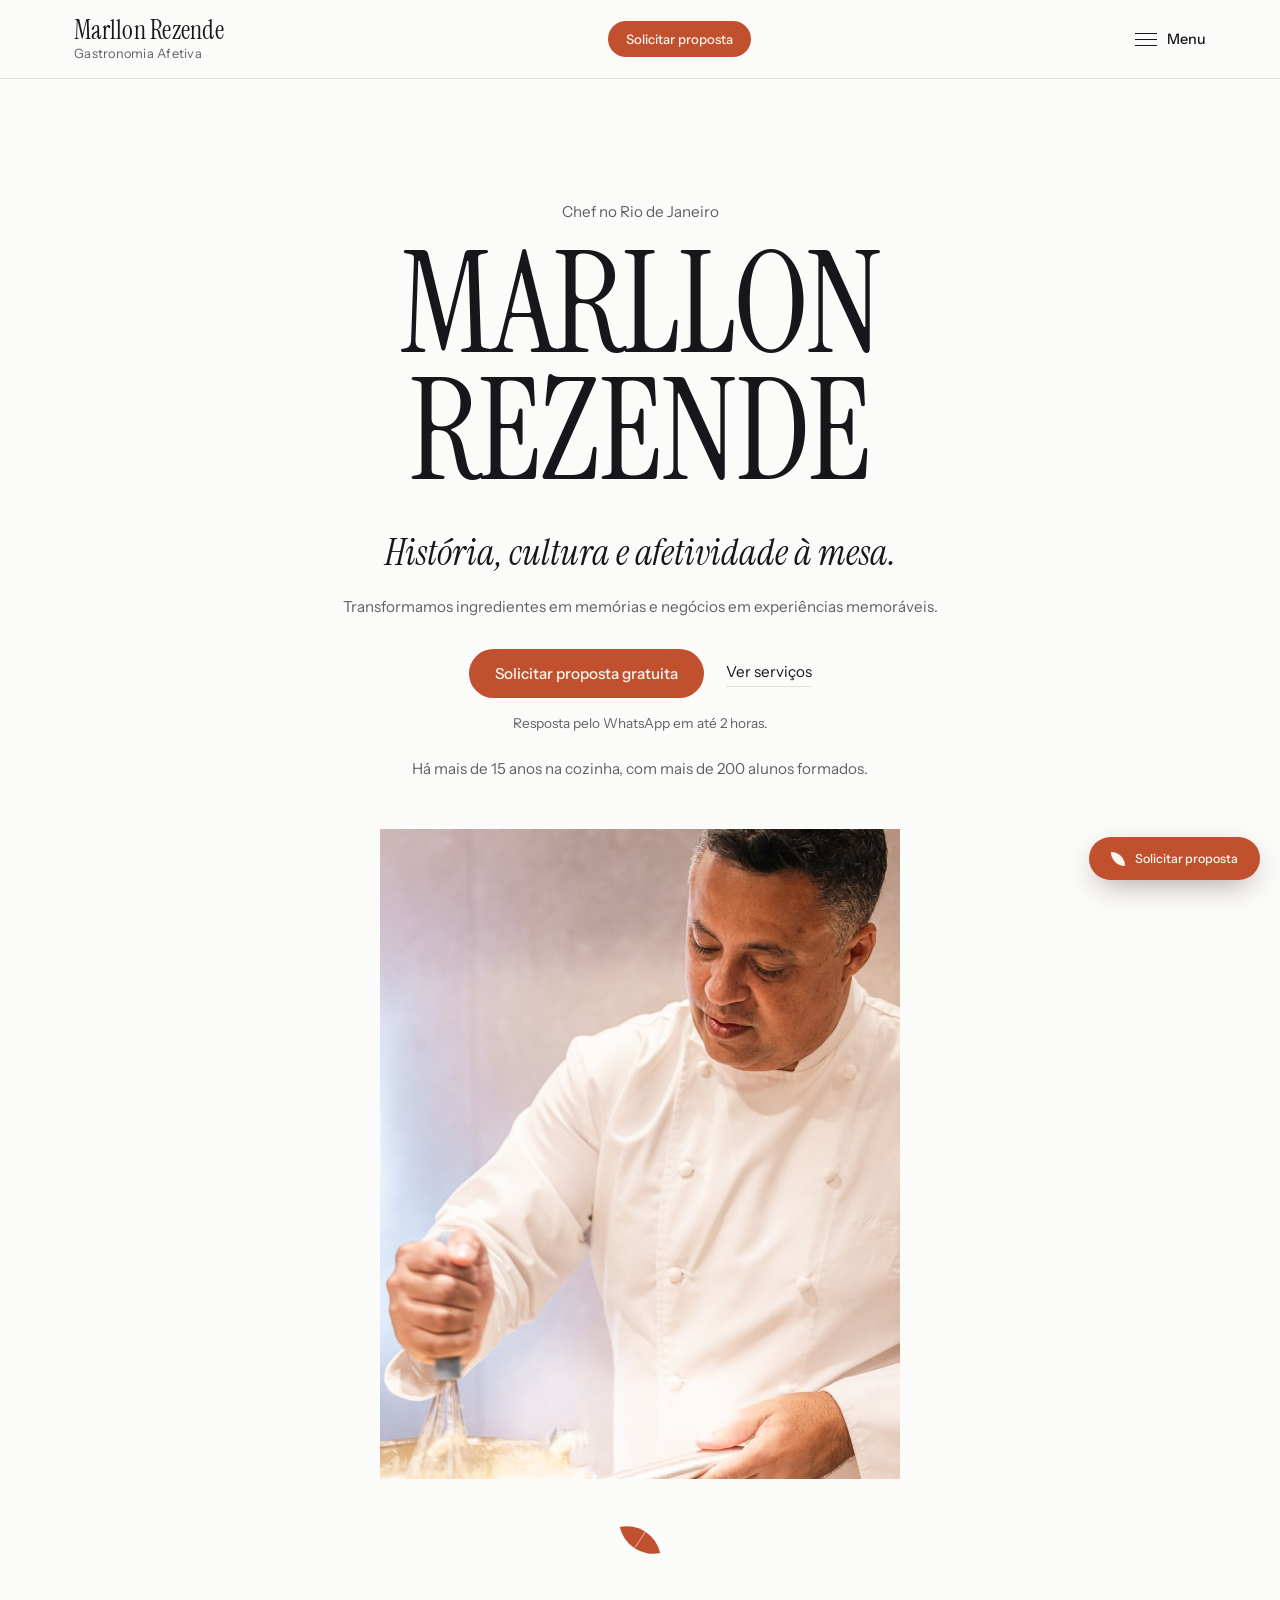
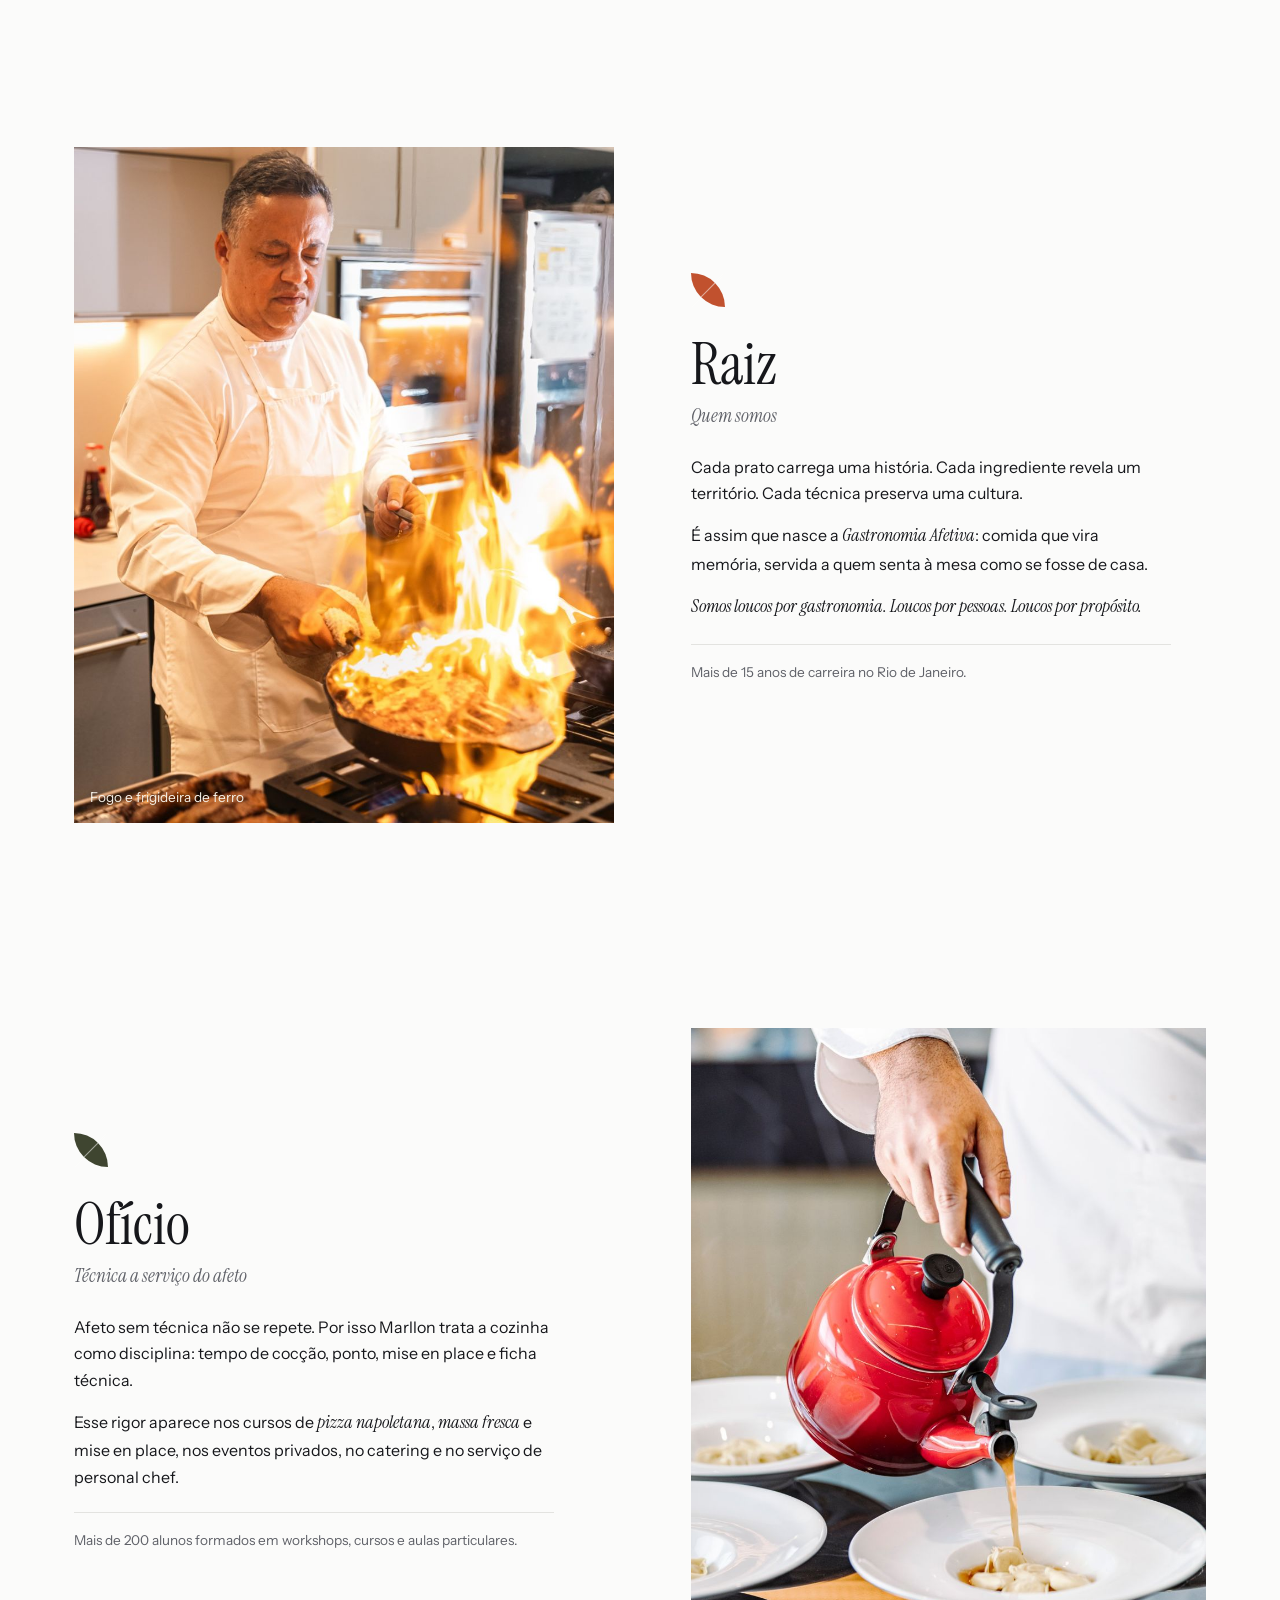
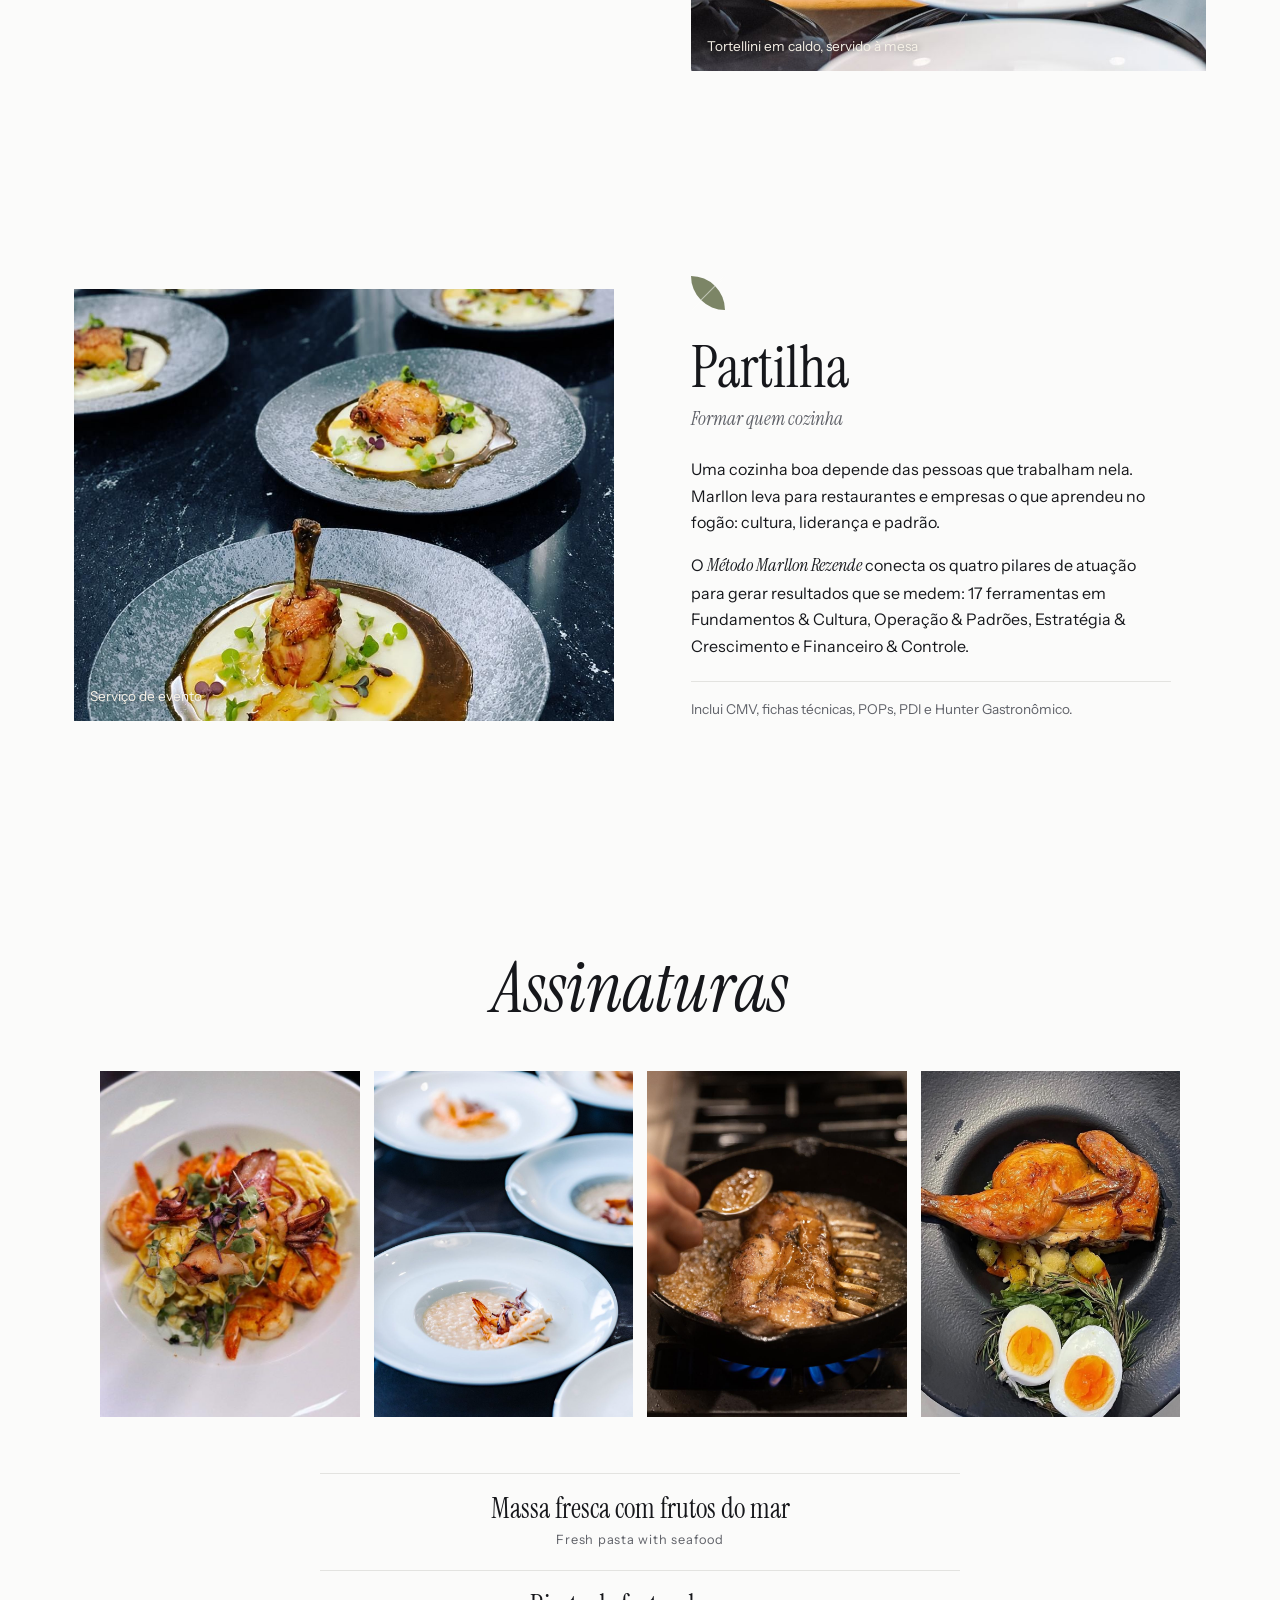
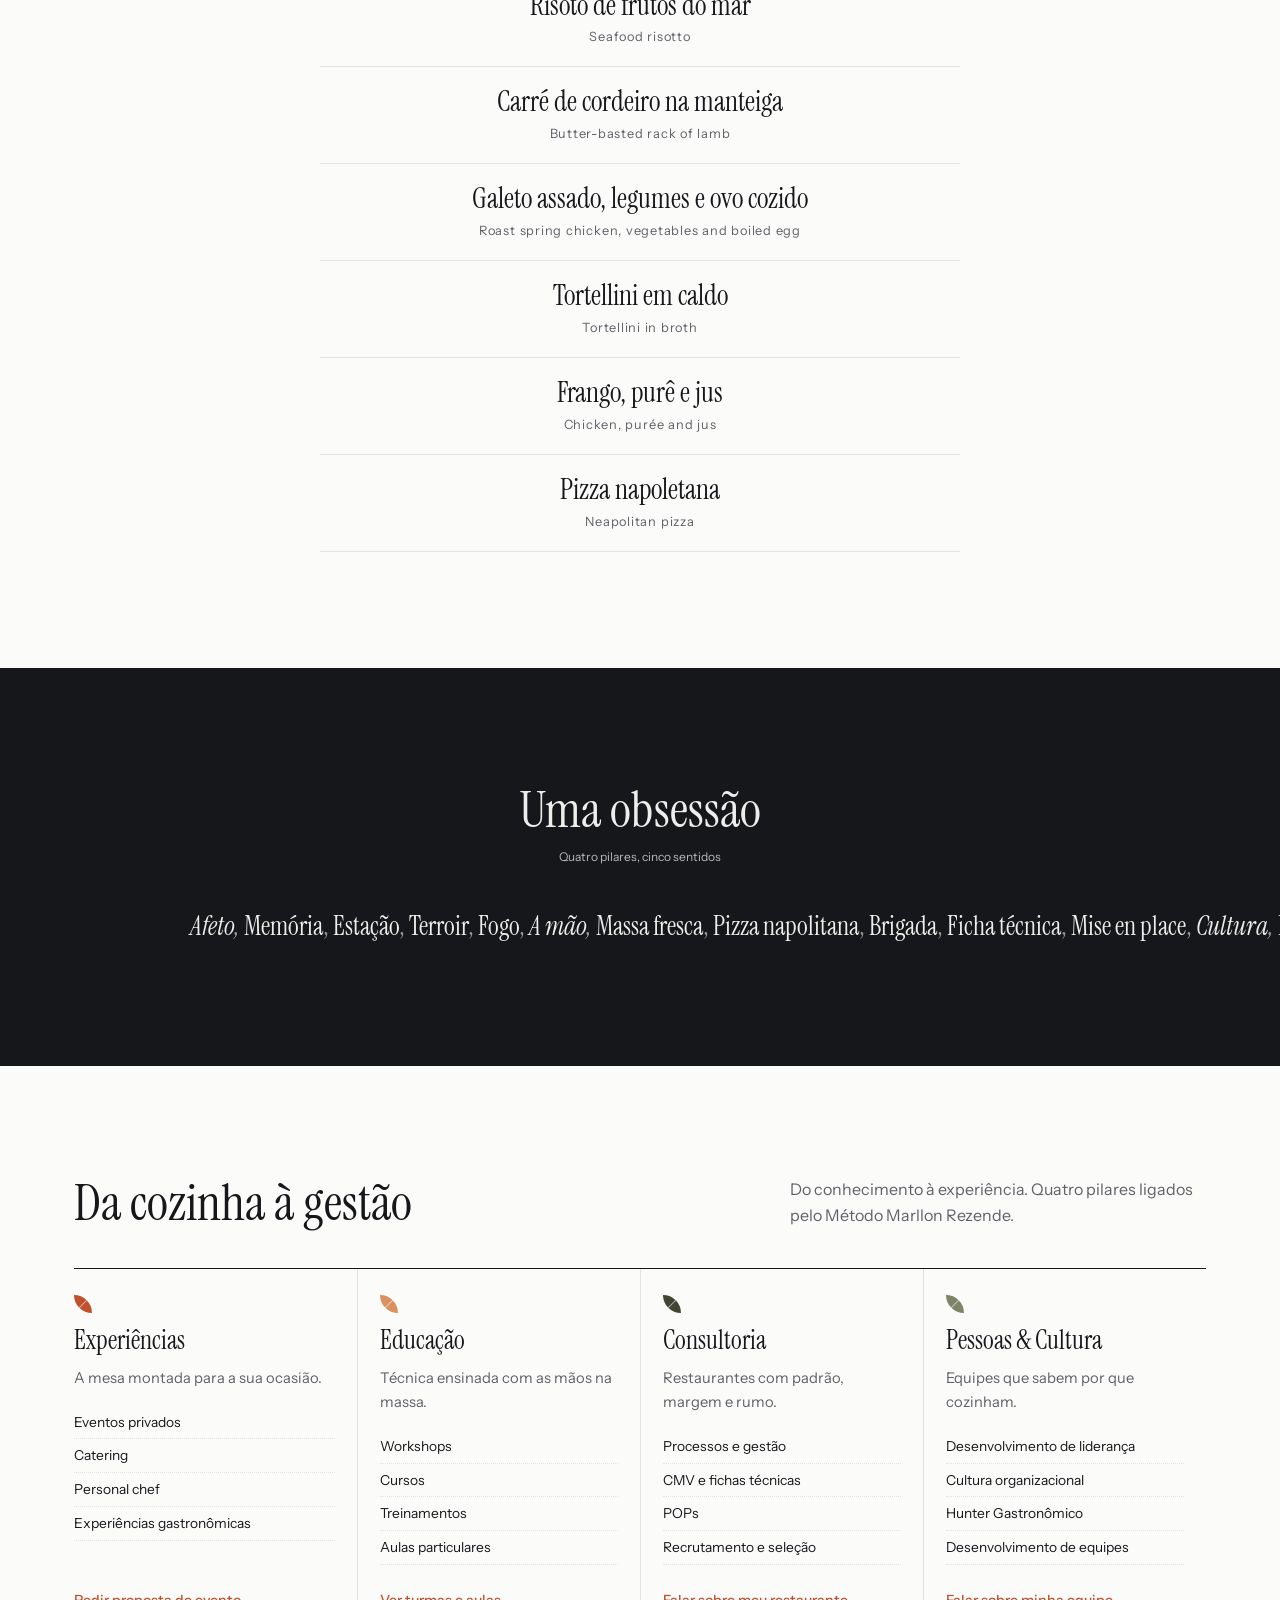
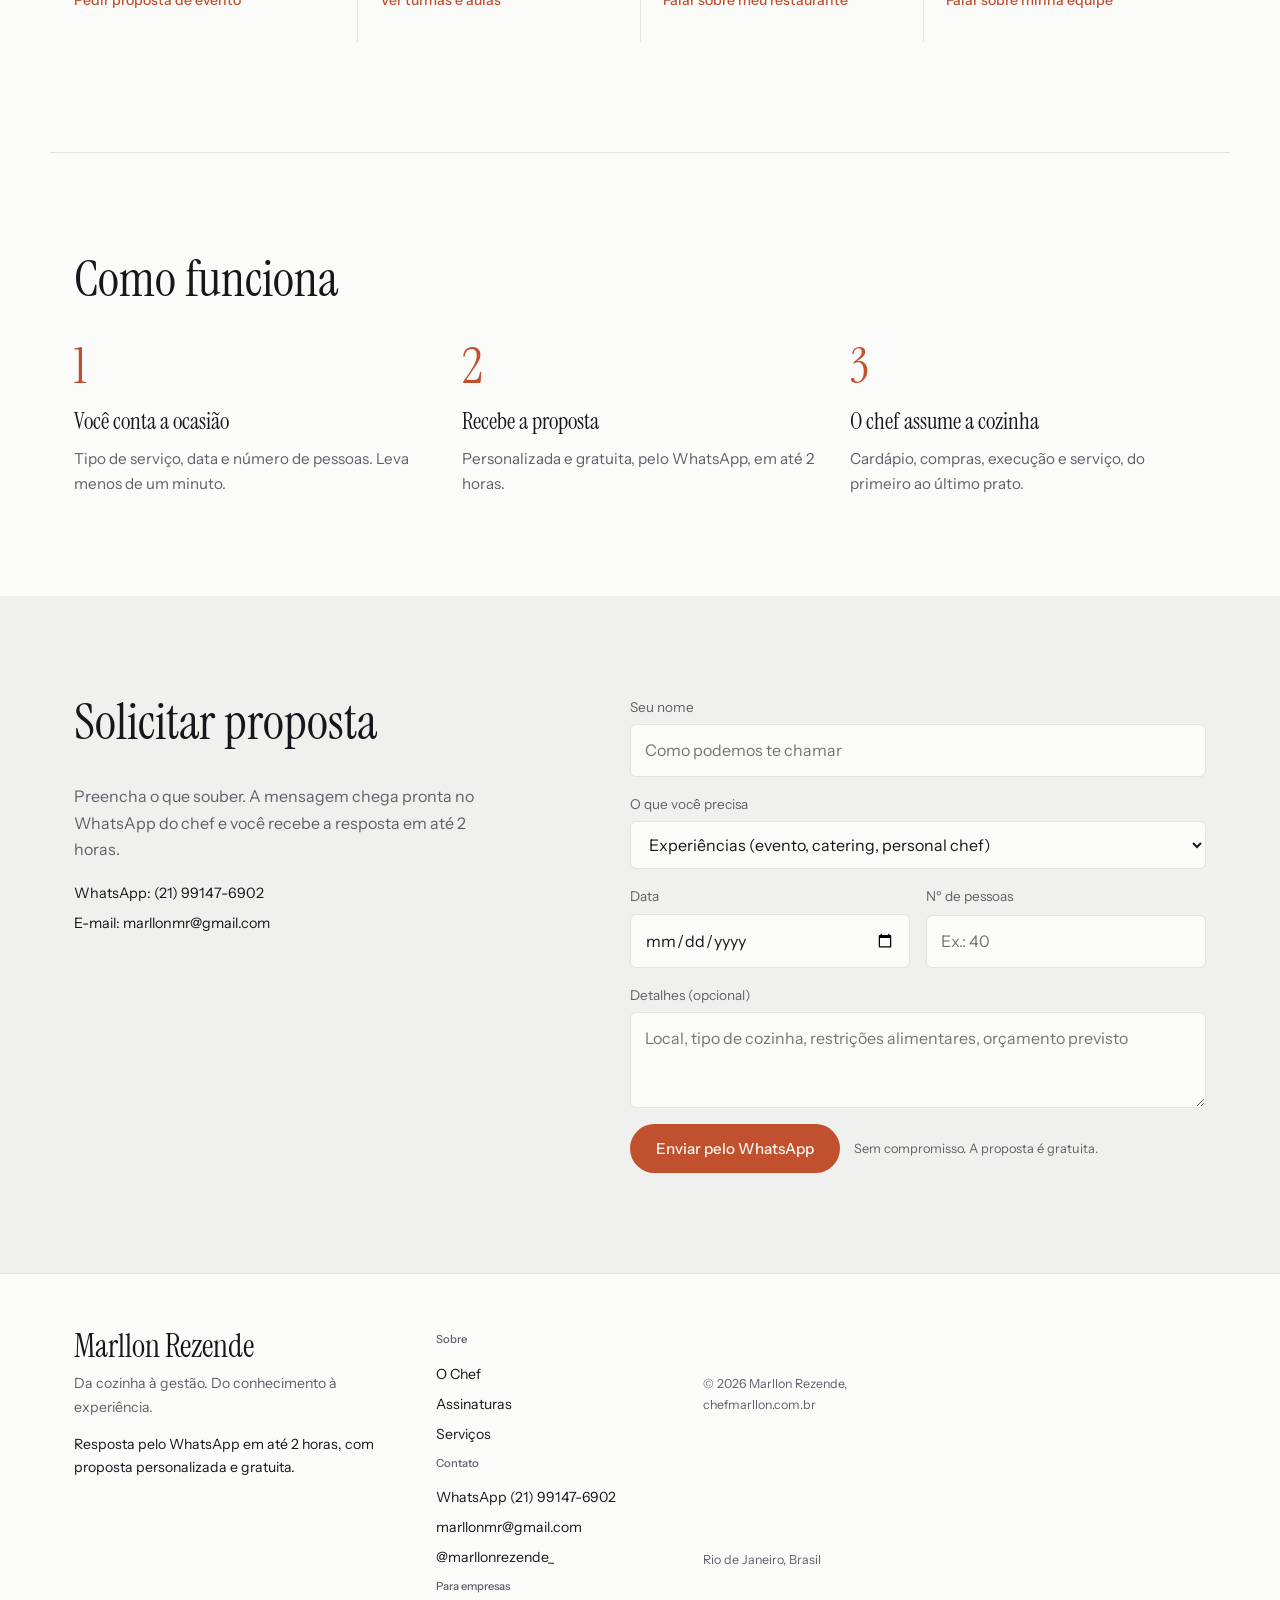
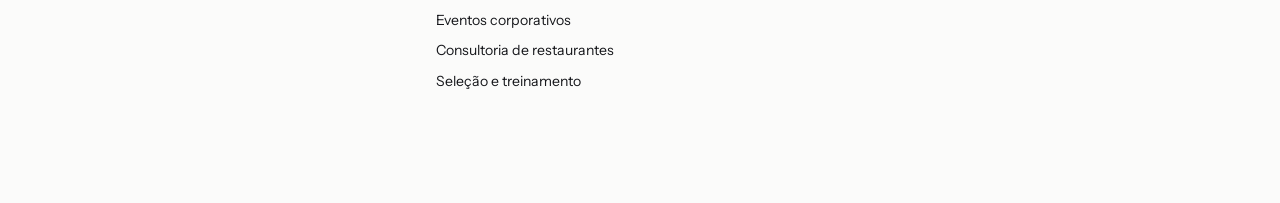
<file: index.html>
<!doctype html>
<html lang="pt-BR">
<head>
<meta charset="utf-8">
<meta name="viewport" content="width=device-width, initial-scale=1, viewport-fit=cover">
<title>Chef Marllon Rezende</title>
<meta name="description" content="Marllon Rezende — Gastronomia Afetiva. Chef, educador e consultor no Rio de Janeiro.">
<link rel="preconnect" href="https://fonts.googleapis.com">
<link rel="preconnect" href="https://fonts.gstatic.com" crossorigin>
<link rel="stylesheet" href="https://fonts.googleapis.com/css2?family=Instrument+Serif:ital@0;1&family=Instrument+Sans:wght@400;500;600&display=swap">
<style>
*,::before,::after{box-sizing:border-box}body{margin:0}img{max-width:100%}[hidden]{display:none!important}

/* Layout: página-livro de chef, capítulos alternados imagem/texto. Base: porcelana branca e mármore negro, como nas fotos do chef. Terracota só no que leva à proposta. */
:root{
  --paper:#FBFBFA;
  --ink:#16171B;
  --muted:#5F6168;
  --line:#E3E3E0;
  --terracota:#C1512E;
  --salvia:#7C8566;
  --oliva:#3F4530;
  --dourado:#D9915F;
  --panel:#F0F0EE;
  --display:"Instrument Serif","Cormorant Garamond",Georgia,serif;
  --body:"Instrument Sans","Helvetica Neue",Arial,sans-serif;
}
@media (prefers-color-scheme:dark){:root:not([data-theme="light"]){
  --paper:#121317;--ink:#EDEDEA;--muted:#A2A3A8;--line:#2C2E33;--panel:#1B1C21;
  --terracota:#D9673F;--salvia:#9AA383;--oliva:#B8BF9E;--dourado:#E3A272;color-scheme:dark}}
:root[data-theme="dark"]{
  --paper:#121317;--ink:#EDEDEA;--muted:#A2A3A8;--line:#2C2E33;--panel:#1B1C21;
  --terracota:#D9673F;--salvia:#9AA383;--oliva:#B8BF9E;--dourado:#E3A272;color-scheme:dark}

*{box-sizing:border-box}
html{scroll-behavior:smooth}
@media (prefers-reduced-motion:reduce){html{scroll-behavior:auto}*{animation:none!important;transition:none!important}}
body{background:var(--paper);color:var(--ink);font-family:var(--body);font-size:16px;line-height:1.65;-webkit-font-smoothing:antialiased}
body::before{content:"";position:fixed;inset:0 0 auto;height:env(safe-area-inset-top,0px);z-index:10;background:var(--paper)}
a{color:inherit}
a:focus-visible,button:focus-visible{outline:2px solid var(--terracota);outline-offset:3px}
.wrap{max-width:1180px;margin:0 auto;padding-left:max(24px,env(safe-area-inset-left,0px));padding-right:max(24px,env(safe-area-inset-right,0px))}

/* Header */
header{position:sticky;top:env(safe-area-inset-top,0px);z-index:20;background:color-mix(in srgb,var(--paper) 92%,transparent);backdrop-filter:blur(8px);border-bottom:1px solid var(--line)}
.bar{display:flex;align-items:center;justify-content:space-between;gap:16px;padding-block:18px}
.logo{font-family:var(--display);font-size:1.6rem;letter-spacing:.01em;text-decoration:none;line-height:1}
.logo small{display:block;font-family:var(--body);font-size:.8rem;color:var(--muted);margin-top:4px}
.lang{display:flex;gap:10px;font-size:.72rem;color:var(--muted)}
.lang b{color:var(--ink);font-weight:600}
.menu-btn{background:none;border:0;cursor:pointer;font:500 .9rem var(--body);color:var(--ink);display:flex;align-items:center;gap:10px;padding:8px 0}
.menu-btn i{display:block;width:22px;height:1px;background:currentColor;box-shadow:0 6px 0 currentColor,0 -6px 0 currentColor}
nav.drawer{border-top:1px solid var(--line)}
nav.drawer ul{list-style:none;margin:0;padding-block:28px 34px;display:grid;grid-template-columns:repeat(auto-fit,minmax(170px,1fr));gap:6px 28px}
nav.drawer a{font-family:var(--display);font-size:1.7rem;text-decoration:none;line-height:1.5;transition:color .2s}
nav.drawer a:hover{color:var(--terracota)}

/* Hero */
.hero{padding-block:clamp(56px,10vw,120px) clamp(40px,7vw,80px);text-align:center}
.eyebrow{font-size:.95rem;color:var(--muted)}
h1{font-family:var(--display);font-weight:400;font-size:clamp(3.2rem,11vw,9rem);line-height:.9;letter-spacing:-.01em;margin:18px 0 34px;text-transform:uppercase;text-wrap:balance}
.quote{font-family:var(--display);font-style:italic;font-size:clamp(1.4rem,3.2vw,2.3rem);line-height:1.25;max-width:22em;margin:0 auto;text-wrap:balance}
.quote-sub{margin-top:18px;font-size:.95rem;color:var(--muted)}
.stats{margin:22px auto 0;font-size:.95rem;color:var(--muted);max-width:34rem}
.leaf{display:inline-block;width:34px;height:34px;border-radius:0 100% 0 100%;background:var(--c,var(--salvia));position:relative;flex:none}
.leaf::after{content:"";position:absolute;left:50%;top:50%;width:140%;height:1px;background:var(--paper);transform:translate(-50%,-50%) rotate(-45deg);opacity:.55}
.hero .leaf{margin-top:44px;--c:var(--terracota);transform:rotate(-12deg)}

/* Chapters */
.chapter{display:grid;grid-template-columns:1.05fr 1fr;gap:clamp(32px,6vw,96px);align-items:center;padding-block:clamp(48px,8vw,110px)}
.chapter.rev .photo{order:2}
.chapter .txt{min-width:0;max-width:30rem;position:relative}
.chapter .leaf{margin-bottom:22px}
.chapter h2{font-family:var(--display);font-weight:400;font-size:clamp(2.2rem,5vw,3.6rem);line-height:1;margin:0 0 6px}
.chapter .num{font-size:.95rem;font-style:italic;font-family:var(--display);font-size:1.2rem;color:var(--muted);margin-bottom:22px;display:block}
.chapter p{margin:0 0 14px;color:var(--ink)}
.chapter p em{font-family:var(--display);font-size:1.15em}
.chapter .fact{margin-top:22px;padding-top:16px;border-top:1px solid var(--line);font-size:.85rem;color:var(--muted)}

.photo{position:relative;aspect-ratio:4/5;max-width:100%;overflow:hidden;background:var(--panel)}
.photo.land{aspect-ratio:5/4}
.photo .img{position:absolute;inset:0;width:100%;height:100%;object-fit:cover}
.hero-photo{max-width:min(520px,100%);margin:48px auto 0}
.plates{display:grid;grid-template-columns:repeat(4,1fr);gap:14px;margin:0 auto 56px;max-width:1080px}
.plates .photo{aspect-ratio:3/4}
@media (max-width:860px){.plates{grid-template-columns:1fr 1fr}}
.photo figcaption{position:absolute;left:16px;bottom:14px;font-size:.85rem;color:#F7F2E8;text-shadow:0 1px 6px rgba(0,0,0,.35)}

.cta-row{display:flex;justify-content:center;flex-wrap:wrap;gap:12px 22px;align-items:center;margin-top:30px}
.btn{display:inline-flex;align-items:center;gap:10px;background:var(--terracota);color:#FBF6EE;text-decoration:none;padding:15px 26px;border-radius:999px;font:500 .95rem var(--body);border:0;cursor:pointer;transition:transform .2s,background .2s}
.btn:hover{transform:translateY(-1px);background:color-mix(in srgb,var(--terracota) 88%,#000)}
.btn-ghost{color:var(--ink);text-decoration:none;font-size:.95rem;border-bottom:1px solid var(--line);padding-bottom:2px}
.btn-ghost:hover{border-color:var(--terracota);color:var(--terracota)}
.promise{width:100%;font-size:.85rem;color:var(--muted);margin:2px 0 0}
.head-cta{font-size:.82rem;padding:10px 18px}
@media (max-width:860px){.head-cta{display:none}}
.pill .go{margin-top:auto;padding-top:14px;font-size:.88rem;color:var(--terracota);text-decoration:none;font-weight:500}
.pill .go:hover{text-decoration:underline;text-underline-offset:4px}
.steps{padding-block:clamp(56px,8vw,100px);border-top:1px solid var(--line)}
.steps h2,.prop h2{font-family:var(--display);font-weight:400;font-size:clamp(2rem,4.6vw,3.2rem);margin:0 0 36px;line-height:1}
.steps ol{list-style:none;margin:0;padding:0;display:grid;grid-template-columns:repeat(3,1fr);gap:32px;counter-reset:s}
.steps li{counter-increment:s;min-width:0}
.steps li::before{content:counter(s);display:block;font-family:var(--display);font-size:3.2rem;line-height:1;color:var(--terracota);margin-bottom:10px}
.steps h4{font-family:var(--display);font-weight:400;font-size:1.45rem;margin:0 0 6px}
.steps p{margin:0;color:var(--muted);font-size:.95rem}
.prop{background:var(--panel);padding-block:clamp(56px,8vw,100px)}
.prop-grid{display:grid;grid-template-columns:1fr 1.2fr;gap:clamp(32px,6vw,80px);align-items:start}
.prop-grid > *{min-width:0}
.prop .lead{color:var(--muted);max-width:26rem;margin:0 0 20px}
.prop .contact-alt{font-size:.9rem;display:grid;gap:6px}
form.f{display:grid;grid-template-columns:1fr 1fr;gap:16px}
.f .full{grid-column:1/-1}
.f label{display:grid;gap:6px;font-size:.85rem;color:var(--muted)}
.f input,.f select,.f textarea{font:inherit;font-size:1rem;color:var(--ink);background:var(--paper);border:1px solid var(--line);border-radius:6px;padding:12px 14px;width:100%}
.f input:focus,.f select:focus,.f textarea:focus{outline:2px solid var(--terracota);outline-offset:1px;border-color:transparent}
.f textarea{min-height:96px;resize:vertical}
.f .send{grid-column:1/-1;display:flex;flex-wrap:wrap;align-items:center;gap:14px}
.f small{color:var(--muted);font-size:.8rem}
@media (max-width:860px){.steps ol{grid-template-columns:1fr}.prop-grid{grid-template-columns:1fr}}
@media (max-width:520px){form.f{grid-template-columns:1fr}}
.divider{display:flex;align-items:center;gap:18px;color:var(--muted)}
.divider::before,.divider::after{content:"";flex:1;height:1px;background:var(--line)}

/* Signature */
.sig{padding-block:clamp(64px,9vw,120px);text-align:center}
.sig h2{font-family:var(--display);font-weight:400;font-style:italic;font-size:clamp(2.4rem,6vw,4.4rem);margin:0 0 48px;line-height:1}
.dishes{list-style:none;margin:0 auto;padding:0;max-width:640px}
.dishes li{padding-block:18px;border-bottom:1px solid var(--line)}
.dishes li:first-child{border-top:1px solid var(--line)}
.dishes .pt{font-family:var(--display);font-size:clamp(1.35rem,2.6vw,1.75rem);line-height:1.2;display:block}
.dishes .en{font-size:.8rem;letter-spacing:.06em;color:var(--muted)}
.dishes li:hover .pt{color:var(--terracota)}

/* Obsession */
.obs{background:#16171B;color:#EDEDEA;padding-block:clamp(64px,9vw,120px);text-align:center}
:root[data-theme="dark"] .obs{background:#0B0C0E}
@media (prefers-color-scheme:dark){:root:not([data-theme="light"]) .obs{background:#0B0C0E}}
.obs h3{font-family:var(--display);font-weight:400;font-size:clamp(1.9rem,4.4vw,3.2rem);margin:0 0 10px;line-height:1.05}
.obs .sub{font-size:.75rem;opacity:.75;margin-bottom:38px}
.tags{max-width:900px;margin:0 auto;font-family:var(--display);font-size:clamp(1.15rem,2.4vw,1.6rem);line-height:1.8;text-wrap:balance}
.tags span{white-space:nowrap}
.tags span:not(:last-child)::after{content:", ";opacity:.6}
.tags .hl{font-style:italic}

/* Pillars */
.pillars{padding-block:clamp(64px,9vw,110px)}
.pillars .head{display:flex;justify-content:space-between;align-items:end;gap:24px;flex-wrap:wrap;margin-bottom:40px}
.pillars h2{font-family:var(--display);font-weight:400;font-size:clamp(2rem,4.6vw,3.2rem);margin:0;line-height:1}
.pillars .head p{max-width:26rem;margin:0;color:var(--muted)}
.grid4{display:grid;grid-template-columns:repeat(4,1fr);border-top:1px solid var(--ink)}
.pill{padding:26px 22px 30px 0;min-width:0;display:flex;flex-direction:column;gap:10px}
.pill + .pill{padding-left:22px;border-left:1px solid var(--line)}
.pill .leaf{width:18px;height:18px}
.pill h4{font-family:var(--display);font-weight:400;font-size:1.6rem;margin:4px 0 0;line-height:1.1}
.pill p{margin:0;font-size:.92rem;color:var(--muted)}
.pill ul{list-style:none;margin:6px 0 0;padding:0;font-size:.86rem}
.pill li{padding-block:5px;border-bottom:1px dotted var(--line)}

/* Footer */
footer{border-top:1px solid var(--line);padding-block:56px 110px;font-size:.88rem}
.fgrid{display:grid;grid-template-columns:1.4fr 1fr 1fr 1fr;gap:32px}
.fgrid h5{font-size:.7rem;color:var(--muted);font-weight:500;margin:0 0 14px}
.fgrid ul{list-style:none;margin:0;padding:0;display:grid;gap:7px}
.fgrid a{text-decoration:none}
.fgrid a:hover{color:var(--terracota)}
.sel{user-select:all}
.fbrand{font-family:var(--display);font-size:2rem;line-height:1}
.legal{margin-top:44px;display:flex;justify-content:space-between;flex-wrap:wrap;gap:12px;color:var(--muted);font-size:.78rem}

/* Floating CTA */
.book{position:fixed;right:calc(20px + env(safe-area-inset-right,0px));bottom:calc(20px + env(safe-area-inset-bottom,0px));z-index:30;display:flex;align-items:center;gap:10px;background:var(--terracota);color:#FBF6EE;text-decoration:none;padding:14px 22px;border-radius:999px;font:500 .78rem var(--body);box-shadow:0 10px 30px -10px rgba(60,20,8,.5);transition:transform .2s}
.book:hover{transform:translateY(-2px)}
.book .leaf{width:14px;height:14px;--c:#FBF6EE}
.book .leaf::after{display:none}

@media (max-width:860px){
  .chapter{grid-template-columns:1fr}
  .chapter.rev .photo{order:0}
  .grid4{grid-template-columns:1fr 1fr}
  .pill:nth-child(3){padding-left:0;border-left:0}
  .pill:nth-child(n+3){border-top:1px solid var(--line)}
  .fgrid{grid-template-columns:1fr 1fr}
  .lang{display:none}
}
@media (max-width:520px){
  .grid4{grid-template-columns:1fr}
  .pill,.pill + .pill{padding-left:0;border-left:0}
  .pill + .pill{border-top:1px solid var(--line)}
  .fgrid{grid-template-columns:1fr}
  .wrap{padding-left:max(16px,env(safe-area-inset-left,0px));padding-right:max(16px,env(safe-area-inset-right,0px))}
}
</style>
</head>
<body>

<header>
  <div class="wrap bar">
    <a class="logo" href="#top">Marllon Rezende<small>Gastronomia Afetiva</small></a>
    <a class="btn head-cta" href="#proposta">Solicitar proposta</a>
    <button class="menu-btn" id="menuBtn" aria-expanded="false" aria-controls="drawer"><i></i>Menu</button>
  </div>
  <nav class="drawer wrap" id="drawer" hidden>
    <ul>
      <li><a href="#chef">O Chef</a></li>
      <li><a href="#assinatura">Assinaturas</a></li>
      <li><a href="#pilares">Experiências</a></li>
      <li><a href="#pilares">Educação</a></li>
      <li><a href="#pilares">Consultoria</a></li>
      <li><a href="#pilares">Pessoas &amp; Cultura</a></li>
      <li><a href="#proposta">Solicitar proposta</a></li>
      <li><a href="#contato">Contato</a></li>
    </ul>
  </nav>
</header>

<main id="top">
  <section class="hero wrap" id="chef">
    <div class="eyebrow">Chef no Rio de Janeiro</div>
    <h1>Marllon<br>Rezende</h1>
    <p class="quote">História, cultura e afetividade à mesa.</p>
    <p class="quote-sub">Transformamos ingredientes em memórias e negócios em experiências memoráveis.</p>
    <div class="cta-row">
      <a class="btn" href="#proposta">Solicitar proposta gratuita</a>
      <a class="btn-ghost" href="#pilares">Ver serviços</a>
      <p class="promise">Resposta pelo WhatsApp em até 2 horas.</p>
    </div>
    <p class="stats">Há mais de 15 anos na cozinha, com mais de 200 alunos formados.</p>
    <figure class="photo hero-photo"><img class="img" src="img/chef-batedor.jpg" alt="Chef Marllon Rezende de dólmã branca, batendo um purê na panela" style="object-position:60% 20%"></figure>
    <span class="leaf" aria-hidden="true"></span>
  </section>

  <section class="wrap chapter">
    <figure class="photo" style="margin:0"><img class="img" src="img/chef-chamas.jpg" alt="Chef Marllon flambando uma frigideira de ferro no fogão" loading="lazy"><figcaption>Fogo e frigideira de ferro</figcaption></figure>
    <div class="txt">
      <span class="leaf" style="--c:var(--terracota)" aria-hidden="true"></span>
      <h2>Raiz</h2>
      <span class="num">Quem somos</span>
      <p>Cada prato carrega uma história. Cada ingrediente revela um território. Cada técnica preserva uma cultura.</p>
      <p>É assim que nasce a <em>Gastronomia Afetiva</em>: comida que vira memória, servida a quem senta à mesa como se fosse de casa.</p>
      <p><em>Somos loucos por gastronomia. Loucos por pessoas. Loucos por propósito.</em></p>
      <p class="fact">Mais de 15 anos de carreira no Rio de Janeiro.</p>
    </div>
  </section>

  <section class="wrap chapter rev">
    <figure class="photo" style="margin:0"><img class="img" src="img/chaleira.jpg" alt="Caldo servido da chaleira vermelha sobre tortellini de massa fresca" loading="lazy"><figcaption>Tortellini em caldo, servido à mesa</figcaption></figure>
    <div class="txt">
      <span class="leaf" style="--c:var(--oliva)" aria-hidden="true"></span>
      <h2>Ofício</h2>
      <span class="num">Técnica a serviço do afeto</span>
      <p>Afeto sem técnica não se repete. Por isso Marllon trata a cozinha como disciplina: tempo de cocção, ponto, mise en place e ficha técnica.</p>
      <p>Esse rigor aparece nos cursos de <em>pizza napoletana</em>, <em>massa fresca</em> e mise en place, nos eventos privados, no catering e no serviço de personal chef.</p>
      <p class="fact">Mais de 200 alunos formados em workshops, cursos e aulas particulares.</p>
    </div>
  </section>

  <section class="wrap chapter">
    <figure class="photo land" style="margin:0"><img class="img" src="img/frango-pure.jpg" alt="Pratos de frango sobre purê e jus alinhados para o serviço" loading="lazy" style="object-position:50% 70%"><figcaption>Serviço de evento</figcaption></figure>
    <div class="txt">
      <span class="leaf" style="--c:var(--salvia)" aria-hidden="true"></span>
      <h2>Partilha</h2>
      <span class="num">Formar quem cozinha</span>
      <p>Uma cozinha boa depende das pessoas que trabalham nela. Marllon leva para restaurantes e empresas o que aprendeu no fogão: cultura, liderança e padrão.</p>
      <p>O <em>Método Marllon Rezende</em> conecta os quatro pilares de atuação para gerar resultados que se medem: 17 ferramentas em Fundamentos &amp; Cultura, Operação &amp; Padrões, Estratégia &amp; Crescimento e Financeiro &amp; Controle.</p>
      <p class="fact">Inclui CMV, fichas técnicas, POPs, PDI e Hunter Gastronômico.</p>
    </div>
  </section>

  <section class="sig wrap" id="assinatura">
    <h2>Assinaturas</h2>
    <div class="plates">
      <figure class="photo" style="margin:0"><img class="img" src="img/massa-frutos-do-mar.jpg" alt="Massa fresca com camarão e lula" loading="lazy"></figure>
      <figure class="photo" style="margin:0"><img class="img" src="img/risoto.jpg" alt="Risoto de frutos do mar" loading="lazy" style="object-position:50% 75%"></figure>
      <figure class="photo" style="margin:0"><img class="img" src="img/cordeiro.jpg" alt="Carré de cordeiro regado na manteiga em frigideira de ferro" loading="lazy"></figure>
      <figure class="photo" style="margin:0"><img class="img" src="img/galeto.jpg" alt="Galeto assado com legumes e ovo cozido" loading="lazy"></figure>
    </div>
    <ul class="dishes">
      <li><span class="pt">Massa fresca com frutos do mar</span><span class="en">Fresh pasta with seafood</span></li>
      <li><span class="pt">Risoto de frutos do mar</span><span class="en">Seafood risotto</span></li>
      <li><span class="pt">Carré de cordeiro na manteiga</span><span class="en">Butter-basted rack of lamb</span></li>
      <li><span class="pt">Galeto assado, legumes e ovo cozido</span><span class="en">Roast spring chicken, vegetables and boiled egg</span></li>
      <li><span class="pt">Tortellini em caldo</span><span class="en">Tortellini in broth</span></li>
      <li><span class="pt">Frango, purê e jus</span><span class="en">Chicken, purée and jus</span></li>
      <li><span class="pt">Pizza napoletana</span><span class="en">Neapolitan pizza</span></li>
    </ul>
  </section>

  <section class="obs">
    <div class="wrap">
      <h3>Uma obsessão</h3>
      <div class="sub">Quatro pilares, cinco sentidos</div>
      <p class="tags">
        <span class="hl">Afeto</span><span>Memória</span><span>Estação</span><span>Terroir</span><span>Fogo</span><span class="hl">A mão</span><span>Massa fresca</span><span>Pizza napolitana</span><span>Brigada</span><span>Ficha técnica</span><span>Mise en place</span><span class="hl">Cultura</span><span>Liderança</span><span>Pessoas</span><span>Mesa</span><span>Transmissão</span><span>Cozinha brasileira</span><span class="hl">Partilha</span>
      </p>
    </div>
  </section>

  <section class="pillars wrap" id="pilares">
    <div class="head">
      <h2>Da cozinha à gestão</h2>
      <p>Do conhecimento à experiência. Quatro pilares ligados pelo Método Marllon Rezende.</p>
    </div>
    <div class="grid4">
      <div class="pill"><span class="leaf" style="--c:var(--terracota)" aria-hidden="true"></span><h4>Experiências</h4><p>A mesa montada para a sua ocasião.</p><ul><li>Eventos privados</li><li>Catering</li><li>Personal chef</li><li>Experiências gastronômicas</li></ul><a class="go" href="#proposta" data-svc="Experiências">Pedir proposta de evento</a></div>
      <div class="pill"><span class="leaf" style="--c:var(--dourado)" aria-hidden="true"></span><h4>Educação</h4><p>Técnica ensinada com as mãos na massa.</p><ul><li>Workshops</li><li>Cursos</li><li>Treinamentos</li><li>Aulas particulares</li></ul><a class="go" href="#proposta" data-svc="Educação">Ver turmas e aulas</a></div>
      <div class="pill"><span class="leaf" style="--c:var(--oliva)" aria-hidden="true"></span><h4>Consultoria</h4><p>Restaurantes com padrão, margem e rumo.</p><ul><li>Processos e gestão</li><li>CMV e fichas técnicas</li><li>POPs</li><li>Recrutamento e seleção</li></ul><a class="go" href="#proposta" data-svc="Consultoria">Falar sobre meu restaurante</a></div>
      <div class="pill"><span class="leaf" style="--c:var(--salvia)" aria-hidden="true"></span><h4>Pessoas &amp; Cultura</h4><p>Equipes que sabem por que cozinham.</p><ul><li>Desenvolvimento de liderança</li><li>Cultura organizacional</li><li>Hunter Gastronômico</li><li>Desenvolvimento de equipes</li></ul><a class="go" href="#proposta" data-svc="Pessoas & Cultura">Falar sobre minha equipe</a></div>
    </div>
  </section>
</main>

<section class="steps wrap" aria-labelledby="como">
  <h2 id="como">Como funciona</h2>
  <ol>
    <li><h4>Você conta a ocasião</h4><p>Tipo de serviço, data e número de pessoas. Leva menos de um minuto.</p></li>
    <li><h4>Recebe a proposta</h4><p>Personalizada e gratuita, pelo WhatsApp, em até 2 horas.</p></li>
    <li><h4>O chef assume a cozinha</h4><p>Cardápio, compras, execução e serviço, do primeiro ao último prato.</p></li>
  </ol>
</section>

<section class="prop" id="proposta" aria-labelledby="prop-t">
  <div class="wrap prop-grid">
    <div>
      <h2 id="prop-t">Solicitar proposta</h2>
      <p class="lead">Preencha o que souber. A mensagem chega pronta no WhatsApp do chef e você recebe a resposta em até 2 horas.</p>
      <div class="contact-alt">
        <span>WhatsApp: <span class="sel">(21) 99147-6902</span></span>
        <span>E-mail: <span class="sel">marllonmr@gmail.com</span></span>
      </div>
    </div>
    <form class="f" id="propForm" novalidate>
      <label class="full">Seu nome<input id="f-nome" name="nome" autocomplete="name" placeholder="Como podemos te chamar"></label>
      <label class="full">O que você precisa
        <select id="f-svc" name="servico">
          <option>Experiências (evento, catering, personal chef)</option>
          <option>Educação (workshop, curso, aula particular)</option>
          <option>Consultoria para restaurante</option>
          <option>Pessoas &amp; Cultura (liderança, equipe, seleção)</option>
        </select>
      </label>
      <label>Data<input id="f-data" name="data" type="date"></label>
      <label>Nº de pessoas<input id="f-pessoas" name="pessoas" type="number" min="1" inputmode="numeric" placeholder="Ex.: 40"></label>
      <label class="full">Detalhes (opcional)<textarea id="f-det" name="detalhes" placeholder="Local, tipo de cozinha, restrições alimentares, orçamento previsto"></textarea></label>
      <div class="send">
        <a class="btn" id="f-send" href="https://wa.me/5521991476902" target="_blank" rel="noopener">Enviar pelo WhatsApp</a>
        <small>Sem compromisso. A proposta é gratuita.</small>
      </div>
    </form>
  </div>
</section>

<footer id="contato">
  <div class="wrap">
    <div class="fgrid">
      <div><div class="fbrand">Marllon Rezende</div><p style="color:var(--muted);margin:10px 0 0;max-width:20rem">Da cozinha à gestão. Do conhecimento à experiência.</p><p style="margin:14px 0 0;max-width:20rem">Resposta pelo WhatsApp em até 2 horas, com proposta personalizada e gratuita.</p></div>
      <div><h5>Sobre</h5><ul><li><a href="#chef">O Chef</a></li><li><a href="#assinatura">Assinaturas</a></li><li><a href="#pilares">Serviços</a></li>
      <div><h5>Contato</h5><ul>
        <li><a href="https://wa.me/5521991476902" target="_blank" rel="noopener">WhatsApp</a> <span class="sel">(21) 99147-6902</span></li>
        <li><span class="sel">marllonmr@gmail.com</span></li>
        <li><a href="https://www.instagram.com/marllonrezende_/" target="_blank" rel="noopener">@marllonrezende_</a></li>
      </ul></div>
      <div><h5>Para empresas</h5><ul><li>Eventos corporativos</li><li>Consultoria de restaurantes</li><li>Seleção e treinamento</li></ul></div>
    </div>
    <div class="legal"><span>© 2026 Marllon Rezende, chefmarllon.com.br</span><span>Rio de Janeiro, Brasil</span></div>
  </div>
</footer>

<a class="book" href="#proposta"><span class="leaf" aria-hidden="true"></span>Solicitar proposta</a>

<script>
(function(){
  var b=document.getElementById('menuBtn'),d=document.getElementById('drawer');
  b.addEventListener('click',function(){var o=d.hidden;d.hidden=!o;b.setAttribute('aria-expanded',String(o));});
  d.addEventListener('click',function(e){if(e.target.tagName==='A'){d.hidden=true;b.setAttribute('aria-expanded','false');}});
})();
(function(){
  var map={"Experiências":0,"Educação":1,"Consultoria":2,"Pessoas & Cultura":3};
  var sel=document.getElementById('f-svc');
  document.querySelectorAll('.go[data-svc]').forEach(function(a){
    a.addEventListener('click',function(){sel.selectedIndex=map[a.dataset.svc]||0;build();});
  });
  var ids=['f-nome','f-svc','f-data','f-pessoas','f-det'],send=document.getElementById('f-send');
  function v(id){return (document.getElementById(id).value||'').trim();}
  function build(){
    var d=v('f-data'),dt=d?d.split('-').reverse().join('/'):'';
    var m=['Olá, Chef Marllon! Gostaria de uma proposta.'];
    if(v('f-nome'))m.push('Nome: '+v('f-nome'));
    m.push('Serviço: '+v('f-svc'));
    if(dt)m.push('Data: '+dt);
    if(v('f-pessoas'))m.push('Pessoas: '+v('f-pessoas'));
    if(v('f-det'))m.push('Detalhes: '+v('f-det'));
    send.href='https://wa.me/5521991476902?text='+encodeURIComponent(m.join('\n'));
  }
  ids.forEach(function(id){var el=document.getElementById(id);el.addEventListener('input',build);el.addEventListener('change',build);});
  document.getElementById('propForm').addEventListener('submit',function(e){e.preventDefault();});
  build();
  var book=document.querySelector('.book'),prop=document.getElementById('proposta');
  if('IntersectionObserver' in window&&book){new IntersectionObserver(function(es){book.hidden=es[0].isIntersecting;},{threshold:.15}).observe(prop);}
})();
</script>

</body>
</html>
</file>
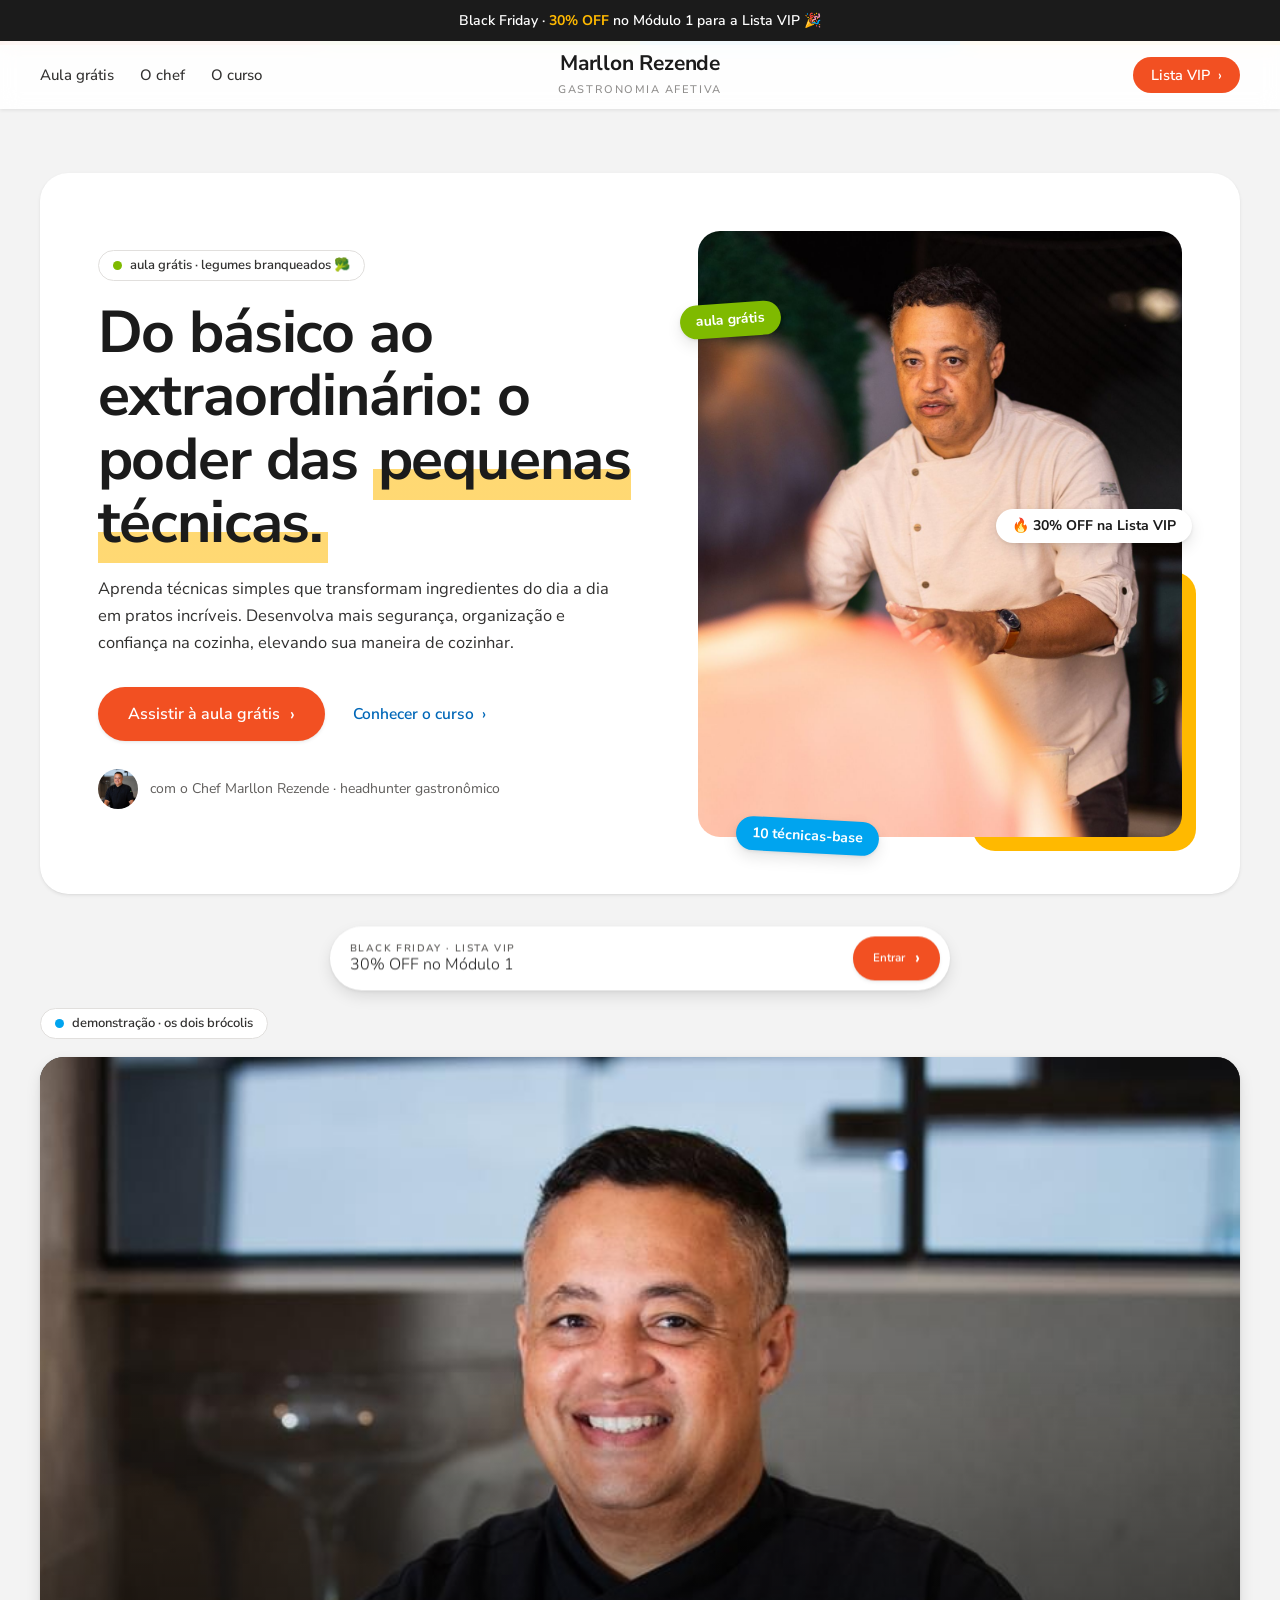
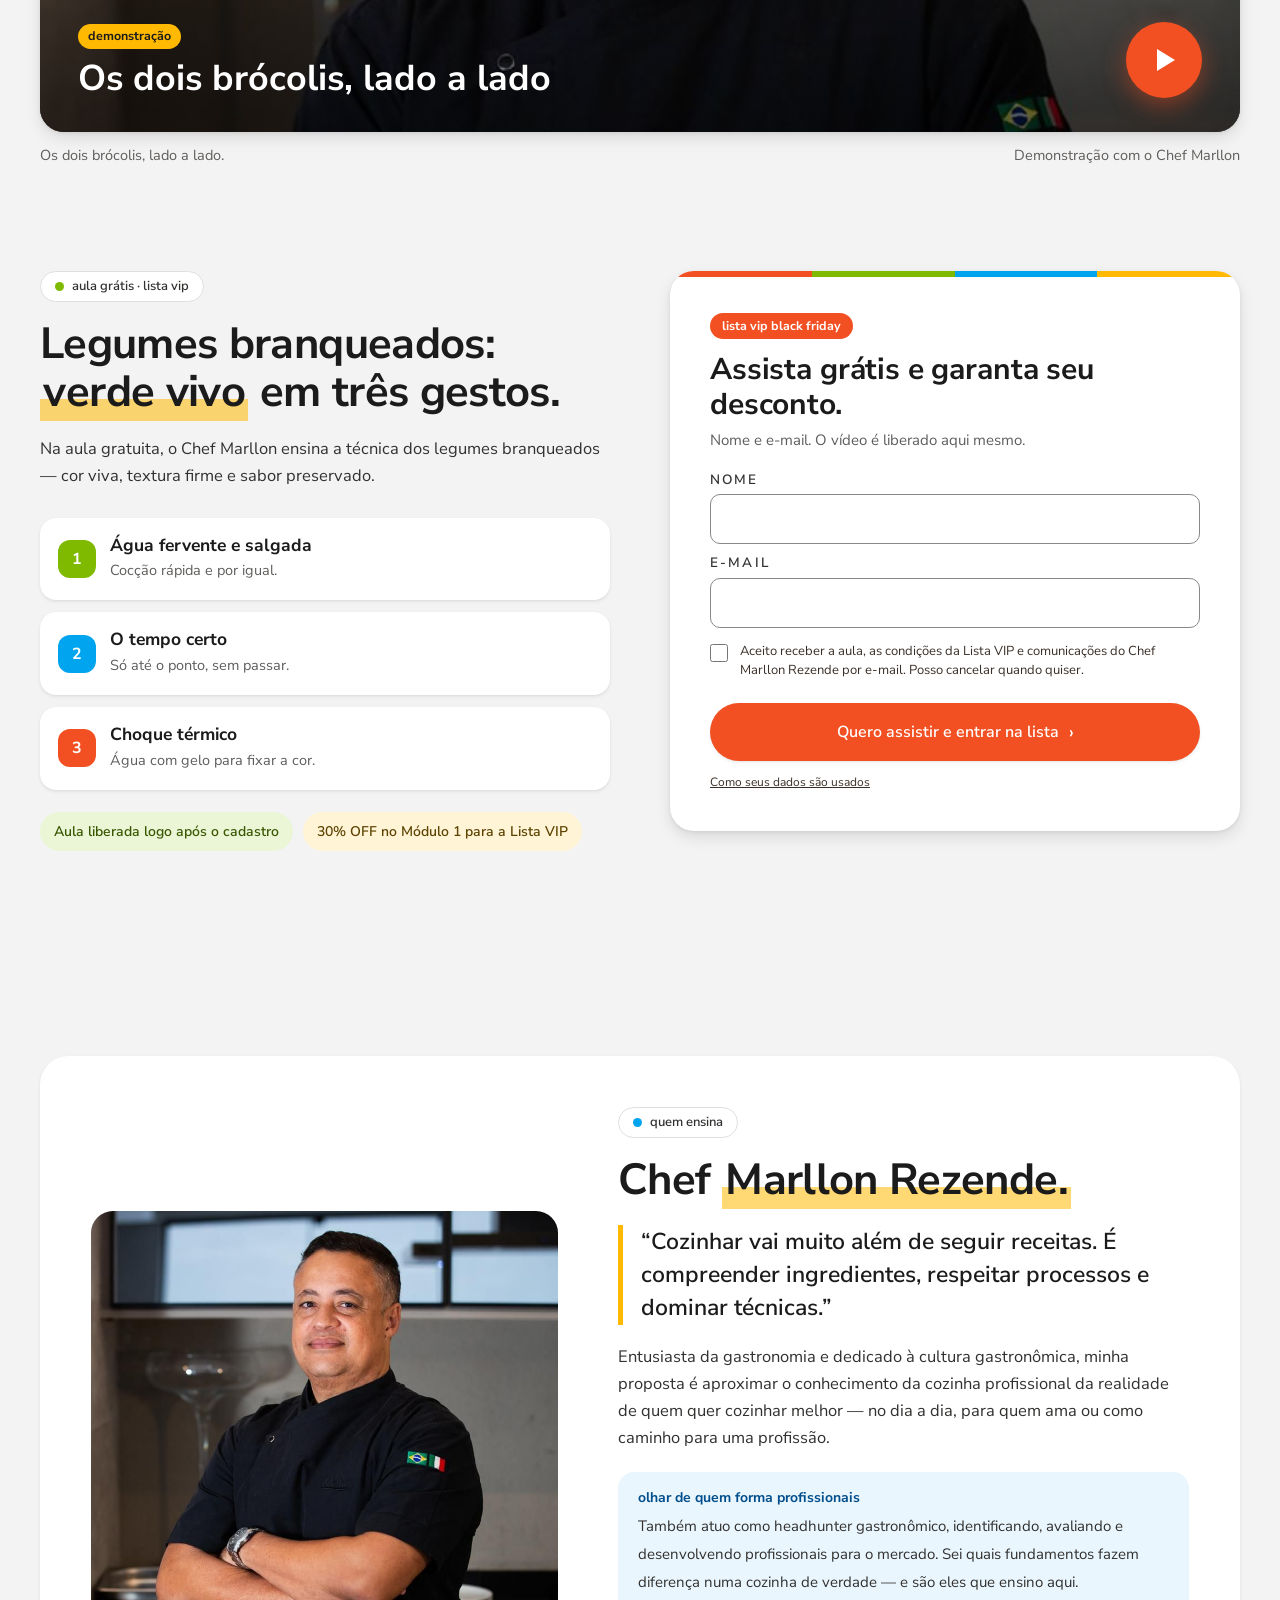
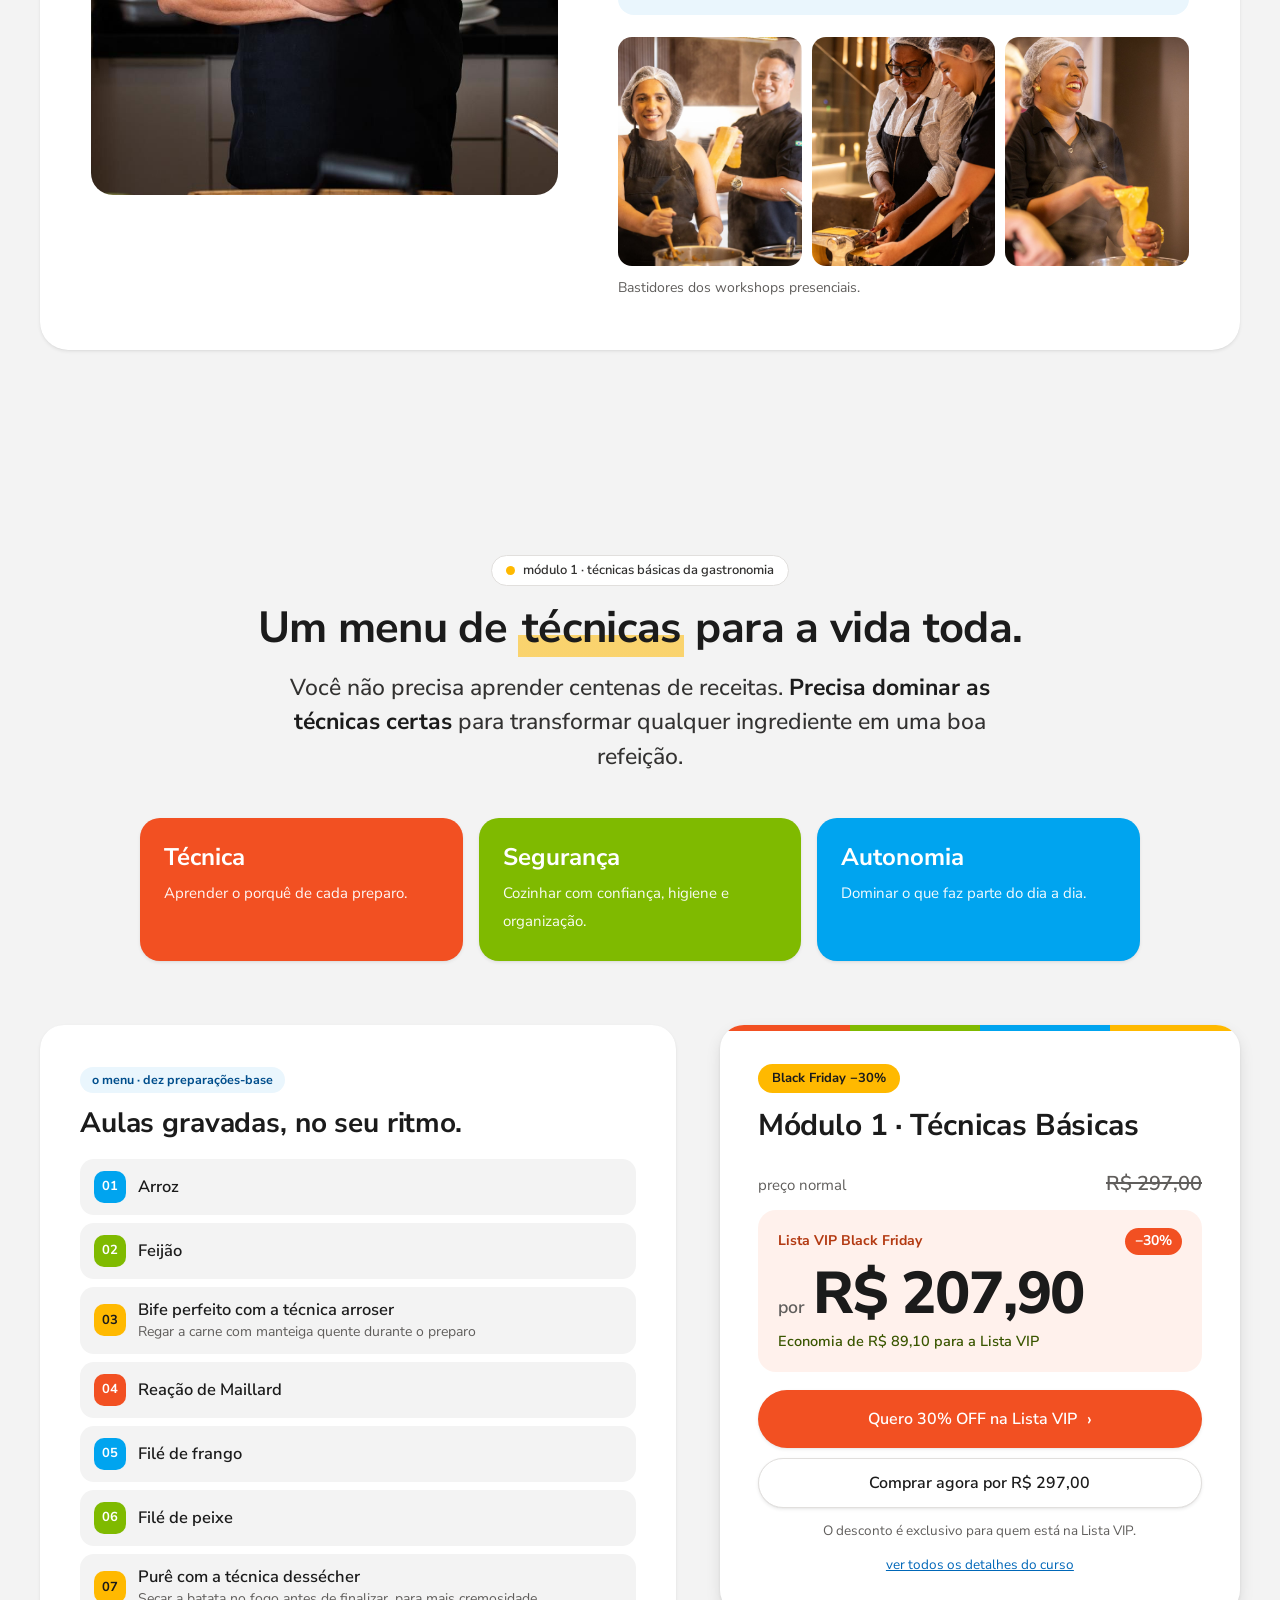
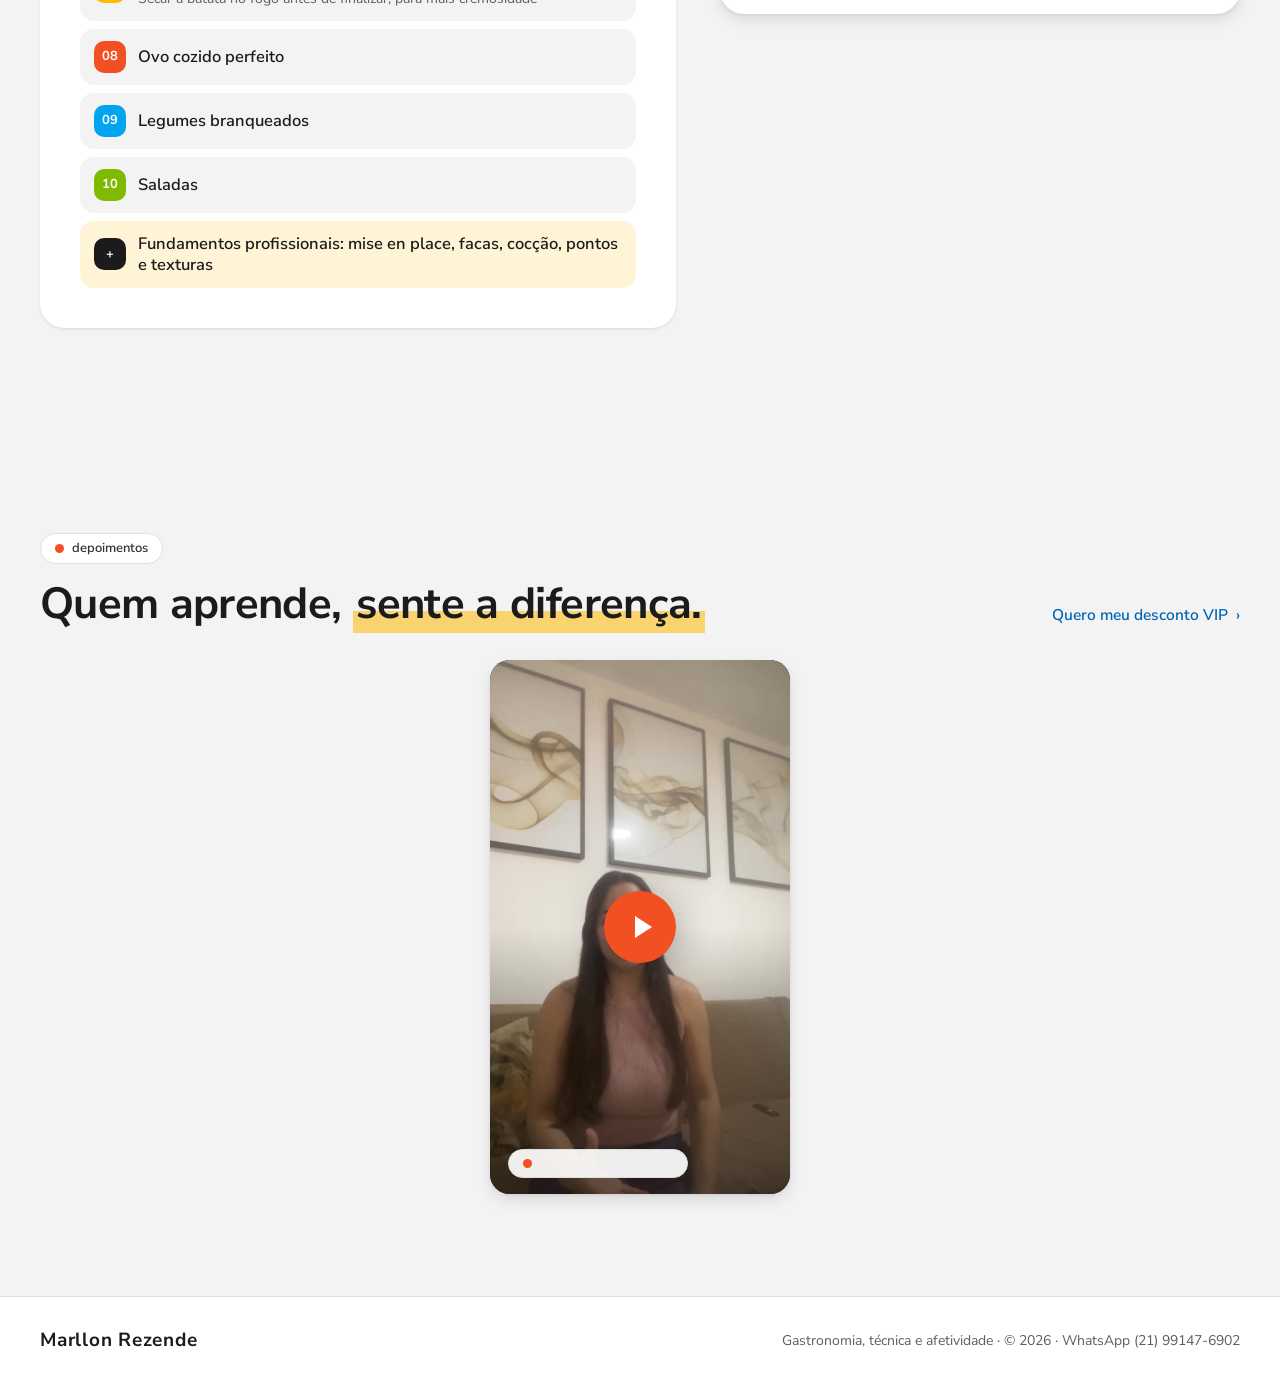
<file: modulo1/index.html>
<!DOCTYPE html>
<html lang="pt-BR">
<head>
<meta charset="utf-8">
<meta name="viewport" content="width=device-width, initial-scale=1">
<title>Módulo 1 — Técnicas Básicas da Gastronomia · Chef Marllon Rezende</title>
<meta name="description" content="Aula gratuita de legumes branqueados com o Chef Marllon Rezende e Lista VIP Black Friday com 30% de desconto no Módulo 1 — Técnicas Básicas da Gastronomia.">
<meta property="og:title" content="Do básico ao extraordinário — Chef Marllon Rezende">
<meta property="og:description" content="Aula gratuita de legumes branqueados e 30% OFF no Módulo 1 para a Lista VIP.">
<meta property="og:type" content="website">
<meta property="og:locale" content="pt_BR">
<meta property="og:image" content="assets/fotos/chef-ensinando.jpg">
<meta name="theme-color" content="#F3F3F3">
<link rel="preconnect" href="https://fonts.googleapis.com">
<link rel="preconnect" href="https://fonts.gstatic.com" crossorigin>
<link href="https://fonts.googleapis.com/css2?family=Nunito+Sans:opsz,wght@6..12,400;6..12,500;6..12,600;6..12,700;6..12,800&display=swap" rel="stylesheet">
<link rel="stylesheet" href="assets/css/site.css">
<script src="assets/js/config.js"></script>
<style>
/* =====================================================================
   v3 — direção descontraída: fundo claro, cartões arredondados,
   quatro cores vivas (laranja, verde, azul, amarelo), tipografia limpa.
   ===================================================================== */
:root{
  --bg:#F3F3F3; --card:#FFFFFF; --ink:#1B1B1B; --ink2:#323130; --mute:#605E5C; --hair:#E1DFDD;
  --c1:#F25022; --c2:#7FBA00; --c3:#00A4EF; --c4:#FFB900; --link:#0067B8;
  --sans:"Segoe UI Variable Text","Segoe UI","Nunito Sans",system-ui,-apple-system,sans-serif;
  --head:"Segoe UI Variable Display","Segoe UI","Nunito Sans",system-ui,sans-serif;
  --serif:var(--head); --display:var(--head);
  --rad:20px; --shadow:0 1.6px 3.6px rgba(0,0,0,.08),0 .3px .9px rgba(0,0,0,.06);
  --shadow2:0 6.4px 14.4px rgba(0,0,0,.10),0 1.2px 3.6px rgba(0,0,0,.08);
}
body{background:var(--bg);color:var(--ink);font:400 17px/1.65 var(--sans)}
.wrap{width:min(1200px,100% - 40px)}
.lbl{display:inline-flex;align-items:center;gap:8px;font:600 13px/1 var(--sans);color:var(--ink2);background:#fff;border:1px solid var(--hair);padding:8px 14px;border-radius:999px}
.lbl::before{content:"";width:9px;height:9px;border-radius:50%;background:var(--c1)}
.lbl.g::before{background:var(--c2)}.lbl.b::before{background:var(--c3)}.lbl.y::before{background:var(--c4)}
.T{font:700 clamp(38px,4.6vw,64px)/1.08 var(--head);letter-spacing:-.02em}
.T2{font:700 clamp(30px,3.4vw,46px)/1.12 var(--head);letter-spacing:-.015em}
.T em,.T2 em{font-style:normal;color:var(--ink);background:linear-gradient(transparent 62%,rgba(255,185,0,.55) 62%);padding:0 .08em}
.p{font-size:clamp(16.5px,1.25vw,18.5px);color:var(--ink2);max-width:34em}
.sec{padding:clamp(70px,8vw,110px) 0}
.tl{display:inline-flex;align-items:center;gap:8px;font:600 15.5px/1 var(--sans);color:var(--link);text-decoration:none;padding:6px 0;transition:gap .2s}
.tl:hover{gap:13px;text-decoration:underline}
.btn{border-radius:999px;min-height:54px;padding:0 30px;font:600 16px/1 var(--sans);letter-spacing:0;text-transform:none;box-shadow:var(--shadow);transition:transform .15s,box-shadow .2s,background .2s}
.btn:hover{transform:translateY(-2px);box-shadow:var(--shadow2)}
.btn-primary,.btn-white{background:var(--c1);color:#fff}
.btn-primary:hover,.btn-white:hover{background:#D9431A;color:#fff}
.btn-ghost{background:#fff;border:1px solid var(--hair);color:var(--ink)}
.btn-ghost:hover{background:#fff;border-color:var(--ink)}
.btn .arr{font-size:18px}

/* faixa de 4 cores + aviso */
.notice-bar{background:var(--ink);color:#fff;text-align:center;font:600 14px/1.5 var(--sans);padding:10px 16px;position:relative}
.notice-bar::after{content:"";position:absolute;left:0;right:0;bottom:-4px;height:4px;background:linear-gradient(90deg,var(--c1) 0 25%,var(--c2) 25% 50%,var(--c3) 50% 75%,var(--c4) 75%)}
.notice-bar a{color:inherit;text-decoration:none}
.notice-bar b{color:var(--c4)}
.nav2{position:sticky;top:0;z-index:40;background:rgba(255,255,255,.92);backdrop-filter:blur(10px);-webkit-backdrop-filter:blur(10px);box-shadow:var(--shadow)}
.nav2 .wrap{display:grid;grid-template-columns:1fr auto 1fr;align-items:center;height:68px}
.nav2 ul{display:flex;gap:26px;list-style:none}
.nav2 ul a{font:500 15px/1 var(--sans);color:var(--ink2);text-decoration:none}
.nav2 ul a:hover{color:var(--link);text-decoration:underline}
.nav2 .brand{font:700 21px/1.1 var(--head);color:var(--ink);text-align:center;letter-spacing:-.01em}
.nav2 .brand small{display:block;font:500 11px/1.4 var(--sans);letter-spacing:.14em;text-transform:uppercase;color:var(--mute)}
.nav2 .right{justify-self:end}
.nav2 .right .tl{background:var(--c1);color:#fff;padding:11px 18px;border-radius:999px;font-size:14.5px}
.nav2 .right .tl:hover{text-decoration:none;background:#D9431A}

/* 1. capa */
.cover{padding:clamp(36px,5vw,64px) 0}
.cover .wrap{display:grid;grid-template-columns:1.05fr .95fr;gap:clamp(30px,5vw,64px);align-items:center;background:var(--card);border-radius:28px;box-shadow:var(--shadow);padding:clamp(28px,4.5vw,64px)}
.cover .T{margin:20px 0 20px}
.cover .p{margin-bottom:30px}
.cover .ctas{display:flex;flex-wrap:wrap;gap:14px 28px;align-items:center}
.cover .byline2{margin-top:28px;display:inline-flex;align-items:center;gap:12px;font-size:14px;color:var(--mute)}
.cover .byline2 img{width:40px;height:40px;border-radius:50%;object-fit:cover;object-position:50% 18%}
.cpic{position:relative;margin:0}
.cpic img{display:block;width:100%;aspect-ratio:4/5;object-fit:cover;object-position:50% 20%;border-radius:22px}
.cpic::before{content:"";position:absolute;inset:auto -14px -14px auto;width:46%;height:46%;border-radius:22px;background:var(--c4);z-index:-1}
.cover .wrap{position:relative;z-index:0}
.cpic .stk{position:absolute;padding:10px 16px;border-radius:999px;font:700 14px/1 var(--sans);box-shadow:var(--shadow2);white-space:nowrap}
.cpic .s1{left:-18px;top:12%;background:var(--c2);color:#fff;transform:rotate(-4deg)}
.cpic .s2{right:-10px;top:46%;background:#fff;color:var(--ink)}
.cpic .s3{left:8%;bottom:-16px;background:var(--c3);color:#fff;transform:rotate(3deg)}

/* vídeo */
.filmsec{padding:clamp(30px,4vw,50px) 0 0}
.filmsec .lbl{margin-bottom:18px}
.filmsec .lbl::before{background:var(--c3)}
.vbox{position:relative;aspect-ratio:16/9;background:#201F1E;overflow:hidden;border-radius:24px;box-shadow:var(--shadow2)}
.film.vertical .vbox{aspect-ratio:9/16;max-width:420px;margin:0 auto}
.vbox iframe,.vbox video{position:absolute;inset:0;width:100%;height:100%;border:0;object-fit:cover}
.vbox > button{position:absolute;inset:0;width:100%;text-align:left}
.vbox > button img{position:absolute;inset:0;width:100%;height:100%;object-fit:cover;object-position:50% 12%}
.vbox > button::after{content:"";position:absolute;inset:0;background:linear-gradient(180deg,rgba(0,0,0,0) 45%,rgba(0,0,0,.6))}
.vbox .vcap{position:absolute;left:clamp(20px,3vw,40px);right:clamp(20px,3vw,40px);bottom:clamp(18px,3vw,34px);z-index:2;display:flex;justify-content:space-between;align-items:end;gap:20px;color:#fff}
.vbox .vcap small{display:inline-block;font:700 12.5px/1 var(--sans);background:var(--c4);color:var(--ink);padding:6px 10px;border-radius:999px;margin-bottom:10px}
.vbox .vcap b{display:block;font:700 clamp(22px,2.8vw,36px)/1.1 var(--head)}
.vbox .ring{flex:0 0 auto;width:76px;height:76px;border-radius:50%;background:var(--c1);display:grid;place-items:center;box-shadow:0 8px 24px rgba(242,80,34,.45);transition:transform .2s}
.vbox .ring::after{content:"";border-left:18px solid #fff;border-top:11px solid transparent;border-bottom:11px solid transparent;margin-left:5px}
.vbox > button:hover .ring{transform:scale(1.08)}
.vbox .vmsg{position:absolute;inset:0;display:grid;place-items:center;text-align:center;padding:24px;color:#C8C6C4;font-size:14.5px}
.vbox .vmsg b{display:block;font:700 24px/1.2 var(--head);color:#fff;margin-bottom:8px}
.film-cap{display:flex;justify-content:space-between;flex-wrap:wrap;gap:8px;margin-top:12px;font-size:14.5px;color:var(--mute)}

/* 2. aula + vip */
.aula .wrap{display:grid;grid-template-columns:1fr 1fr;gap:clamp(28px,5vw,60px);align-items:start}
.aula .lbl::before{background:var(--c2)}
.aula .T2{margin:18px 0 18px}
.steps-r{list-style:none;margin-top:28px;display:grid;gap:12px}
.steps-r li{display:grid;grid-template-columns:52px 1fr;align-items:center;padding:16px 18px;background:#fff;border-radius:16px;box-shadow:var(--shadow)}
.steps-r i{width:38px;height:38px;border-radius:12px;display:grid;place-items:center;font:700 16px/1 var(--sans);font-style:normal;color:#fff;background:var(--c2)}
.steps-r li:nth-child(2) i{background:var(--c3)}.steps-r li:nth-child(3) i{background:var(--c1)}
.steps-r b{display:block;font:700 17.5px/1.3 var(--head)}
.steps-r span{font-size:14.5px;color:var(--mute)}
.perks-r{display:flex;flex-wrap:wrap;gap:10px;margin-top:22px}
.perks-r > span{font-size:14px;font-weight:600;background:#FFF4D6;color:#5C4300;padding:8px 14px;border-radius:999px}
.perks-r > span:first-child{background:#EAF6D6;color:#3A5600}
.lead-form{background:#fff;border:0;border-radius:24px;box-shadow:var(--shadow2);padding:clamp(24px,3.5vw,40px);color:var(--ink);position:relative;overflow:hidden}
.lead-form::before{content:"";position:absolute;left:0;right:0;top:0;height:6px;background:linear-gradient(90deg,var(--c1) 0 25%,var(--c2) 25% 50%,var(--c3) 50% 75%,var(--c4) 75%)}
.lead-form .tag{display:inline-block;font:700 12.5px/1 var(--sans);background:var(--c1);color:#fff;padding:7px 12px;border-radius:999px;margin-bottom:14px}
.lead-form h3{font:700 clamp(24px,2.4vw,30px)/1.15 var(--head);margin-bottom:6px}
.lead-form .muted{font-size:15px;color:var(--mute);margin-bottom:20px}
.field span{font:600 13.5px/1 var(--sans);color:var(--ink2)}
.field input{border:1px solid #8A8886;border-radius:10px;background:#fff;padding:0 14px;min-height:50px;font:400 16.5px/1 var(--sans)}
.field input:focus{border-color:var(--link);box-shadow:0 0 0 2px rgba(0,103,184,.25);outline:0}
.check input{accent-color:var(--link)}
.lead-form .btn{width:100%;margin-top:6px}
.unlock{background:#fff;border-radius:24px;box-shadow:var(--shadow2);padding:clamp(22px,3vw,34px)}
.unlock .ok{font:700 26px/1.2 var(--head);margin-bottom:6px}
.unlock .ok em{font-style:normal;color:var(--c2)}
.unlock .okv{font-size:15px;color:var(--mute);margin-bottom:16px}
.unlock .okv b{color:var(--c1)}
.unlock .player{position:relative;aspect-ratio:16/9;background:#201F1E;overflow:hidden;border-radius:16px}
.unlock .player iframe,.unlock .player video{position:absolute;inset:0;width:100%;height:100%;border:0}
.unlock .player > button{position:absolute;inset:0;width:100%}
.unlock .player > button img{position:absolute;inset:0;width:100%;height:100%;object-fit:cover}
.unlock .ph-msg{position:absolute;inset:0;display:grid;place-items:center;text-align:center;padding:24px;color:#C8C6C4}
.unlock .ph-msg b{display:block;font:700 22px/1.2 var(--head);color:#fff;margin-bottom:8px}
.unlock .ph-msg span{font-size:13.5px}
.unlock .btn{width:100%;margin-top:16px}
.unlock{display:none}.unlocked .lead-form{display:none}.unlocked .unlock{display:block}
.play{background:var(--c1)!important}.play::after{border-left-color:#fff!important}

/* 3. chef */
.chef2 .wrap{display:grid;grid-template-columns:.9fr 1.1fr;gap:clamp(28px,5vw,60px);align-items:center;background:#fff;border-radius:28px;box-shadow:var(--shadow);padding:clamp(24px,4vw,56px)}
.chef2 .lbl::before{background:var(--c3)}
.chef2 .pic{aspect-ratio:4/5;overflow:hidden;border-radius:22px}
.chef2 .pic img{width:100%;height:100%;object-fit:cover;object-position:50% 20%}
.chef2 .T2{margin:18px 0 20px}
.chef2 blockquote{font:600 clamp(19px,1.8vw,23px)/1.45 var(--head);color:var(--ink);margin-bottom:18px;padding-left:18px;border-left:5px solid var(--c4)}
.chef2 .p{margin-bottom:20px}
.hh3{padding:18px 20px;background:#EAF6FD;border-radius:16px;margin-bottom:22px}
.hh3 b{display:block;font:700 14px/1.2 var(--sans);color:#004E8C;margin-bottom:6px}
.hh3 span{font-size:15px;color:var(--ink2)}
.strip3{display:grid;grid-template-columns:repeat(3,1fr);gap:10px}
.strip3 .photo{aspect-ratio:4/5;border-radius:14px;overflow:hidden}
.strip3-cap{margin-top:10px;font-size:14px;color:var(--mute)}

/* 4. oferta */
.menu .head{text-align:center;max-width:800px;margin:0 auto}
.menu .lbl::before{background:var(--c4)}
.menu .T2{margin:18px 0 18px}
.argument{font:500 clamp(19px,1.8vw,23px)/1.5 var(--head);color:var(--ink2);max-width:32em;margin:0 auto}
.argument b{font-weight:700;color:var(--ink)}
.pillars3{display:grid;grid-template-columns:repeat(3,1fr);gap:16px;margin:44px auto 0;max-width:1000px}
.pillars3 div{padding:26px 24px;border-radius:20px;color:#fff;text-align:left;box-shadow:var(--shadow)}
.pillars3 div:nth-child(1){background:var(--c1)}.pillars3 div:nth-child(2){background:var(--c2)}.pillars3 div:nth-child(3){background:var(--c3)}
.pillars3 b{display:block;font:700 24px/1.1 var(--head);margin-bottom:8px}
.pillars3 span{font-size:15px;color:rgba(255,255,255,.95)}
.menu-grid{display:grid;grid-template-columns:1.1fr .9fr;gap:clamp(24px,4vw,44px);margin-top:clamp(40px,5vw,64px);align-items:start}
.carte{background:#fff;border-radius:24px;box-shadow:var(--shadow);padding:clamp(24px,3.5vw,40px)}
.carte .ct{display:inline-block;font:700 12.5px/1 var(--sans);color:#004E8C;background:#EAF6FD;padding:7px 12px;border-radius:999px}
.carte h3{font:700 clamp(22px,2.2vw,28px)/1.2 var(--head);margin:14px 0 18px}
.mods{list-style:none;display:grid;gap:8px}
.mods li{display:grid;grid-template-columns:44px 1fr;align-items:center;padding:12px 14px;border-radius:14px;background:var(--bg);font:600 16.5px/1.3 var(--sans);color:var(--ink)}
.mods li b{width:32px;height:32px;border-radius:10px;display:grid;place-items:center;font:700 13px/1 var(--sans);color:#fff;background:var(--c3)}
.mods li:nth-child(4n+2) b{background:var(--c2)}.mods li:nth-child(4n+3) b{background:var(--c4);color:var(--ink)}.mods li:nth-child(4n) b{background:var(--c1)}
.mods li small{display:block;font:400 14px/1.4 var(--sans);color:var(--mute);margin-top:2px}
.mods li.full{background:#FFF4D6;font-weight:600}
.mods li.full b{background:var(--ink)!important;color:#fff!important}
.price-card{position:sticky;top:96px;background:#fff;border-radius:24px;box-shadow:var(--shadow2);padding:clamp(24px,3.5vw,38px);overflow:hidden}
.price-card::before{content:"";position:absolute;left:0;right:0;top:0;height:6px;background:linear-gradient(90deg,var(--c1) 0 25%,var(--c2) 25% 50%,var(--c3) 50% 75%,var(--c4) 75%)}
.price-card .ribbon{display:inline-block;font:700 13px/1 var(--sans);color:var(--ink);background:var(--c4);padding:8px 14px;border-radius:999px}
.price-card h3{font:700 clamp(24px,2.4vw,30px)/1.15 var(--head);margin:16px 0 18px}
.prow2{display:flex;justify-content:space-between;align-items:baseline;padding:12px 0;font-size:15px;color:var(--mute)}
.prow2 s{font:600 20px/1 var(--sans);color:var(--mute)}
.pv{padding:18px 20px;border-radius:18px;background:#FFF1EC}
.pv .row{display:flex;justify-content:space-between;align-items:center;font:700 14px/1.2 var(--sans);color:#B33A12}
.pv .row b{background:var(--c1);color:#fff;padding:5px 10px;border-radius:999px}
.pv .big{font:800 clamp(46px,4.6vw,62px)/1 var(--head);letter-spacing:-.02em;margin-top:10px;color:var(--ink)}
.pv .big small{font:600 .3em var(--sans);color:var(--mute);margin-right:8px;letter-spacing:0}
.pv .eco{font-size:14.5px;color:#3A5600;font-weight:600;margin-top:6px}
.coupon{display:none;margin-top:12px;font-size:13.5px;color:var(--mute)}
.coupon.show{display:block}
.coupon code{color:var(--ink);background:#fff;border:1px dashed var(--c1);padding:5px 9px;border-radius:8px;font:600 14px/1 ui-monospace,Menlo,monospace;cursor:pointer}
.cdown{display:none;gap:8px;margin-top:14px}
.cdown.show{display:flex}
.cdown div{min-width:58px;padding:8px 6px;border-radius:12px;background:var(--ink);color:#fff;text-align:center}
.cdown b{display:block;font:700 22px/1 var(--sans)}
.cdown span{font-size:11px;color:#C8C6C4}
.price-card .btn{width:100%;margin-top:18px;min-height:58px}
.price-card .btn-ghost{margin-top:10px;min-height:50px}
.price-card .small{margin-top:12px;font-size:13.5px;color:var(--mute);text-align:center}
.price-card .small a{color:var(--link)}
.notice{border-radius:12px;background:#FFF4CE;border:1px solid #F2D46B;color:#5C4300}

/* 5. depoimentos */
.prova2 .head2{display:flex;justify-content:space-between;align-items:end;flex-wrap:wrap;gap:20px;margin-bottom:32px}
.prova2 .lbl::before{background:var(--c1)}
.prova2 .T2{margin-top:16px}
.prova2 .t-grid{display:flex;gap:16px;flex-wrap:wrap}
.prova2 .t-card{width:min(300px,100%)}
.t-video{border-radius:20px;box-shadow:var(--shadow2);overflow:hidden}
.t-start .lbl{background:rgba(255,255,255,.92)}

.foot2{background:#fff;border-top:1px solid var(--hair);padding:32px 0 calc(32px + env(safe-area-inset-bottom));font-size:14px;color:var(--mute)}
.foot2 .wrap{display:flex;justify-content:space-between;flex-wrap:wrap;gap:12px;align-items:center}
.foot2 .brand{font:700 19px/1 var(--head);color:var(--ink)}
.foot2 a{color:var(--link)}
.sticky{background:#fff;border:0;border-radius:999px;box-shadow:var(--shadow2);color:var(--ink)}
.sticky small{color:var(--mute)!important;font-family:var(--sans)}
.sticky span{font:700 16px/1.2 var(--sans)}
.sticky .btn{min-height:44px}
.consent{border-radius:16px;font-family:var(--sans)}

@media (max-width:960px){
  .nav2 .wrap{grid-template-columns:auto 1fr;height:62px}
  .nav2 ul.left{display:none}
  .nav2 .brand{text-align:left;font-size:18px}
  .cover .wrap,.aula .wrap,.chef2 .wrap,.menu-grid{grid-template-columns:1fr}
  .cpic{order:-1;max-width:520px;margin:0 auto 10px;width:100%}
  .cpic img{aspect-ratio:4/4.2}
  .chef2 .pic{aspect-ratio:4/3}
  .price-card{position:static}
}
@media (max-width:620px){
  .cover{padding:14px 0 10px}
  .cover .wrap{border-radius:22px;padding:18px 18px 28px}
  .cpic .s1{left:-6px}.cpic .s2{right:-4px}
  .cover .ctas{flex-direction:column;align-items:stretch;gap:14px}
  .cover .ctas .tl{align-self:center}
  .notice-bar{font-size:12.5px}
  .nav2 .right .tl{font-size:13px;padding:9px 14px}
  .film-cap span+span{display:none}
  .vbox{border-radius:18px}.vbox .ring{width:58px;height:58px}
  .pillars3{grid-template-columns:1fr}
  .prova2 .t-grid{flex-wrap:nowrap;overflow-x:auto;scroll-snap-type:x mandatory;margin-inline:-20px;padding:0 20px 10px;scrollbar-width:none}
  .prova2 .t-card{flex:0 0 78%;scroll-snap-align:start}
  .foot2{padding-bottom:110px}
  .sticky small{display:none}
}
</style>
</head>
<body data-stage="captura">

<div class="notice-bar"><a href="#vip" data-cta="faixa_vip">Black Friday · <b>30% OFF</b> no Módulo 1 para a Lista VIP 🎉<span class="cd" id="barCd"></span></a></div>

<nav class="nav2">
  <div class="wrap">
    <ul class="left">
      <li><a href="#vip">Aula grátis</a></li>
      <li><a href="#chef">O chef</a></li>
      <li><a href="#oferta">O curso</a></li>
    </ul>
    <a class="brand" href="#topo">Marllon Rezende<small>Gastronomia Afetiva</small></a>
    <div class="right"><a class="tl" href="#vip" data-cta="nav_vip">Lista VIP <span class="arr">›</span></a></div>
  </div>
</nav>

<main id="topo">

<!-- 1. CAPA -->
<section class="cover" id="heroSec">
  <div class="wrap">
    <div class="ctext">
      <span class="lbl g">aula grátis · legumes branqueados 🥦</span>
      <h1 class="T">Do básico ao extraordinário: o poder das <em>pequenas técnicas.</em></h1>
      <p class="p">Aprenda técnicas simples que transformam ingredientes do dia a dia em pratos incríveis. Desenvolva mais segurança, organização e confiança na cozinha, elevando sua maneira de cozinhar.</p>
      <div class="ctas">
        <a class="btn btn-primary" href="#vip" data-cta="hero_aula_vip">Assistir à aula grátis <span class="arr">›</span></a>
        <a class="tl" href="#oferta" data-cta="hero_ver_curso">Conhecer o curso <span class="arr">›</span></a>
      </div>
      <div><span class="byline2"><img data-src="chef2" alt="">com o Chef Marllon Rezende · headhunter gastronômico</span></div>
    </div>
    <figure class="cpic">
      <img data-src="heroTop" alt="Chef Marllon Rezende ensinando em aula" fetchpriority="high">
      <span class="stk s1">aula grátis</span>
      <span class="stk s2">🔥 30% OFF na Lista VIP</span>
      <span class="stk s3">10 técnicas-base</span>
    </figure>
  </div>
</section>

<!-- 1b. VÍDEO -->
<section class="filmsec">
  <div class="wrap">
    <span class="lbl">demonstração · os dois brócolis</span>
    <div class="film" id="film">
      <div class="vbox" id="heroVideo"></div>
      <div class="film-cap"><span>Os dois brócolis, lado a lado.</span><span>Demonstração com o Chef Marllon</span></div>
    </div>
  </div>
</section>

<!-- 2. AULA GRÁTIS + LISTA VIP -->
<section class="aula sec" id="vip">
  <div class="wrap">
    <div>
      <span class="lbl">aula grátis · lista vip</span>
      <h2 class="T2">Legumes branqueados: <em>verde vivo</em> em três gestos.</h2>
      <p class="p">Na aula gratuita, o Chef Marllon ensina a técnica dos legumes branqueados — cor viva, textura firme e sabor preservado.</p>
      <ol class="steps-r">
        <li><i>1</i><div><b>Água fervente e salgada</b><span>Cocção rápida e por igual.</span></div></li>
        <li><i>2</i><div><b>O tempo certo</b><span>Só até o ponto, sem passar.</span></div></li>
        <li><i>3</i><div><b>Choque térmico</b><span>Água com gelo para fixar a cor.</span></div></li>
      </ol>
      <div class="perks-r"><span>Aula liberada logo após o cadastro</span><span><span id="perkOff">30% OFF</span> no Módulo 1 para a Lista VIP</span></div>
    </div>
    <div id="gate">
      <form class="lead-form js-lead" novalidate data-form="vip">
        <span class="tag">lista vip black friday</span>
        <h3>Assista grátis e garanta seu desconto.</h3>
        <p class="muted">Nome e e-mail. O vídeo é liberado aqui mesmo.</p>
        <label class="field"><span>nome</span><input name="name" type="text" autocomplete="given-name" required maxlength="80"></label>
        <label class="field"><span>e-mail</span><input name="email" type="email" autocomplete="email" inputmode="email" required maxlength="120"></label>
        <label class="check"><input type="checkbox" name="consent" required><span>Aceito receber a aula, as condições da Lista VIP e comunicações do Chef Marllon Rezende por e-mail. Posso cancelar quando quiser.</span></label>
        <button class="btn btn-primary" type="submit" data-cta="vip_cadastro">Quero assistir e entrar na lista <span class="arr">›</span></button>
        <div class="form-msg" role="alert"></div>
        <details class="privacy-note"><summary>Como seus dados são usados</summary><p class="js-privacy"></p></details>
      </form>
      <div class="unlock">
        <p class="ok" id="okMsg">Você está na Lista VIP. <em>Aula liberada.</em></p>
        <p class="okv">Seu desconto: <b id="okOff">30% OFF</b> no Módulo 1.</p>
        <div class="player" id="player"></div>
        <a class="btn btn-primary" href="#oferta" data-cta="vip_ir_oferta">Ver meu desconto <span class="arr">›</span></a>
      </div>
    </div>
  </div>
</section>

<!-- 3. QUEM ENSINA -->
<section class="chef2 sec" id="chef">
  <div class="wrap">
    <div class="pic"><img data-src="chef" alt="Chef Marllon Rezende de dólmã preto" loading="lazy"></div>
    <div>
      <span class="lbl">quem ensina</span>
      <h2 class="T2">Chef <em>Marllon Rezende.</em></h2>
      <blockquote>“Cozinhar vai muito além de seguir receitas. É compreender ingredientes, respeitar processos e dominar técnicas.”</blockquote>
      <p class="p">Entusiasta da gastronomia e dedicado à cultura gastronômica, minha proposta é aproximar o conhecimento da cozinha profissional da realidade de quem quer cozinhar melhor — no dia a dia, para quem ama ou como caminho para uma profissão.</p>
      <div class="hh3"><b>olhar de quem forma profissionais</b><span>Também atuo como headhunter gastronômico, identificando, avaliando e desenvolvendo profissionais para o mercado. Sei quais fundamentos fazem diferença numa cozinha de verdade — e são eles que ensino aqui.</span></div>
      <div class="strip3">
        <div class="photo"><img data-src="bast1" alt="Chef Marllon com aluna preparando massa fresca" loading="lazy"></div>
        <div class="photo"><img data-src="bast2" alt="Alunas abrindo massa no cilindro" loading="lazy"></div>
        <div class="photo"><img data-src="bast3" alt="Aluna sorrindo com massa fresca nas mãos" loading="lazy"></div>
      </div>
      <p class="strip3-cap">Bastidores dos workshops presenciais.</p>
    </div>
  </div>
</section>

<!-- 4. O CURSO, APRESENTADO COMO UM MENU -->
<section class="menu sec" id="oferta">
  <div class="wrap">
    <div class="head">
      <span class="lbl">módulo 1 · técnicas básicas da gastronomia</span>
      <h2 class="T2">Um menu de <em>técnicas</em> para a vida toda.</h2>
      <p class="argument">Você não precisa aprender centenas de receitas. <b>Precisa dominar as técnicas certas</b> para transformar qualquer ingrediente em uma boa refeição.</p>
    </div>
    <div class="pillars3">
      <div><b>Técnica</b><span>Aprender o porquê de cada preparo.</span></div>
      <div><b>Segurança</b><span>Cozinhar com confiança, higiene e organização.</span></div>
      <div><b>Autonomia</b><span>Dominar o que faz parte do dia a dia.</span></div>
    </div>
    <div class="menu-grid">
      <div class="carte">
        <span class="ct">o menu · dez preparações-base</span>
        <h3>Aulas gravadas, no seu ritmo.</h3>
        <ul class="mods" id="mods"></ul>
      </div>
      <div class="price-card">
        <span class="ribbon" id="ribbon">black friday −30%</span>
        <h3>Módulo 1 · Técnicas Básicas</h3>
        <div class="prow2"><span>preço normal</span><s id="pFull"></s></div>
        <div class="pv">
          <div class="row"><span id="vipLabel">Lista VIP Black Friday</span><b id="vipPct">−30%</b></div>
          <div class="big"><small>por</small><span id="pVip"></span></div>
          <div class="eco" id="pEco"></div>
          <div class="coupon" id="coupon">Cupom: <code id="couponCode" title="Copiar"></code></div>
        </div>
        <div class="cdown" id="cdown"><div><b id="cdD">0</b><span>dias</span></div><div><b id="cdH">0</b><span>horas</span></div><div><b id="cdM">0</b><span>min</span></div><div><b id="cdS">0</b><span>seg</span></div></div>
        <a class="btn btn-primary" id="vipBtn" href="#vip" data-cta="oferta_vip">Quero 30% OFF na Lista VIP <span class="arr">›</span></a>
        <a class="btn btn-ghost js-checkout" href="#" data-checkout="1" data-cta="oferta_preco_cheio" id="fullBtn">comprar agora</a>
        <p class="small" id="vipNote">O desconto é exclusivo para quem está na Lista VIP.</p>
        <div class="notice" id="notice">Link de checkout ainda não configurado.</div>
        <p class="small"><a id="toSales" href="curso.html">ver todos os detalhes do curso</a></p>
      </div>
    </div>
  </div>
</section>

<!-- 5. DEPOIMENTOS -->
<section class="prova2 sec" id="depoimentos">
  <div class="wrap">
    <div class="head2">
      <div><span class="lbl">depoimentos</span><h2 class="T2">Quem aprende, <em>sente a diferença.</em></h2></div>
      <a class="tl" href="#oferta" data-cta="prova_oferta">Quero meu desconto VIP <span class="arr">›</span></a>
    </div>
    <div class="t-grid" id="tGrid"></div>
  </div>
</section>

</main>

<footer class="foot2">
  <div class="wrap">
    <span class="brand">Marllon Rezende</span>
    <span>Gastronomia, técnica e afetividade · © <span id="yr"></span> · WhatsApp (21) 99147-6902<span id="privLink"></span></span>
  </div>
</footer>

<div class="sticky" id="sticky" aria-hidden="true">
  <span><small>Black Friday · Lista VIP</small><b id="stickyTxt" style="font-weight:300">30% OFF no Módulo 1</b></span>
  <a class="btn btn-primary" href="#vip" id="stickyBtn" data-cta="sticky_vip" tabindex="-1">Entrar <span class="arr">›</span></a>
</div>

<script src="assets/js/funnel.js"></script>
<script>
(function(){
  var C=window.CONFIG, F=window.FUNNEL, V=C.vip||{};
  F.photos(); F.reveal();
  F.event('view_capture_page');
  document.getElementById('yr').textContent=new Date().getFullYear();

  /* ---------- Preços ---------- */
  function brl(n){ return 'R$ '+n.toFixed(2).replace('.',',').replace(/\B(?=(\d{3})+(?!\d))/g,'.'); }
  var pct=V.discount||0, full=C.priceValue||0, vipVal=Math.round(full*(100-pct))/100;
  var off=pct+'% OFF';
  document.getElementById('pFull').textContent=C.price||brl(full);
  document.getElementById('pVip').textContent=brl(vipVal);
  document.getElementById('pEco').textContent='Economia de '+brl(full-vipVal)+' para a Lista VIP';
  document.getElementById('vipPct').textContent='−'+pct+'%';
  document.getElementById('ribbon').textContent='Black Friday −'+pct+'%';
  document.getElementById('vipLabel').textContent=V.label||'Lista VIP';
  ['perkOff','okOff'].forEach(function(id){ document.getElementById(id).textContent=off; });
  document.getElementById('fullBtn').textContent='Comprar agora por '+(C.price||brl(full));
  document.getElementById('toSales').href=F.withUtm(C.pages.sales);

  /* ---------- Contador: só com data real configurada ---------- */
  if(V.deadline){
    var end=new Date(V.deadline).getTime(), cd=document.getElementById('cdown');
    var tick=function(){
      var t=Math.max(0,end-Date.now()), d=Math.floor(t/864e5), h=Math.floor(t/36e5)%24, m=Math.floor(t/6e4)%60, s=Math.floor(t/1e3)%60;
      document.getElementById('cdD').textContent=d; document.getElementById('cdH').textContent=h;
      document.getElementById('cdM').textContent=m; document.getElementById('cdS').textContent=s;
      document.getElementById('barCd').textContent=t?' · termina em '+d+'d '+h+'h':' · encerrada';
      if(!t) clearInterval(iv);
    };
    if(!isNaN(end)){ cd.classList.add('show'); tick(); var iv=setInterval(tick,1000); }
  }

  /* ---------- Vídeo da parte 1 ---------- */
  var hv=document.getElementById('heroVideo');
  if(C.heroVideoVertical) document.getElementById('film').classList.add('vertical');
  hv.innerHTML='<button aria-label="Assistir ao Chef Marllon comparando os dois brócolis">'+(C.heroVideoPoster?'<img src="'+C.heroVideoPoster+'" alt="" fetchpriority="high">':'')+'<span class="vcap"><span><small>demonstração</small><b>Os dois brócolis, lado a lado</b></span><span class="ring" aria-hidden="true"></span></span></button>';
  hv.querySelector('button').addEventListener('click',function(){
    if(C.heroVideoUrl){ hv.innerHTML=''; hv.appendChild(F.media(C.heroVideoUrl,C.heroVideoPoster,'hero_dois_brocolis')); }
    else hv.innerHTML='<div class="vmsg"><div><b>Vídeo: Chef demonstrando os dois brócolis</b>Cole o link em <code>heroVideoUrl</code> no arquivo de configuração.</div></div>';
  });

  /* ---------- Privacidade ---------- */
  var priv='Usamos seu nome e e-mail apenas para enviar a aula gratuita, as condições da Lista VIP e comunicações sobre cursos e conteúdos do Chef Marllon Rezende. Não vendemos nem compartilhamos seus dados com terceiros para outros fins. Você pode cancelar o recebimento a qualquer momento pelo link nos e-mails, ou pedir acesso, correção ou exclusão dos seus dados pelo contato '+C.privacyContact+'.';
  document.querySelectorAll('.js-privacy').forEach(function(p){ p.textContent=priv; });
  if(C.privacyUrl){
    document.querySelector('.check span').insertAdjacentHTML('beforeend',' Li a <a href="'+C.privacyUrl+'" target="_blank" rel="noopener">política de privacidade</a>.');
    document.getElementById('privLink').innerHTML=' · <a href="'+C.privacyUrl+'" target="_blank" rel="noopener">Privacidade</a>';
  }

  /* ---------- Estado VIP: libera aula + botão de compra com desconto ---------- */
  var gate=document.getElementById('gate'), player=document.getElementById('player'), vipBtn=document.getElementById('vipBtn');
  var stickyBtn=document.getElementById('stickyBtn');
  function becomeVip(name){
    if(name) document.getElementById('okMsg').innerHTML=name.replace(/[<>&"]/g,'')+', você está na Lista VIP. <em>Aula liberada.</em>';
    gate.classList.add('unlocked');
    if(C.freeLessonUrl){
      var b=document.createElement('button'); b.setAttribute('aria-label','Assistir à aula gratuita');
      b.innerHTML=(C.freeLessonCover?'<img src="'+C.freeLessonCover+'" alt="">':'')+'<span class="play" aria-hidden="true" style="top:50%"></span>';
      b.addEventListener('click',function(){ player.innerHTML=''; player.appendChild(F.media(C.freeLessonUrl,C.freeLessonCover,'aula_gratis_branqueamento')); });
      player.innerHTML=''; player.appendChild(b);
    } else player.innerHTML='<div class="ph-msg"><div><b>Aula: branqueamento de legumes</b><span>O vídeo entra aqui. Cole o link em <code>freeLessonUrl</code> no arquivo de configuração.</span></div></div>';

    if(V.coupon){ document.getElementById('couponCode').textContent=V.coupon; document.getElementById('coupon').classList.add('show'); }
    if(V.checkoutUrl){
      vipBtn.href=F.withUtm(V.checkoutUrl); vipBtn.target='_blank'; vipBtn.rel='noopener';
      vipBtn.innerHTML='Comprar com '+off.toLowerCase()+' · '+brl(vipVal)+' <span class="arr">›</span>';
      document.getElementById('vipNote').textContent='Desconto da Lista VIP liberado para você.';
      vipBtn.onclick=function(){ F.trackCheckout('oferta_vip_checkout'); };
    } else {
      vipBtn.removeAttribute('href'); vipBtn.setAttribute('aria-disabled','true'); vipBtn.style.pointerEvents='none'; vipBtn.style.opacity='.85';
      vipBtn.innerHTML='✓ Você está na Lista VIP';
      document.getElementById('vipNote').textContent='O link de compra com '+off+' será liberado para a Lista VIP.';
    }
    document.getElementById('stickyTxt').textContent='Você está na Lista VIP';
    stickyBtn.href='#oferta'; stickyBtn.innerHTML='Ver desconto <span class="arr">›</span>';
  }
  if(F.leadName()) becomeVip(F.leadName());
  document.getElementById('coupon').addEventListener('click',function(){ try{ navigator.clipboard.writeText(V.coupon); this.querySelector('code').textContent='Copiado!'; var self=this; setTimeout(function(){ self.querySelector('code').textContent=V.coupon; },1500);}catch(e){} });

  /* ---------- Formulário ---------- */
  var form=document.querySelector('.js-lead'), msg=form.querySelector('.form-msg'), btn=form.querySelector('button[type=submit]');
  var fN=form.querySelector('[name=name]'), fE=form.querySelector('[name=email]'), fC=form.querySelector('[name=consent]');
  var emailRe=/^[^\s@]+@[^\s@]+\.[^\s@]{2,}$/, started=false;
  form.addEventListener('input',function(){ if(!started){ started=true; F.event('form_start',{form:'vip'}); } });
  form.addEventListener('submit',function(e){
    e.preventDefault(); msg.className='form-msg'; msg.textContent='';
    var name=fN.value.trim(), email=fE.value.trim(), ok=true;
    fN.setAttribute('aria-invalid',!name); if(!name) ok=false;
    fE.setAttribute('aria-invalid',!emailRe.test(email)); if(!emailRe.test(email)) ok=false;
    if(!ok){ msg.className='form-msg err'; msg.textContent='Confira seu nome e e-mail.'; (name?fE:fN).focus(); return; }
    if(!fC.checked){ msg.className='form-msg err'; msg.textContent='Para entrar, marque a autorização de envio por e-mail.'; fC.focus(); return; }
    btn.disabled=true; var label=btn.innerHTML; btn.textContent='Liberando…';
    var first=name.split(' ')[0];
    F.submitLead({name:name,email:email}).then(function(){
      F.event('generate_lead',{form:'vip'},'Lead');
      F.rememberLead(first); becomeVip(first);
    }).catch(function(err){
      btn.disabled=false; btn.innerHTML=label;
      if(err && err.message==='not_configured'){
        msg.className='form-msg warn';
        msg.innerHTML='A integração de e-mail ainda não está configurada, então este cadastro <b>não foi salvo</b>. Preencha <code>lead.endpoint</code> no arquivo de configuração. <a href="#" id="previewUnlock">Ver como fica após o cadastro</a>';
        document.getElementById('previewUnlock').addEventListener('click',function(ev){ ev.preventDefault(); becomeVip(first); });
      } else { msg.className='form-msg err'; msg.textContent='Não conseguimos concluir agora. Tente novamente em instantes.'; F.event('lead_error',{form:'vip'}); }
    });
  });

  /* ---------- Conteúdo do curso ---------- */
  var aulas=['Arroz','Feijão',['Bife perfeito com a técnica arroser','Regar a carne com manteiga quente durante o preparo'],'Reação de Maillard','Filé de frango','Filé de peixe',['Purê com a técnica dessécher','Secar a batata no fogo antes de finalizar, para mais cremosidade'],'Ovo cozido perfeito','Legumes branqueados','Saladas'];
  var mods=document.getElementById('mods');
  aulas.forEach(function(a,i){ var li=document.createElement('li'); li.innerHTML='<b>'+String(i+1).padStart(2,'0')+'</b>'+(Array.isArray(a)?'<span>'+a[0]+'<small>'+a[1]+'</small></span>':a); mods.appendChild(li); });
  var li=document.createElement('li'); li.className='full'; li.innerHTML='<b>+</b>Fundamentos profissionais: mise en place, facas, cocção, pontos e texturas'; mods.appendChild(li);
  if(C.handout){ li=document.createElement('li'); li.className='full'; li.innerHTML='<b>+</b>Apostila de apoio'; mods.appendChild(li); }

  /* ---------- Checkout preço cheio ---------- */
  document.querySelectorAll('.js-checkout').forEach(function(a){
    if(C.checkoutUrl){ a.href=F.checkout(); a.target='_blank'; a.rel='noopener'; }
    a.addEventListener('click',function(e){
      F.trackCheckout(a.getAttribute('data-cta'));
      if(!C.checkoutUrl){ e.preventDefault(); document.getElementById('notice').classList.add('show'); }
    });
  });

  /* ---------- Depoimentos ---------- */
  var tg=document.getElementById('tGrid'), shown=0;
  C.testimonials.forEach(function(t){
    if(!t.src) return; shown++;
    var label='Depoimento '+String(shown).padStart(2,'0');
    var card=document.createElement('div'); card.className='t-card';
    card.innerHTML='<div class="t-video"><button class="t-start" aria-label="Assistir '+label+'">'+(t.poster?'<img src="'+t.poster+'" alt="" loading="lazy">':'')+'<span class="play" aria-hidden="true"></span><span class="lbl">▶ '+label+'</span></button></div>'+(t.name?'<div class="t-meta"><b>'+t.name+'</b>Aluna(o)</div>':'');
    card.querySelector('.t-start').addEventListener('click',function(){
      var box=card.querySelector('.t-video'); box.innerHTML=''; box.appendChild(F.media(t.src,t.poster,label));
      tg.querySelectorAll('video').forEach(function(o){ if(!box.contains(o)) o.pause(); });
    });
    tg.appendChild(card);
  });
  if(!shown) document.getElementById('depoimentos').hidden=true;

  /* ---------- Sticky ---------- */
  var sticky=document.getElementById('sticky'), heroOut=false, vipIn=false, offIn=false;
  function upd(){ var s=heroOut&&!vipIn&&!offIn; sticky.classList.toggle('show',s); sticky.setAttribute('aria-hidden',!s); stickyBtn.tabIndex=s?0:-1; }
  if('IntersectionObserver' in window){
    new IntersectionObserver(function(en){heroOut=!en[0].isIntersecting;upd();}).observe(document.getElementById('heroSec'));
    new IntersectionObserver(function(en){vipIn=en[0].isIntersecting;upd();},{threshold:.15}).observe(document.getElementById('vip'));
    new IntersectionObserver(function(en){offIn=en[0].isIntersecting;upd();},{threshold:.15}).observe(document.getElementById('oferta'));
  }
})();
</script>
</body>
</html>
</file>
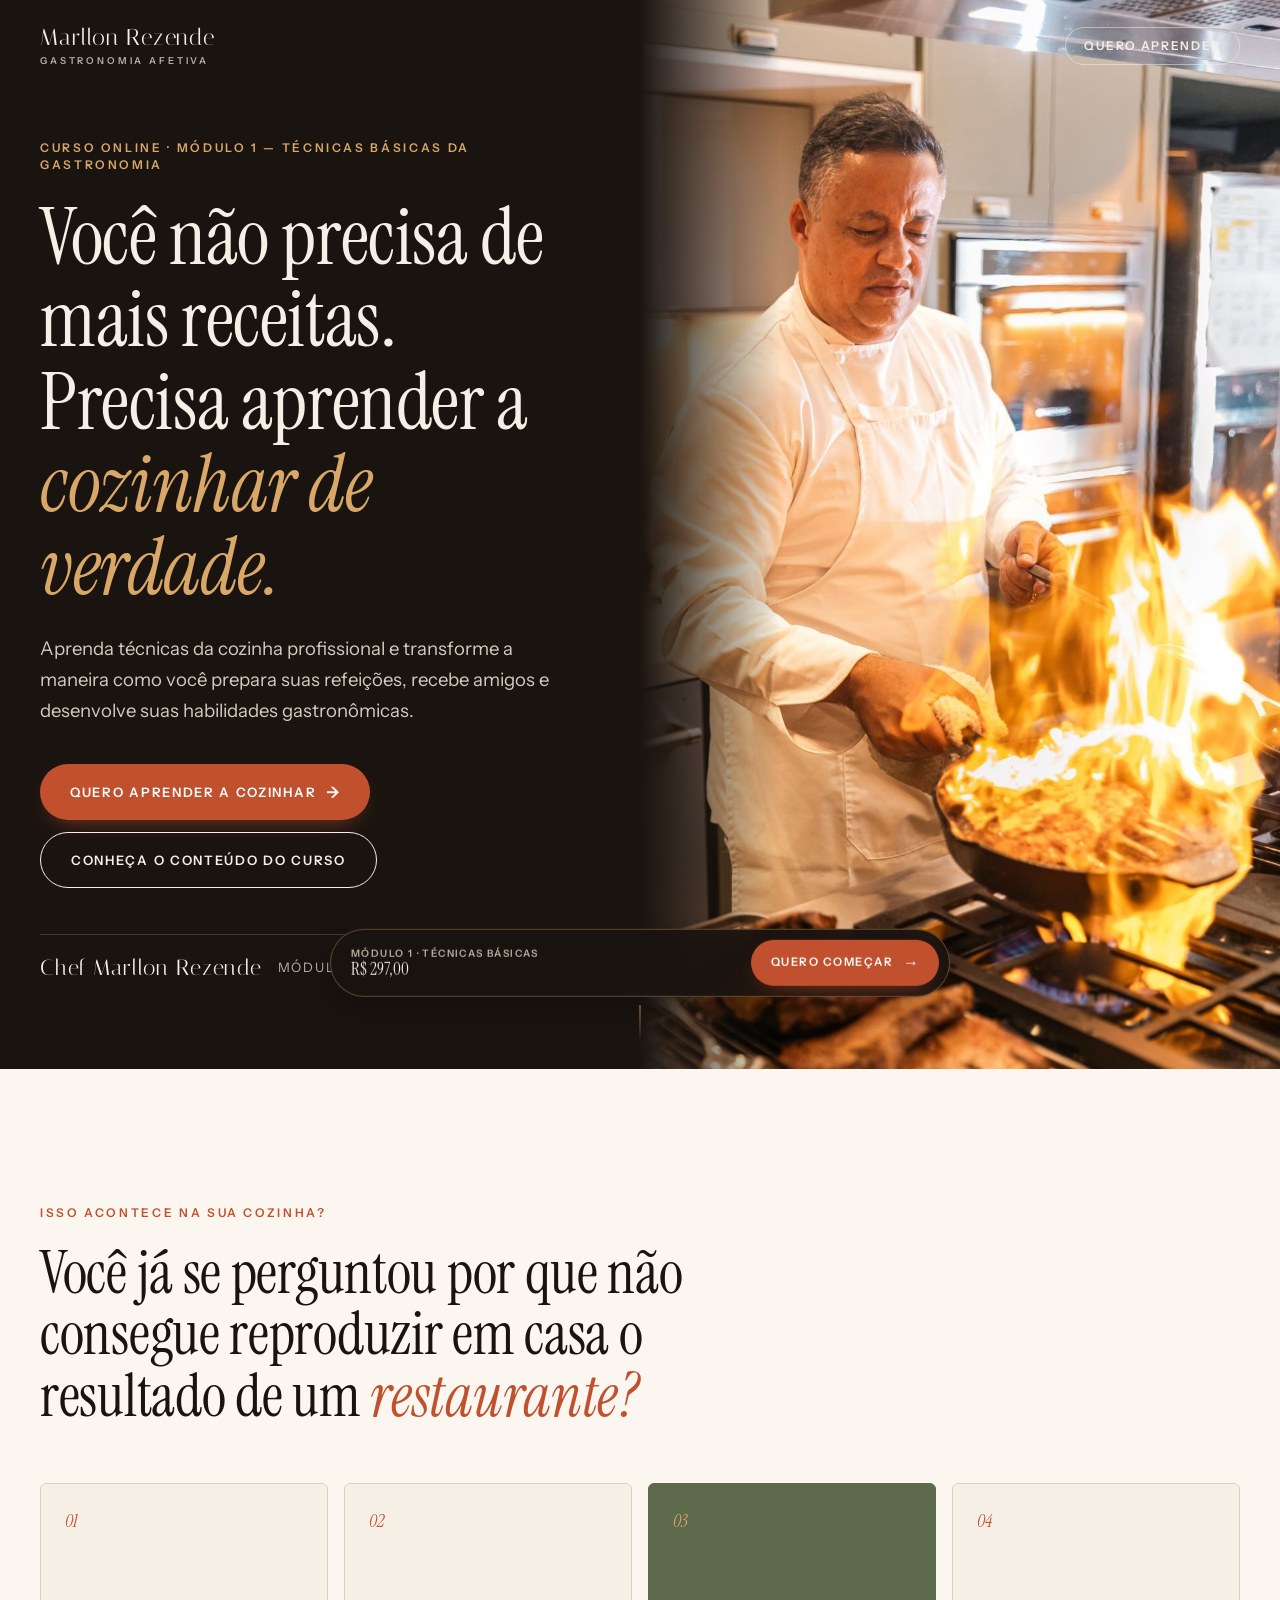
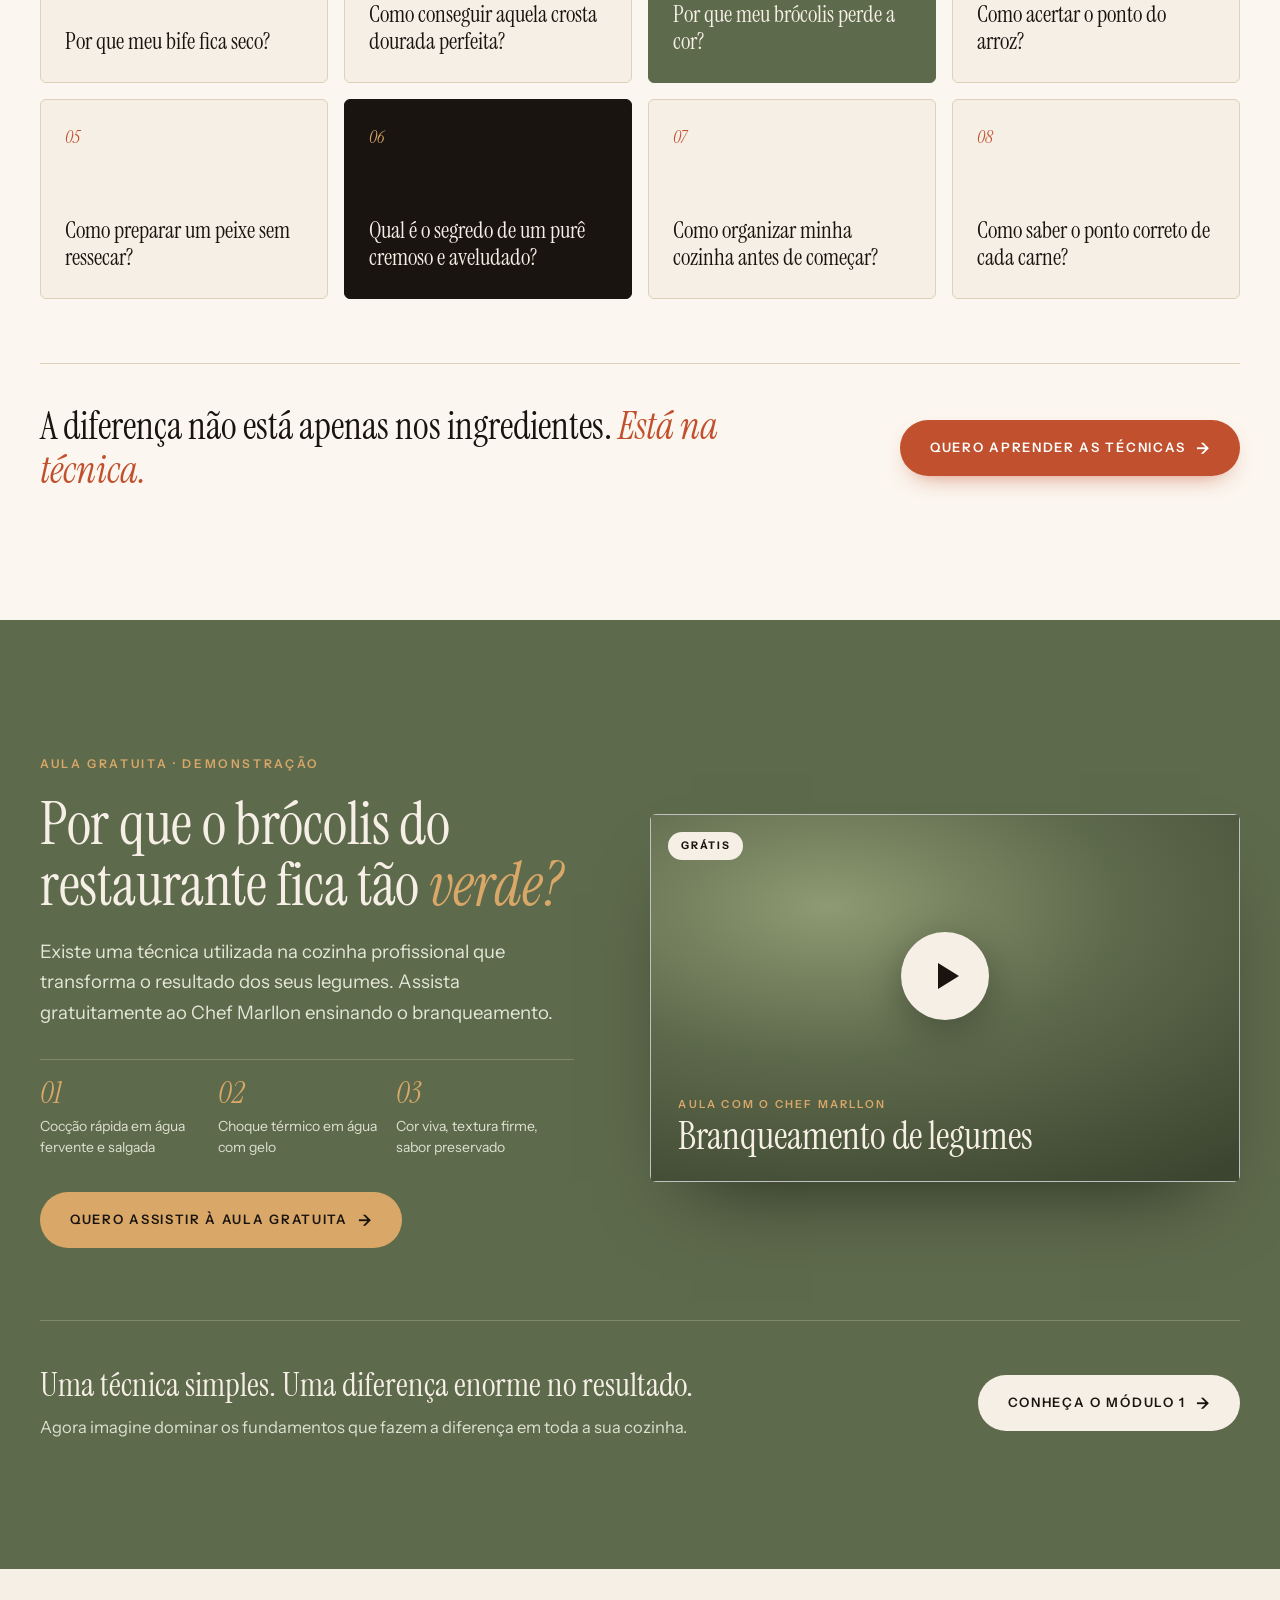
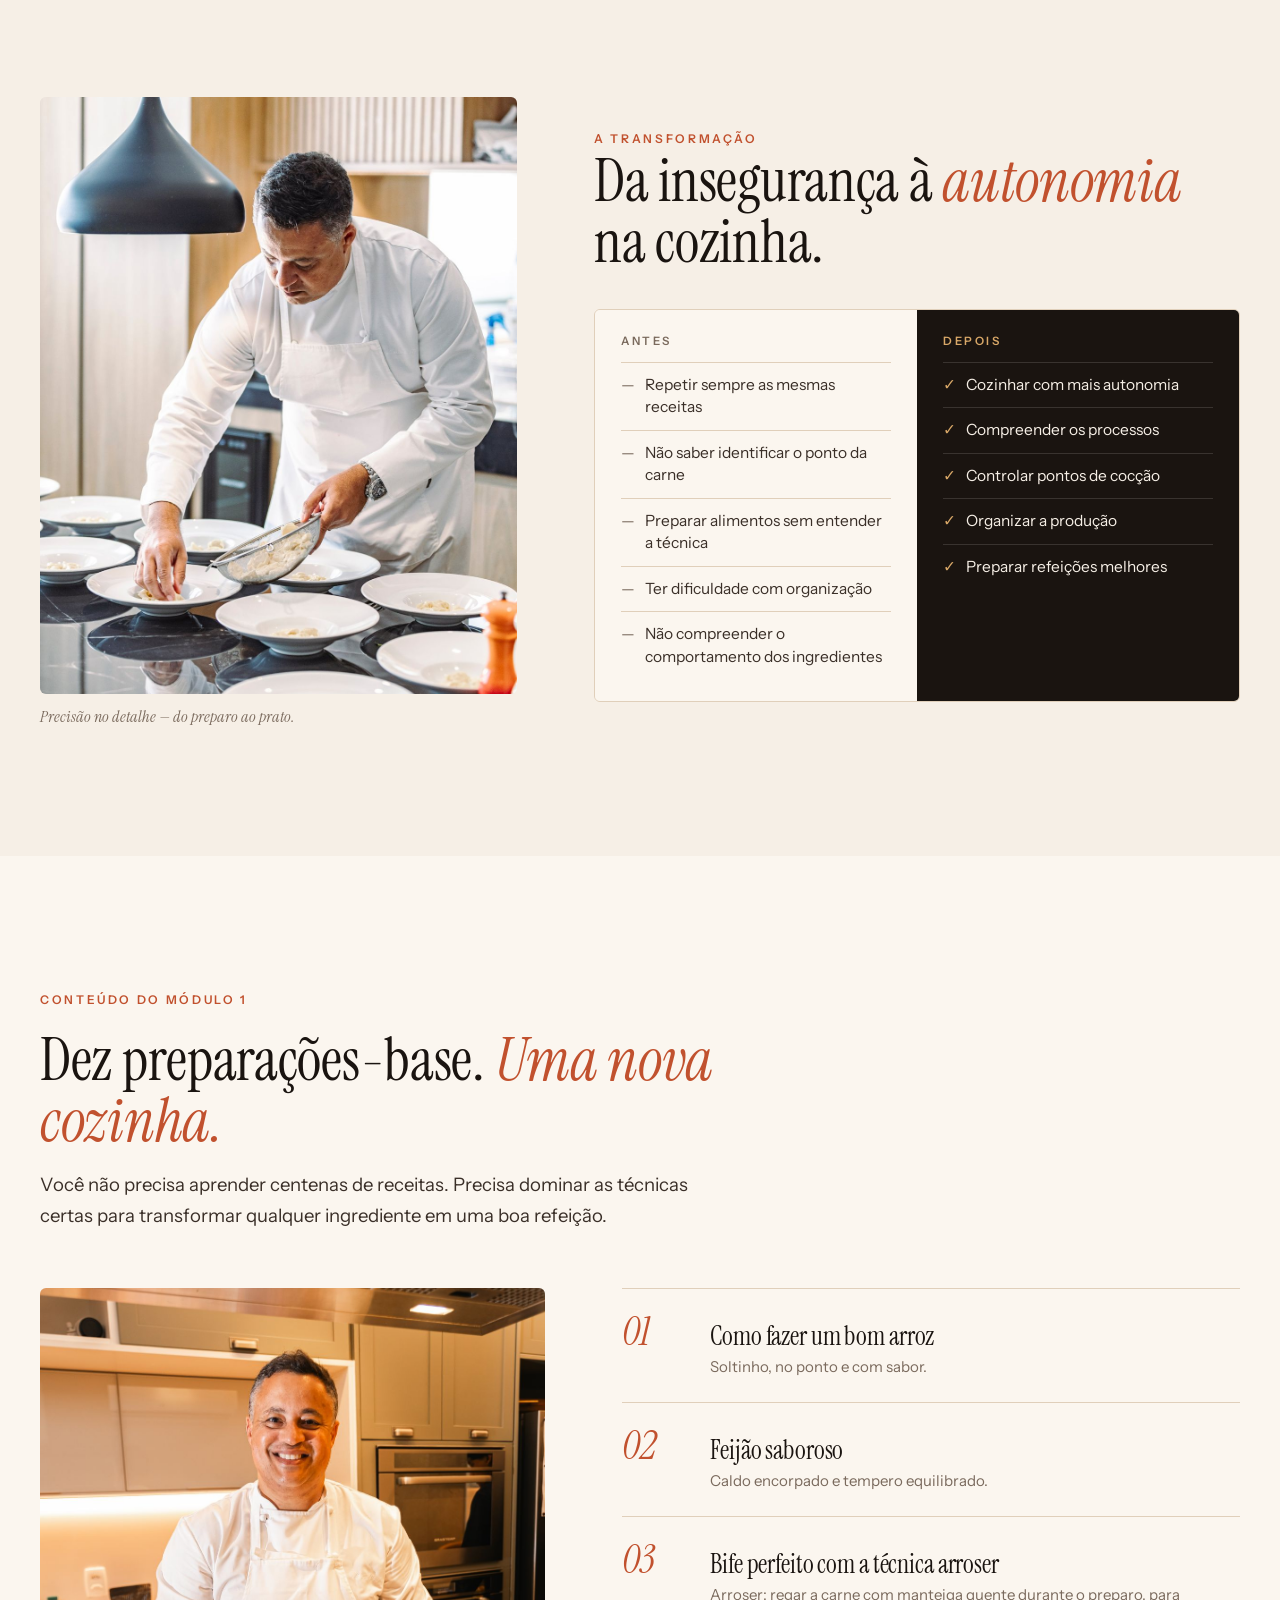
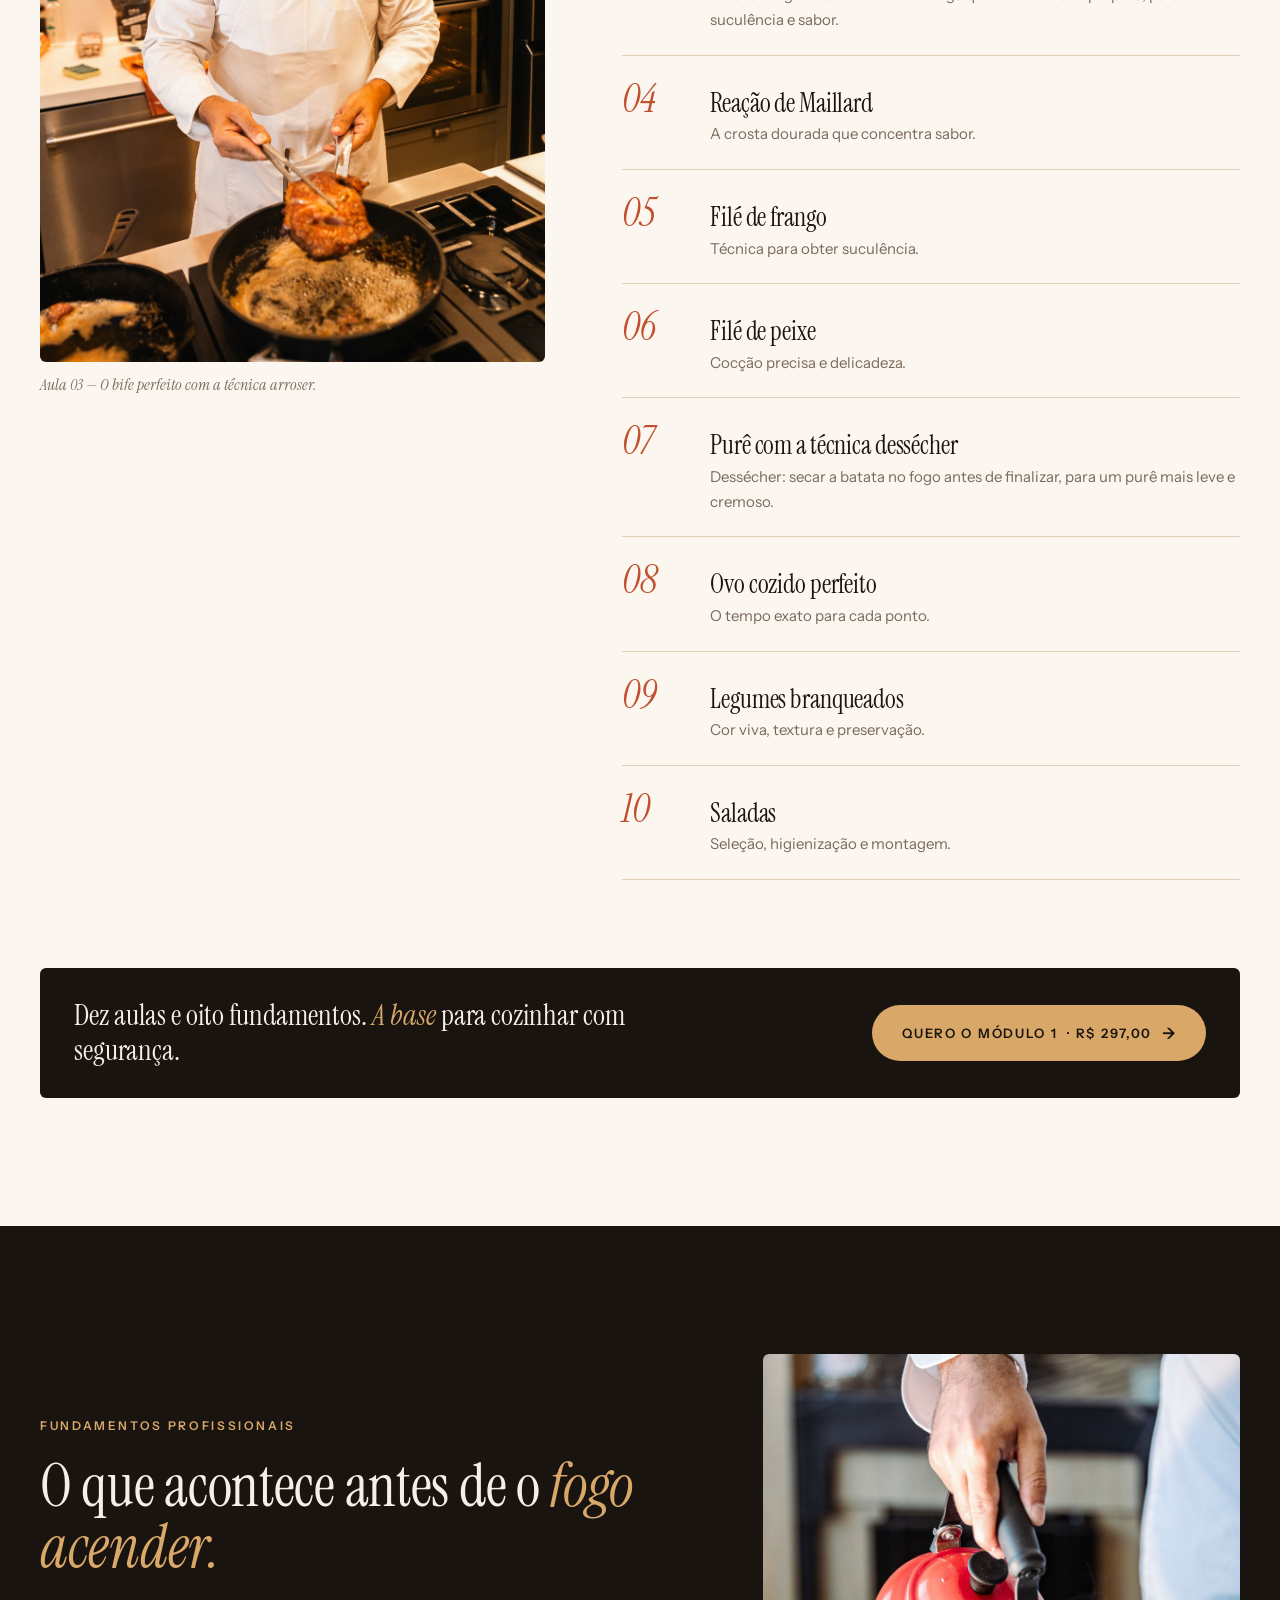
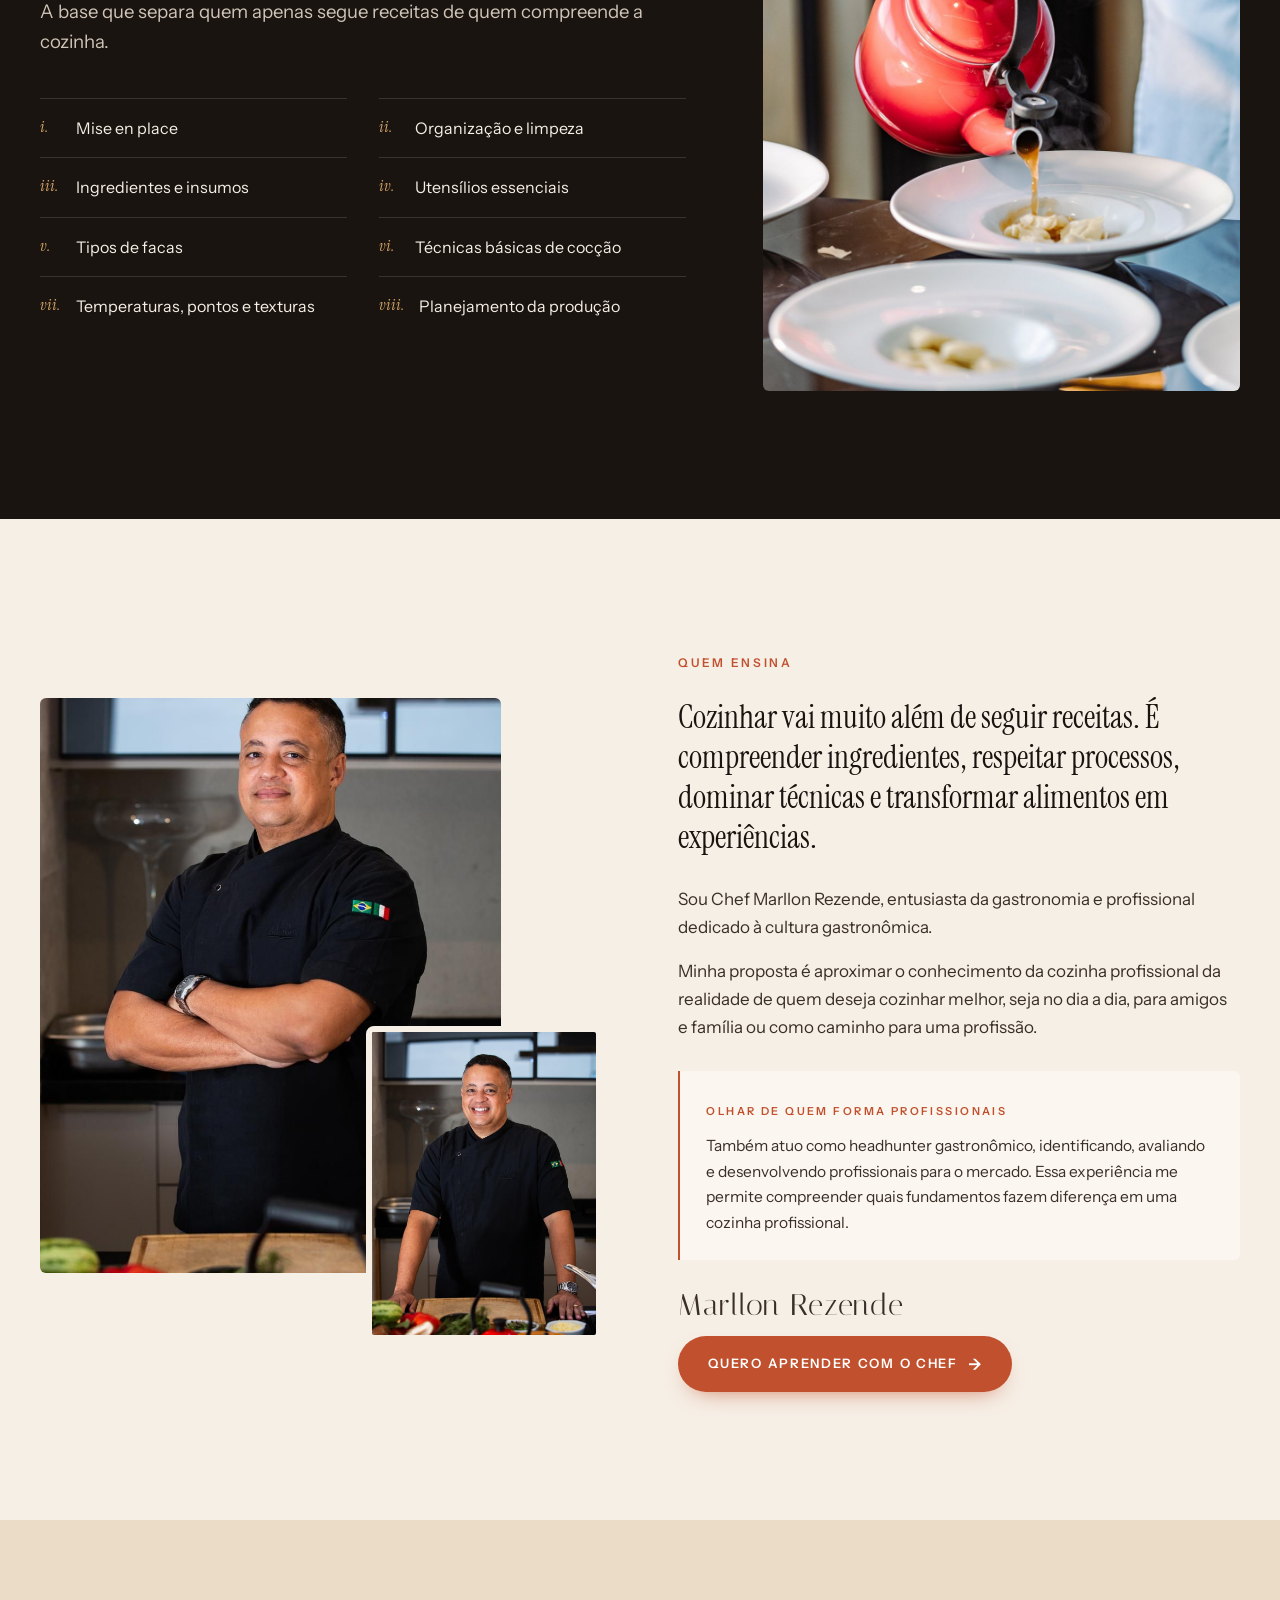
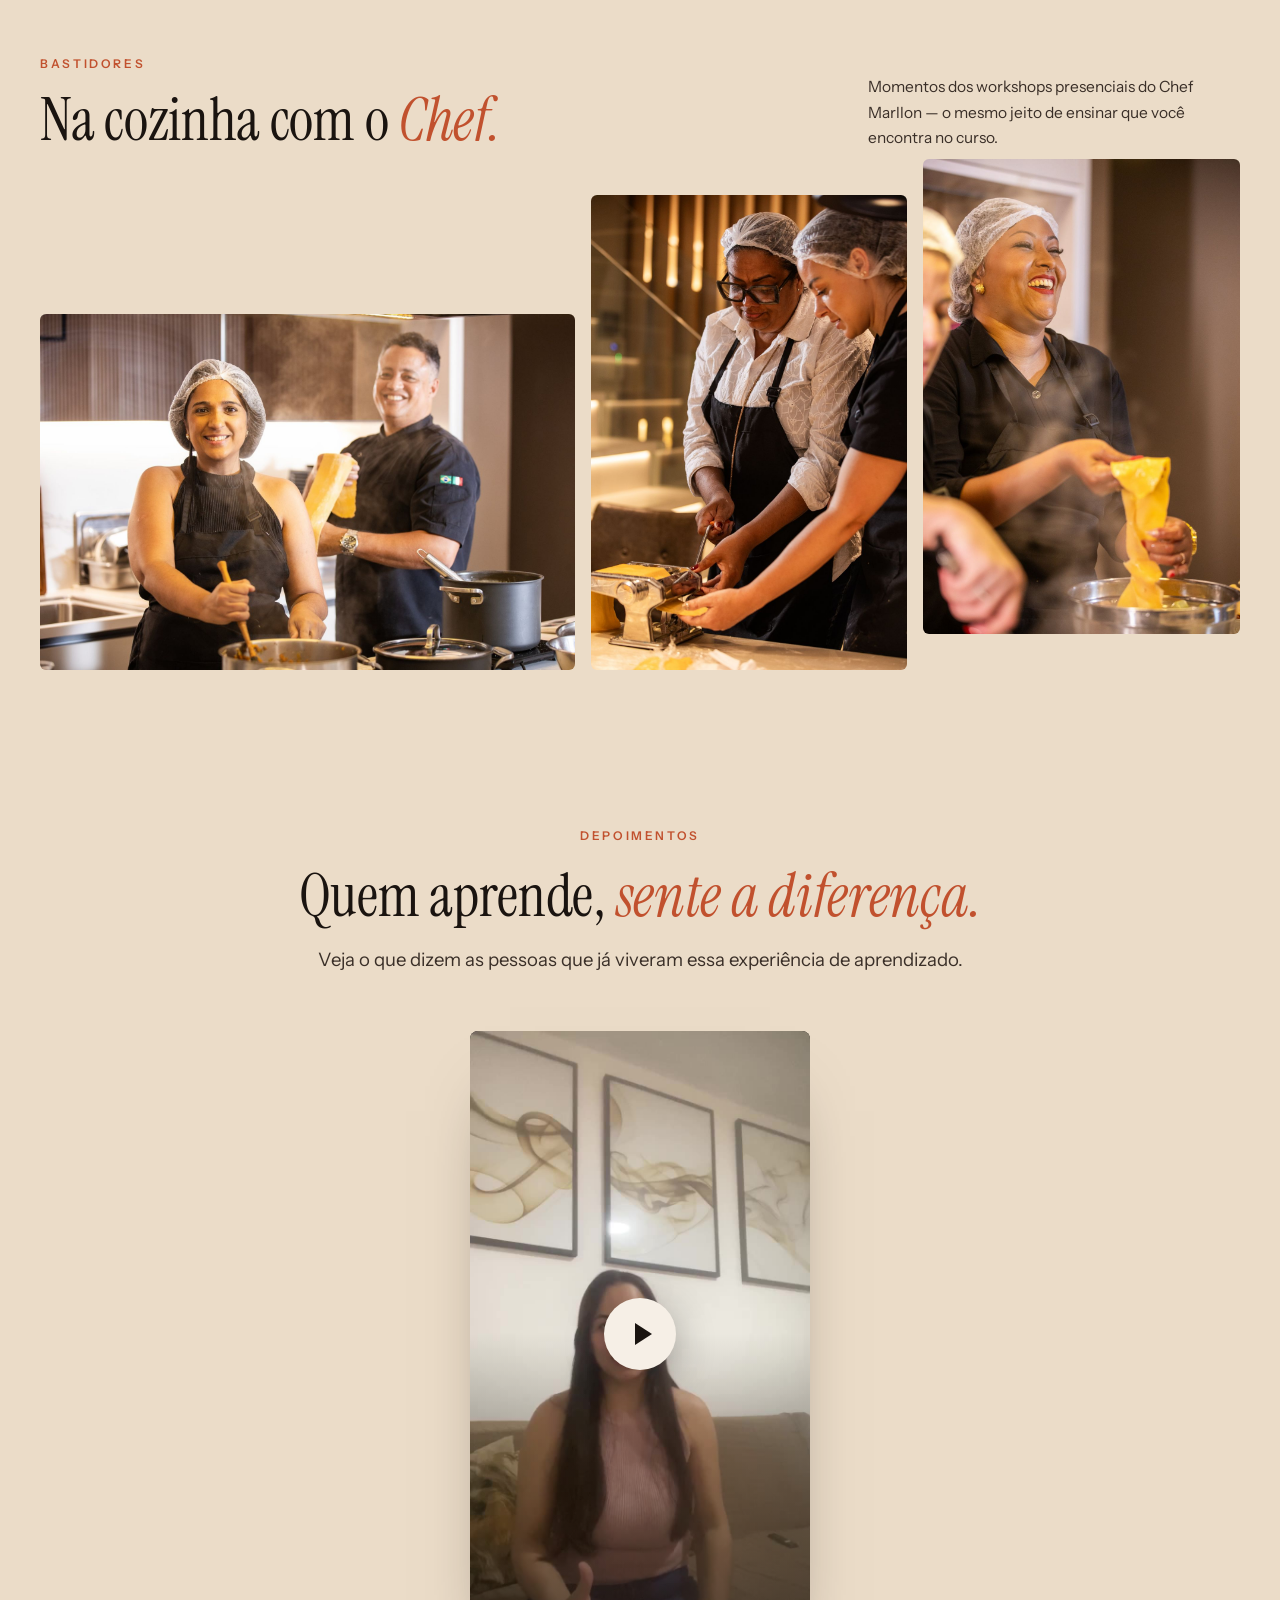
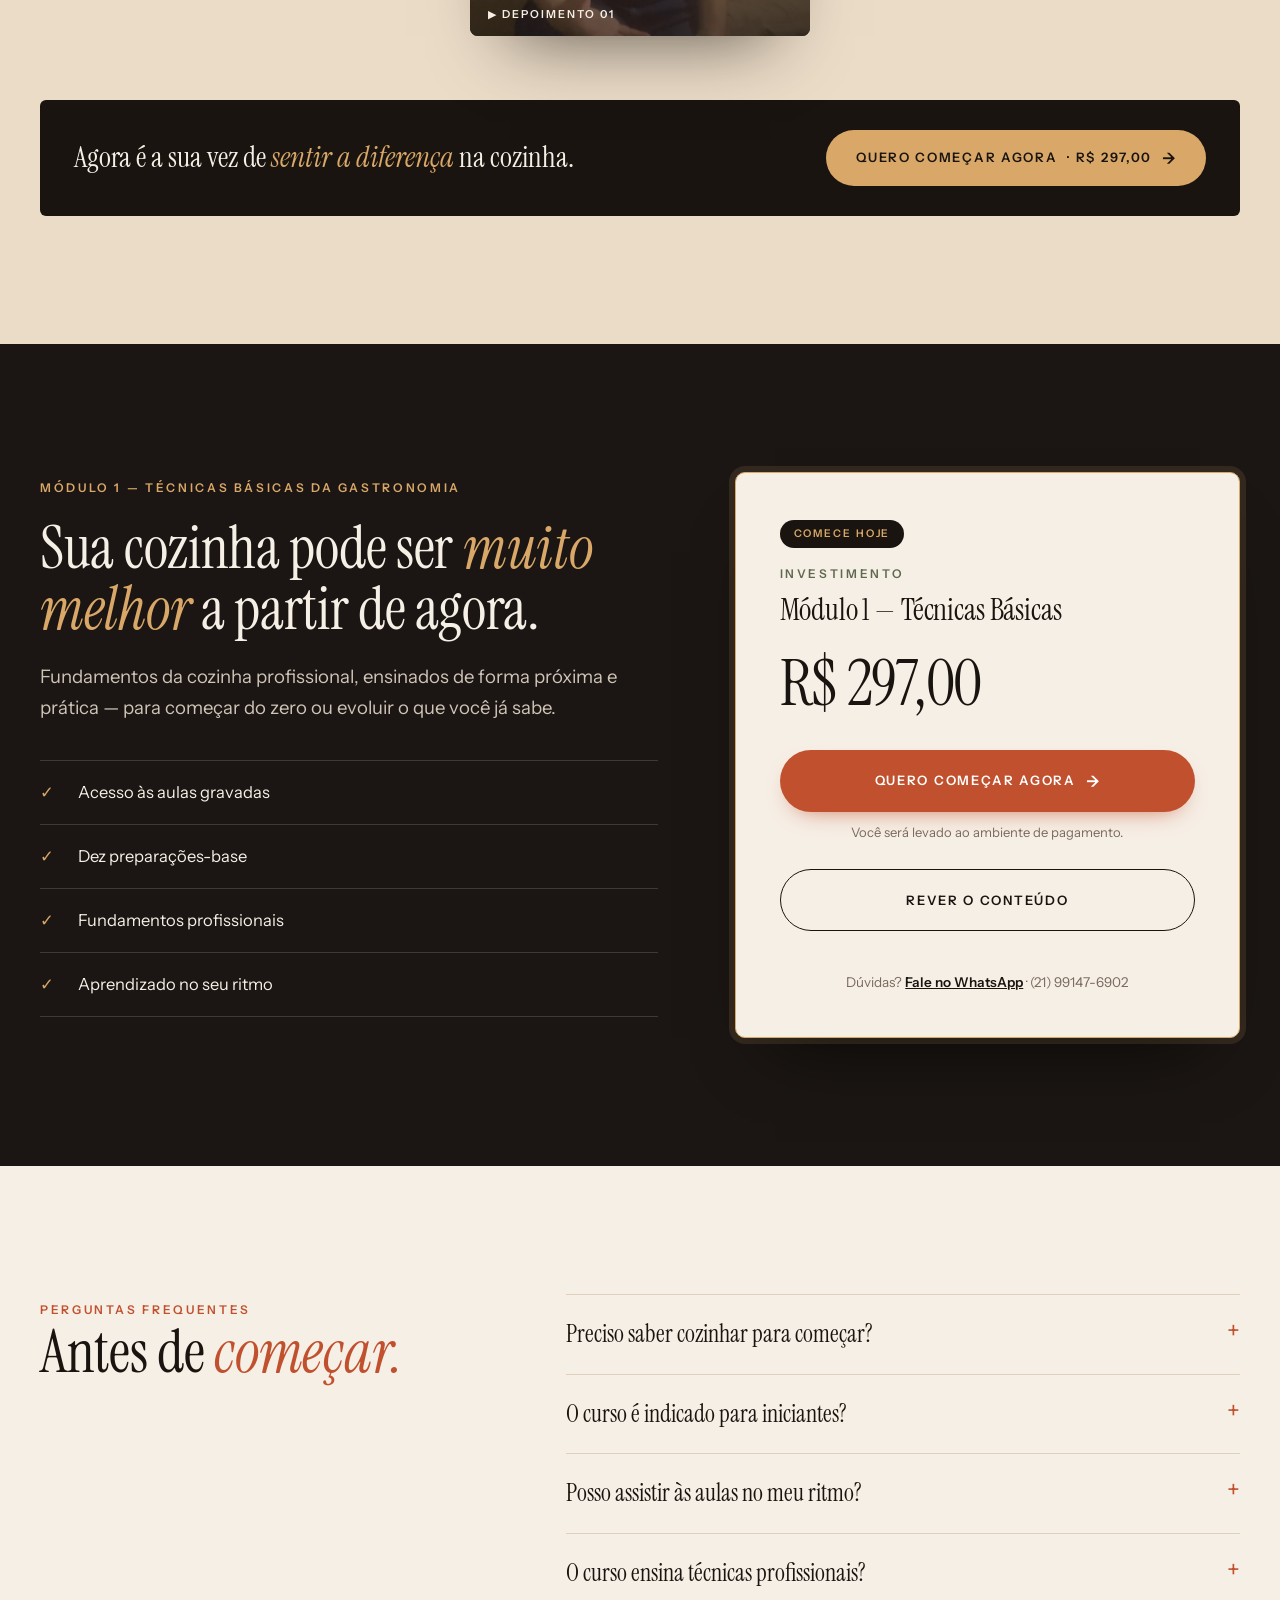
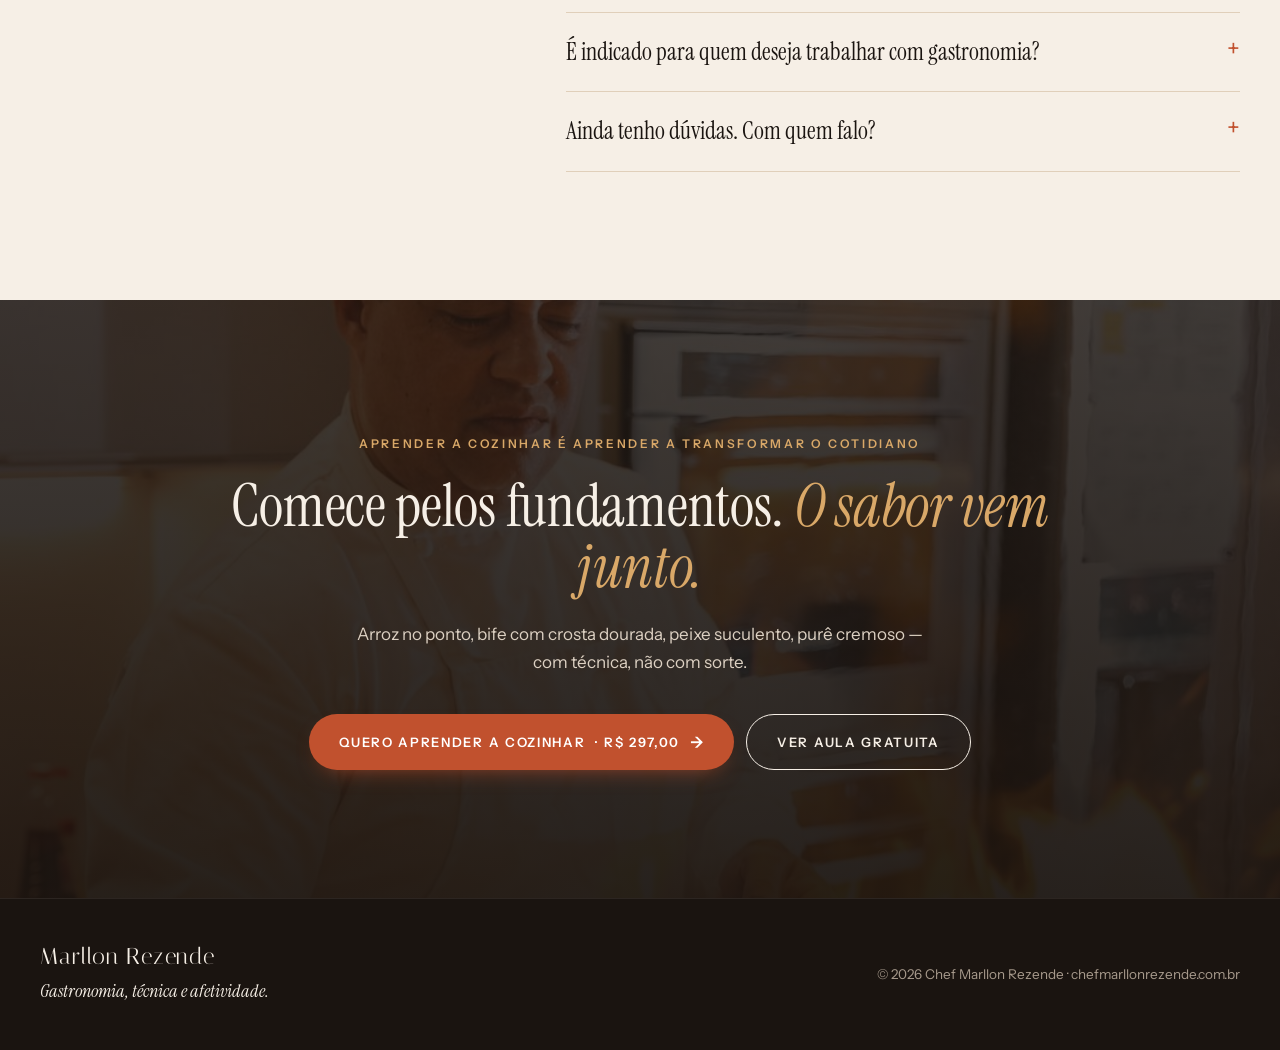
<file: modulo1/curso.html>
<!DOCTYPE html>
<html lang="pt-BR">
<head>
<meta charset="utf-8">
<meta name="viewport" content="width=device-width, initial-scale=1">
<title>Módulo 1 — Técnicas Básicas da Gastronomia | Chef Marllon Rezende</title>
<meta name="description" content="Curso online do Chef Marllon Rezende. Aprenda técnicas da cozinha profissional — arroz, feijão, bife perfeito, Maillard, peixe, purê com a técnica dessécher, ovo cozido perfeito, mise en place e mais — começando do zero ou evoluindo o que você já sabe.">
<meta property="og:title" content="Chef Marllon Rezende — Módulo 1: Técnicas Básicas da Gastronomia">
<meta property="og:description" content="Você não precisa de mais receitas. Precisa aprender a cozinhar de verdade.">
<meta property="og:type" content="website">
<meta property="og:locale" content="pt_BR">
<meta property="og:image" content="assets/fotos/chef-flambe.jpg">
<meta name="theme-color" content="#1A1410">
<link rel="preconnect" href="https://fonts.googleapis.com">
<link rel="preconnect" href="https://fonts.gstatic.com" crossorigin>
<link href="https://fonts.googleapis.com/css2?family=Instrument+Sans:wght@400;500;600;700&family=Instrument+Serif:ital@0;1&family=Italiana&display=swap" rel="stylesheet">
<link rel="preload" as="image" href="assets/fotos/chef-flambe.jpg">

<script src="assets/js/config.js"></script>

<link rel="stylesheet" href="assets/css/site.css">
</head>
<body data-stage="venda">

<header class="top">
  <div class="wrap">
    <a class="brand" href="#topo">Marllon Rezende<small>Gastronomia Afetiva</small></a>
    <a class="top-link js-checkout" href="#oferta" data-cta="header">Quero aprender</a>
  </div>
</header>

<main id="topo">

<!-- 1. HERO -->
<section class="hero on-dark">
  <div class="hero-text">
    <span class="eyebrow">Curso online · Módulo 1 — Técnicas Básicas da Gastronomia</span>
    <h1>Você não precisa de mais receitas. Precisa aprender a <em>cozinhar de verdade.</em></h1>
    <p class="lead">Aprenda técnicas da cozinha profissional e transforme a maneira como você prepara suas refeições, recebe amigos e desenvolve suas habilidades gastronômicas.</p>
    <div class="hero-ctas">
      <a class="btn btn-primary js-checkout" href="#oferta" data-cta="hero_comprar">Quero aprender a cozinhar <span class="arr">→</span></a>
      <a class="btn btn-ghost" href="#conteudo" data-cta="hero_conteudo">Conheça o conteúdo do curso</a>
    </div>
    <div class="hero-id"><b>Chef Marllon Rezende</b><span>Módulo 1</span></div>
  </div>
  <div class="hero-photo"><img data-src="hero" alt="Chef Marllon Rezende flambando na frigideira" fetchpriority="high"></div>
  <a class="scroll" href="#duvidas" aria-label="Rolar para baixo"><span>Role</span><i></i></a>
</section>

<!-- 2. DORES -->
<section class="pains" id="duvidas">
  <div class="wrap">
    <div class="sec-head rv">
      <span class="eyebrow">Isso acontece na sua cozinha?</span>
      <h2>Você já se perguntou por que não consegue reproduzir em casa o resultado de um <em>restaurante?</em></h2>
    </div>
    <div class="pain-grid" id="painGrid"></div>
    <div class="pain-close rv">
      <p>A diferença não está apenas nos ingredientes. <em>Está na técnica.</em></p>
      <a class="btn btn-primary js-checkout" href="#oferta" data-cta="dores_comprar">Quero aprender as técnicas <span class="arr">→</span></a>
    </div>
  </div>
</section>

<!-- 3. AULA GRATUITA -->
<section class="free on-dark" id="aula-gratis">
  <div class="wrap">
    <div class="free-grid">
      <div class="rv">
        <span class="eyebrow">Aula gratuita · Demonstração</span>
        <h2>Por que o brócolis do restaurante fica tão <em>verde?</em></h2>
        <p class="lead">Existe uma técnica utilizada na cozinha profissional que transforma o resultado dos seus legumes. Assista gratuitamente ao Chef Marllon ensinando o branqueamento.</p>
        <div class="blanch">
          <div><b>01</b><span>Cocção rápida em água fervente e salgada</span></div>
          <div><b>02</b><span>Choque térmico em água com gelo</span></div>
          <div><b>03</b><span>Cor viva, textura firme, sabor preservado</span></div>
        </div>
        <button class="btn btn-gold js-free" data-cta="free_assistir">Quero assistir à aula gratuita <span class="arr">→</span></button>
      </div>
      <button class="video-cover js-free rv" data-cta="free_capa" aria-label="Assistir à aula gratuita de branqueamento de legumes">
        <img id="freeCover" alt="" hidden>
        <span class="tag">Grátis</span>
        <span class="play" aria-hidden="true"></span>
        <span class="vc-text"><span>Aula com o Chef Marllon</span><b>Branqueamento de legumes</b></span>
      </button>
    </div>
    <div class="after-free rv">
      <p>Uma técnica simples. Uma diferença enorme no resultado.<span>Agora imagine dominar os fundamentos que fazem a diferença em toda a sua cozinha.</span></p>
      <a class="btn btn-light" href="#conteudo" data-cta="free_conheca_modulo">Conheça o Módulo 1 <span class="arr">→</span></a>
    </div>
  </div>
</section>

<!-- 4. TRANSFORMAÇÃO -->
<section class="transform">
  <div class="wrap tf-grid">
    <figure class="rv">
      <div class="photo"><img data-src="transform" alt="Chef Marllon Rezende empratando massa em pratos fundos" loading="lazy"></div>
      <figcaption class="cap">Precisão no detalhe — do preparo ao prato.</figcaption>
    </figure>
    <div class="rv">
      <span class="eyebrow">A transformação</span>
      <h2>Da insegurança à <em>autonomia</em> na cozinha.</h2>
      <div class="ba">
        <div class="before">
          <h3>Antes</h3>
          <ul>
            <li>Repetir sempre as mesmas receitas</li>
            <li>Não saber identificar o ponto da carne</li>
            <li>Preparar alimentos sem entender a técnica</li>
            <li>Ter dificuldade com organização</li>
            <li>Não compreender o comportamento dos ingredientes</li>
          </ul>
        </div>
        <div class="after">
          <h3>Depois</h3>
          <ul>
            <li>Cozinhar com mais autonomia</li>
            <li>Compreender os processos</li>
            <li>Controlar pontos de cocção</li>
            <li>Organizar a produção</li>
            <li>Preparar refeições melhores</li>
          </ul>
        </div>
      </div>
    </div>
  </div>
</section>

<!-- 5. CONTEÚDO -->
<section class="lessons" id="conteudo">
  <div class="wrap">
    <div class="sec-head rv">
      <span class="eyebrow">Conteúdo do Módulo 1</span>
      <h2>Dez preparações-base. <em>Uma nova cozinha.</em></h2>
      <p class="lead">Você não precisa aprender centenas de receitas. Precisa dominar as técnicas certas para transformar qualquer ingrediente em uma boa refeição.</p>
    </div>
    <div class="ls-grid">
      <figure class="ls-photo rv">
        <div class="photo"><img data-src="lessons" alt="Chef Marllon Rezende finalizando um bife na frigideira com manteiga" loading="lazy"></div>
        <figcaption class="cap">Aula 03 — O bife perfeito com a técnica arroser.</figcaption>
      </figure>
      <ol class="ls-list" id="lsList"></ol>
    </div>
    <div class="band rv">
      <p>Dez aulas e oito fundamentos. <em>A base</em> para cozinhar com segurança.</p>
      <a class="btn btn-gold js-checkout" href="#oferta" data-cta="conteudo_comprar">Quero o Módulo 1 <span class="js-price"></span> <span class="arr">→</span></a>
    </div>
  </div>
</section>

<!-- 6. FUNDAMENTOS -->
<section class="fund on-dark">
  <div class="wrap fund-grid">
    <div class="rv">
      <span class="eyebrow">Fundamentos profissionais</span>
      <h2>O que acontece antes de o <em>fogo acender.</em></h2>
      <p class="lead">A base que separa quem apenas segue receitas de quem compreende a cozinha.</p>
      <ul>
        <li><span>i.</span>Mise en place</li>
        <li><span>ii.</span>Organização e limpeza</li>
        <li><span>iii.</span>Ingredientes e insumos</li>
        <li><span>iv.</span>Utensílios essenciais</li>
        <li><span>v.</span>Tipos de facas</li>
        <li><span>vi.</span>Técnicas básicas de cocção</li>
        <li><span>vii.</span>Temperaturas, pontos e texturas</li>
        <li><span>viii.</span>Planejamento da produção</li>
      </ul>
    </div>
    <div class="photo rv"><img data-src="fundamentos" alt="Chef finalizando um prato com caldo quente" loading="lazy"></div>
  </div>
</section>

<!-- 7. CHEF -->
<section class="chef" id="chef">
  <div class="wrap chef-grid">
    <div class="chef-photos rv">
      <div class="photo main"><img data-src="chef" alt="Retrato do Chef Marllon Rezende de dólmã preto" loading="lazy"></div>
      <div class="photo sub"><img data-src="chef2" alt="Chef Marllon Rezende sorrindo na cozinha" loading="lazy"></div>
    </div>
    <div class="body rv">
      <span class="eyebrow">Quem ensina</span>
      <blockquote>Cozinhar vai muito além de seguir receitas. É compreender ingredientes, respeitar processos, dominar técnicas e transformar alimentos em experiências.</blockquote>
      <p>Sou Chef Marllon Rezende, entusiasta da gastronomia e profissional dedicado à cultura gastronômica.</p>
      <p>Minha proposta é aproximar o conhecimento da cozinha profissional da realidade de quem deseja cozinhar melhor, seja no dia a dia, para amigos e família ou como caminho para uma profissão.</p>
      <div class="hh">
        <span class="eyebrow">Olhar de quem forma profissionais</span>
        <p>Também atuo como headhunter gastronômico, identificando, avaliando e desenvolvendo profissionais para o mercado. Essa experiência me permite compreender quais fundamentos fazem diferença em uma cozinha profissional.</p>
      </div>
      <p class="sign">Marllon Rezende</p>
      <a class="btn btn-primary js-checkout" href="#oferta" data-cta="chef_comprar">Quero aprender com o Chef <span class="arr">→</span></a>
    </div>
  </div>
</section>

<!-- 8. BASTIDORES -->
<section class="bast">
  <div class="wrap">
    <div class="bast-head rv">
      <div><span class="eyebrow">Bastidores</span><h2>Na cozinha com o <em>Chef.</em></h2></div>
      <p>Momentos dos workshops presenciais do Chef Marllon — o mesmo jeito de ensinar que você encontra no curso.</p>
    </div>
    <div class="bast-grid">
      <div class="photo rv"><img data-src="bast1" alt="Chef Marllon com aluna preparando massa fresca" loading="lazy"></div>
      <div class="photo rv"><img data-src="bast2" alt="Alunas abrindo massa no cilindro" loading="lazy"></div>
      <div class="photo rv"><img data-src="bast3" alt="Aluna sorrindo com massa fresca nas mãos" loading="lazy"></div>
    </div>
  </div>
</section>

<!-- 9. DEPOIMENTOS -->
<section class="testi" id="depoimentos">
  <div class="wrap">
    <div class="sec-head rv">
      <span class="eyebrow">Depoimentos</span>
      <h2>Quem aprende, <em>sente a diferença.</em></h2>
      <p class="lead">Veja o que dizem as pessoas que já viveram essa experiência de aprendizado.</p>
    </div>
    <div class="t-grid" id="tGrid"></div>
    <div class="band rv">
      <p>Agora é a sua vez de <em>sentir a diferença</em> na cozinha.</p>
      <a class="btn btn-gold js-checkout" href="#oferta" data-cta="depoimentos_comprar">Quero começar agora <span class="js-price"></span> <span class="arr">→</span></a>
    </div>
  </div>
</section>

<!-- 10. OFERTA -->
<section class="offer on-dark" id="oferta">
  <div class="wrap offer-grid">
    <div class="rv">
      <span class="eyebrow">Módulo 1 — Técnicas Básicas da Gastronomia</span>
      <h2>Sua cozinha pode ser <em>muito melhor</em> a partir de agora.</h2>
      <p class="lead">Fundamentos da cozinha profissional, ensinados de forma próxima e prática — para começar do zero ou evoluir o que você já sabe.</p>
      <ul class="incl" id="incl">
        <li>Acesso às aulas gravadas</li>
        <li>Dez preparações-base</li>
        <li>Fundamentos profissionais</li>
        <li>Aprendizado no seu ritmo</li>
      </ul>
    </div>
    <div class="card rv">
      <span class="ribbon">Comece hoje</span>
      <span class="eyebrow">Investimento</span>
      <h3>Módulo 1 — Técnicas Básicas</h3>
      <div class="price" id="price"></div>
      <div class="price-note" id="priceNote"></div>
      <a class="btn btn-primary js-checkout" href="#" data-cta="oferta_comprar" data-checkout="1">Quero começar agora <span class="arr">→</span></a>
      <p class="sub">Você será levado ao ambiente de pagamento.</p>
      <a class="btn btn-ghost" href="#conteudo" data-cta="oferta_conteudo">Rever o conteúdo</a>
      <ul class="terms" id="terms"></ul>
      <div class="notice" id="notice">Link de checkout ainda não configurado.</div>
      <span class="wa">Dúvidas? <a id="waLink" href="#" target="_blank" rel="noopener" data-cta="whatsapp">Fale no WhatsApp</a> · (21) 99147-6902</span>
    </div>
  </div>
</section>

<!-- 11. FAQ -->
<section class="faq" id="faq">
  <div class="wrap faq-grid">
    <div class="rv">
      <span class="eyebrow">Perguntas frequentes</span>
      <h2>Antes de <em>começar.</em></h2>
    </div>
    <div class="rv" id="faqList">
      <details><summary>Preciso saber cozinhar para começar?</summary><p>Não. O Módulo 1 parte dos fundamentos — do arroz ao mise en place — para que você construa uma base sólida desde o início.</p></details>
      <details><summary>O curso é indicado para iniciantes?</summary><p>Sim. Ele foi pensado para quem quer aprender do zero e também para quem já cozinha e deseja desenvolver melhores técnicas.</p></details>
      <details><summary>Posso assistir às aulas no meu ritmo?</summary><p>Sim. As aulas são gravadas, para você assistir no seu ritmo.</p></details>
      <details><summary>O curso ensina técnicas profissionais?</summary><p>Sim. Pontos de cocção, reação de Maillard, arroser, dessécher, branqueamento, texturas, mise en place, uso de facas e organização da produção — técnicas usadas em cozinhas profissionais.</p></details>
      <details><summary>É indicado para quem deseja trabalhar com gastronomia?</summary><p>Sim. Os fundamentos profissionais são a base de qualquer cozinha e de quem deseja atuar como cozinheiro ou personal chef.</p></details>
      <details id="faqAccess" hidden><summary>Como recebo acesso ao curso?</summary><p></p></details>
      <details id="faqPayment" hidden><summary>Como funciona o pagamento?</summary><p></p></details>
      <details id="faqTerms" hidden><summary>Prazo de acesso, garantia e certificado</summary><p></p></details>
      <details><summary>Ainda tenho dúvidas. Com quem falo?</summary><p>Fale direto pelo WhatsApp: (21) 99147-6902.</p></details>
    </div>
  </div>
</section>

<!-- 12. CTA FINAL -->
<section class="final on-dark">
  <div class="bg"><img data-src="hero" alt="" loading="lazy"></div>
  <div class="wrap rv">
    <span class="eyebrow">Aprender a cozinhar é aprender a transformar o cotidiano</span>
    <h2>Comece pelos fundamentos. <em>O sabor vem junto.</em></h2>
    <p>Arroz no ponto, bife com crosta dourada, peixe suculento, purê cremoso — com técnica, não com sorte.</p>
    <div class="final-ctas">
      <a class="btn btn-primary js-checkout" href="#oferta" data-cta="final_comprar">Quero aprender a cozinhar <span class="js-price"></span> <span class="arr">→</span></a>
      <button class="btn btn-ghost js-free" data-cta="final_aula_gratis">Ver aula gratuita</button>
    </div>
  </div>
</section>

</main>

<footer>
  <div class="wrap">
    <div><span class="brand">Marllon Rezende</span><div class="concept">Gastronomia, técnica e afetividade.</div></div>
    <div>© <span id="yr"></span> Chef Marllon Rezende · chefmarllonrezende.com.br</div>
  </div>
</footer>

<div class="sticky" id="sticky" aria-hidden="true">
  <span><small>Módulo 1 · Técnicas Básicas</small><b id="stickyPrice" style="font-weight:400">Cozinhe com técnica</b></span>
  <a class="btn btn-primary js-checkout" href="#oferta" data-cta="sticky_comprar" tabindex="-1">Quero começar <span class="arr">→</span></a>
</div>

<div class="modal" id="modal" role="dialog" aria-modal="true" aria-label="Aula gratuita: branqueamento de legumes">
  <div class="modal-box">
    <button class="modal-close" id="modalClose">Fechar ✕</button>
    <div class="modal-frame" id="modalFrame"></div>
    <div class="modal-after">
      <p>Uma técnica simples. Uma diferença enorme.<span>Imagine dominar todos os fundamentos.</span></p>
      <a class="btn btn-primary" href="#conteudo" id="modalCta" data-cta="modal_conheca_modulo">Conheça o Módulo 1 <span class="arr">→</span></a>
    </div>
  </div>
</div>

<script src="assets/js/funnel.js"></script>
<script>
(function(){
  var C = window.CONFIG, F = window.FUNNEL;

  function track(name,label){ F.event(name,{cta:label}); }

  F.photos();
  F.event('view_sales_page',{},'ViewContent');
  if(C.freeLessonCover){ var fc=document.getElementById('freeCover'); fc.src=C.freeLessonCover; fc.hidden=false; }

  /* Pains */
  var pains=["Por que meu bife fica seco?","Como conseguir aquela crosta dourada perfeita?","Por que meu brócolis perde a cor?","Como acertar o ponto do arroz?","Como preparar um peixe sem ressecar?","Qual é o segredo de um purê cremoso e aveludado?","Como organizar minha cozinha antes de começar?","Como saber o ponto correto de cada carne?"];
  var pg=document.getElementById('painGrid');
  pains.forEach(function(q,i){ var d=document.createElement('div'); d.className='pain rv'; d.innerHTML='<span class="n">'+String(i+1).padStart(2,'0')+'</span><p>'+q+'</p>'; pg.appendChild(d); });

  /* Lessons */
  var ls=[["Como fazer um bom arroz","Soltinho, no ponto e com sabor."],["Feijão saboroso","Caldo encorpado e tempero equilibrado."],["Bife perfeito com a técnica arroser","Arroser: regar a carne com manteiga quente durante o preparo, para suculência e sabor."],["Reação de Maillard","A crosta dourada que concentra sabor."],["Filé de frango","Técnica para obter suculência."],["Filé de peixe","Cocção precisa e delicadeza."],["Purê com a técnica dessécher","Dessécher: secar a batata no fogo antes de finalizar, para um purê mais leve e cremoso."],["Ovo cozido perfeito","O tempo exato para cada ponto."],["Legumes branqueados","Cor viva, textura e preservação."],["Saladas","Seleção, higienização e montagem."]];
  var ll=document.getElementById('lsList');
  ls.forEach(function(l,i){ var li=document.createElement('li'); li.className='rv'; li.innerHTML='<span class="num">'+String(i+1).padStart(2,'0')+'</span><div><h3>'+l[0]+'</h3><p>'+l[1]+'</p></div>'; ll.appendChild(li); });

  function mediaEl(u,poster,label){ return F.media(u,poster,label); }

  /* Testimonials */
  var tg=document.getElementById('tGrid'), shown=0;
  C.testimonials.forEach(function(t,i){
    if(!t.src) return; shown++;
    var label='Depoimento '+String(shown).padStart(2,'0');
    var card=document.createElement('div'); card.className='t-card rv';
    card.innerHTML='<div class="t-video"><button class="t-start" aria-label="Assistir '+label+'">'+(t.poster?'<img src="'+t.poster+'" alt="">':'')+'<span class="play" aria-hidden="true"></span><span class="lbl">▶ '+label+'</span></button></div>'+(t.name?'<div class="t-meta"><b>'+t.name+'</b>Aluna(o)</div>':'');
    card.querySelector('.t-start').addEventListener('click',function(){
      var box=card.querySelector('.t-video'); box.innerHTML=''; box.appendChild(mediaEl(t.src,t.poster,label));
      tg.querySelectorAll('video').forEach(function(o){ if(!box.contains(o)) o.pause(); });
    });
    tg.appendChild(card);
  });
  if(!shown) document.getElementById('depoimentos').hidden=true;

  /* Offer */
  var price=document.getElementById('price');
  if(C.price){ price.textContent=C.price; document.querySelectorAll('.js-price').forEach(function(e){e.textContent=C.price;}); document.getElementById('stickyPrice').textContent=C.price; }
  else { price.textContent='Valor em breve'; price.classList.add('pending'); }
  document.getElementById('priceNote').textContent=C.priceNote||'';
  if(C.handout){ var li=document.createElement('li'); li.textContent='Apostila de apoio'; document.getElementById('incl').appendChild(li); }
  var tl=[C.accessPeriod,C.guarantee,C.certificate].filter(Boolean), terms=document.getElementById('terms');
  tl.forEach(function(t){ var li=document.createElement('li'); li.textContent=t; terms.appendChild(li); });
  function faq(id,txt){ if(txt){ var d=document.getElementById(id); d.hidden=false; d.querySelector('p').textContent=txt; } }
  faq('faqAccess',C.faqAccess); faq('faqPayment',C.faqPayment); faq('faqTerms',tl.length?tl.join(' · ')+'.':'');
  document.getElementById('waLink').href='https://wa.me/'+C.whatsapp+'?text='+encodeURIComponent('Olá, Chef Marllon! Tenho uma dúvida sobre o Módulo 1 — Técnicas Básicas.');

  /* Checkout */
  document.querySelectorAll('.js-checkout').forEach(function(a){
    if(C.checkoutUrl){ a.href=F.checkout(); a.target='_blank'; a.rel='noopener'; a.dataset.checkout='1'; }
    a.addEventListener('click',function(e){
      if(!a.dataset.checkout) return;
      F.trackCheckout(a.getAttribute('data-cta'));
      if(!C.checkoutUrl){ e.preventDefault(); var n=document.getElementById('notice'); n.classList.add('show'); n.scrollIntoView({block:'center',behavior:'smooth'}); }
    });
  });

  /* Free lesson modal */
  var modal=document.getElementById('modal'), frame=document.getElementById('modalFrame'), last=null;
  function openModal(){
    last=document.activeElement; frame.innerHTML='';
    if(C.freeLessonUrl) frame.appendChild(mediaEl(C.freeLessonUrl,null,'aula_gratis_branqueamento'));
    else frame.innerHTML='<div class="modal-empty">A aula gratuita de branqueamento entra aqui.<br>Cole o link em <code>freeLessonUrl</code> no bloco de configuração.</div>';
    modal.classList.add('open'); document.body.style.overflow='hidden'; document.getElementById('modalClose').focus();
  }
  function closeModal(){ modal.classList.remove('open'); frame.innerHTML=''; document.body.style.overflow=''; if(last) last.focus(); }
  document.querySelectorAll('.js-free').forEach(function(b){ b.addEventListener('click',function(){
    if(C.gateFreeLesson && C.pages && C.pages.capture){ location.href=F.withUtm(C.pages.capture); return; }
    openModal(); }); });
  document.getElementById('modalClose').addEventListener('click',closeModal);
  document.getElementById('modalCta').addEventListener('click',closeModal);
  modal.addEventListener('click',function(e){ if(e.target===modal) closeModal(); });
  document.addEventListener('keydown',function(e){ if(e.key==='Escape'&&modal.classList.contains('open')) closeModal(); });

  /* Sticky + reveal */
  var sticky=document.getElementById('sticky'), heroOut=false, offerIn=false, finalIn=false;
  function upd(){ var s=heroOut&&!offerIn&&!finalIn; sticky.classList.toggle('show',s); sticky.setAttribute('aria-hidden',!s); sticky.querySelector('a').tabIndex=s?0:-1; }
  if('IntersectionObserver' in window){
    new IntersectionObserver(function(en){heroOut=!en[0].isIntersecting;upd();}).observe(document.querySelector('.hero'));
    new IntersectionObserver(function(en){offerIn=en[0].isIntersecting;upd();}).observe(document.getElementById('oferta'));
    new IntersectionObserver(function(en){finalIn=en[0].isIntersecting;upd();}).observe(document.querySelector('.final'));
    F.reveal();
  } else document.querySelectorAll('.rv').forEach(function(el){el.classList.add('in');});
  document.getElementById('yr').textContent=new Date().getFullYear();
})();
</script>
</body>
</html>
</file>
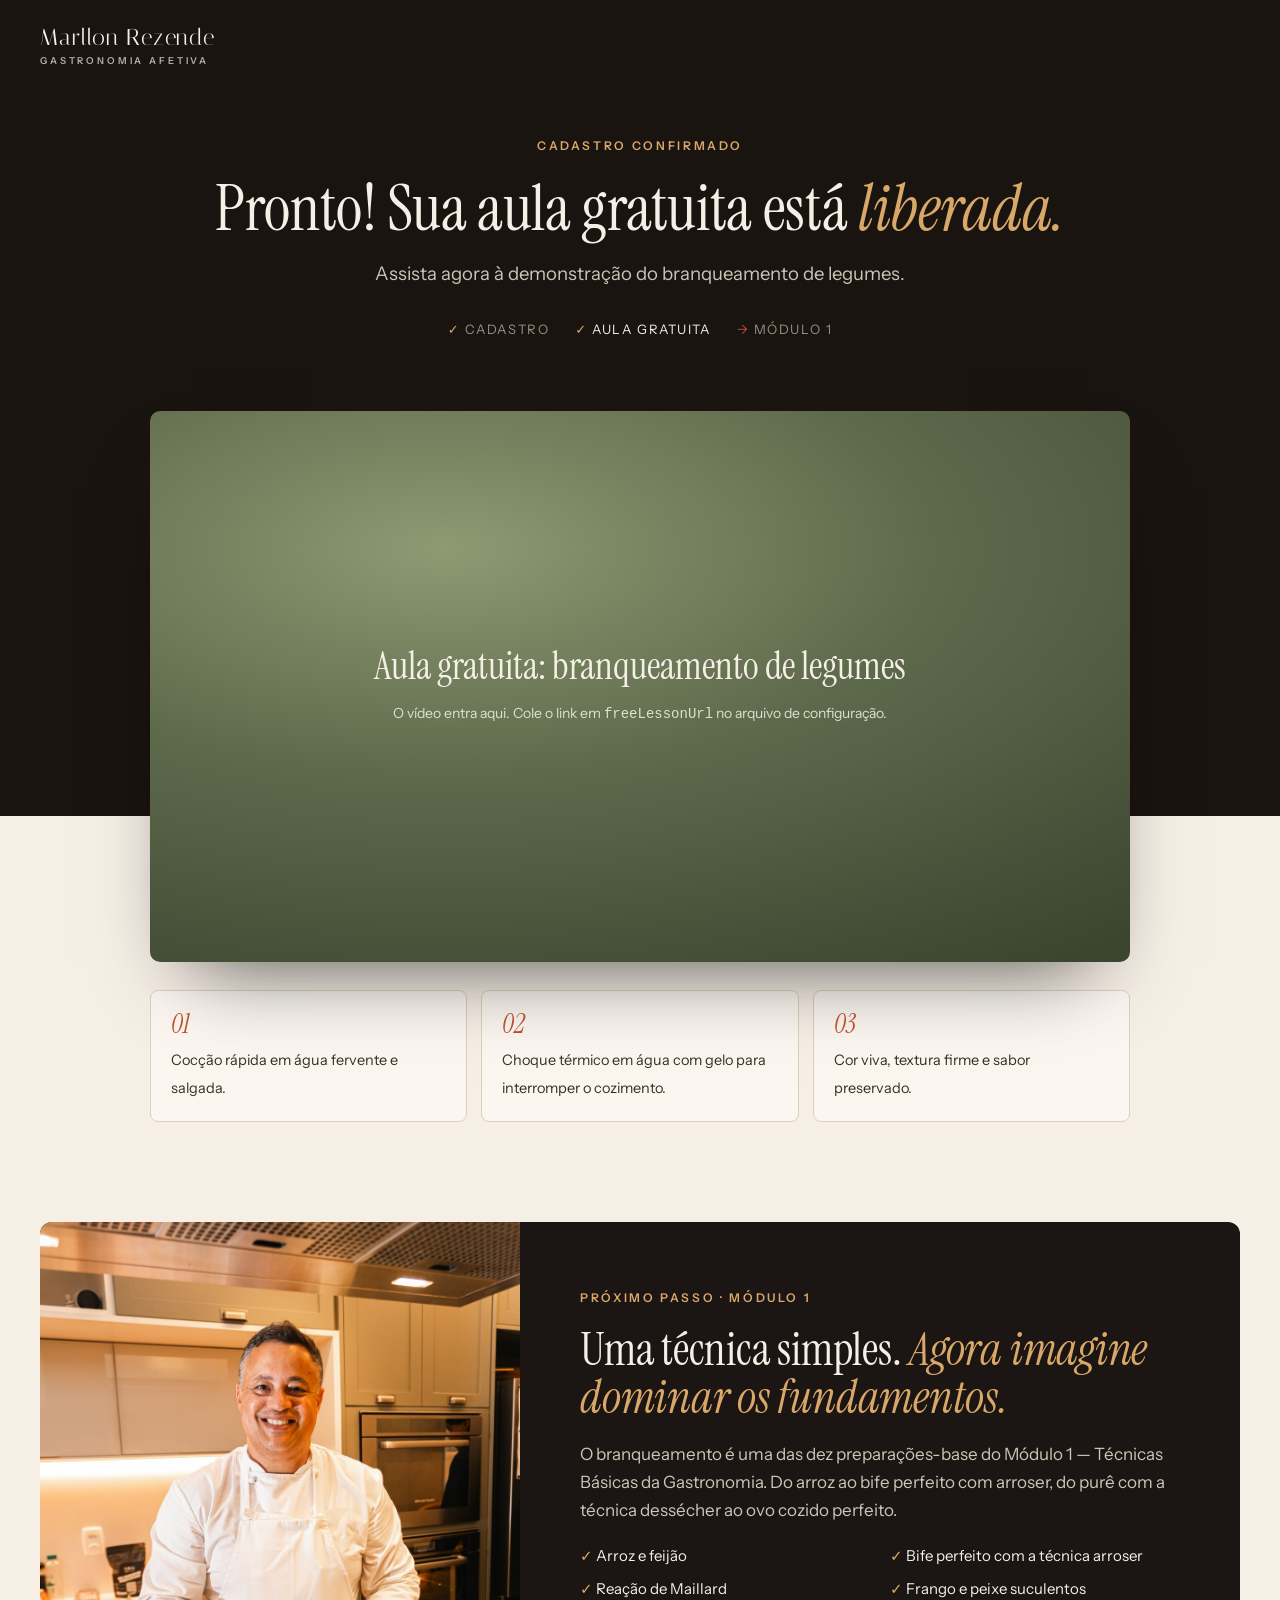
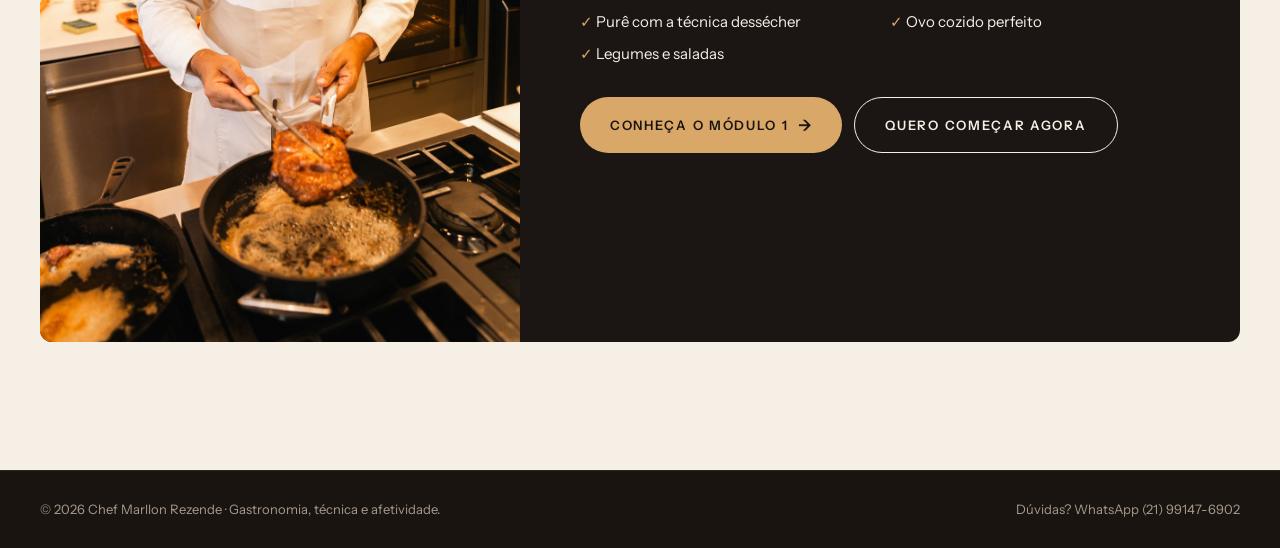
<file: modulo1/obrigado.html>
<!DOCTYPE html>
<html lang="pt-BR">
<head>
<meta charset="utf-8">
<meta name="viewport" content="width=device-width, initial-scale=1">
<title>Sua aula gratuita está liberada | Chef Marllon Rezende</title>
<meta name="robots" content="noindex">
<meta name="theme-color" content="#1A1410">
<link rel="preconnect" href="https://fonts.googleapis.com">
<link rel="preconnect" href="https://fonts.gstatic.com" crossorigin>
<link href="https://fonts.googleapis.com/css2?family=Instrument+Sans:wght@400;500;600;700&family=Instrument+Serif:ital@0;1&family=Italiana&display=swap" rel="stylesheet">
<link rel="stylesheet" href="assets/css/site.css">
<script src="assets/js/config.js"></script>
</head>
<body data-stage="confirmacao">

<header class="top">
  <div class="wrap">
    <a class="brand" href="#">Marllon Rezende<small>Gastronomia Afetiva</small></a>
  </div>
</header>

<main>
<section class="ty-hero on-dark">
  <div class="wrap">
    <span class="eyebrow">Cadastro confirmado</span>
    <h1><span id="hello">Pronto!</span> Sua aula gratuita está <em>liberada.</em></h1>
    <p class="lead">Assista agora à demonstração do branqueamento de legumes.<span id="mailNote" hidden> Também enviamos o acesso para o seu e-mail.</span></p>
    <div class="ty-steps"><span>Cadastro</span><span class="now">Aula gratuita</span><span class="next">Módulo 1</span></div>
  </div>
</section>

<section class="ty-video">
  <div class="wrap">
    <div class="player" id="player"></div>
    <div class="ty-tips">
      <div><b>01</b><span>Cocção rápida em água fervente e salgada.</span></div>
      <div><b>02</b><span>Choque térmico em água com gelo para interromper o cozimento.</span></div>
      <div><b>03</b><span>Cor viva, textura firme e sabor preservado.</span></div>
    </div>
  </div>
</section>

<section class="ty-bridge">
  <div class="wrap">
    <div class="ty-card rv">
      <div class="photo"><img data-src="lessons" alt="Chef Marllon Rezende finalizando um bife na frigideira" loading="lazy"></div>
      <div class="txt">
        <span class="eyebrow">Próximo passo · Módulo 1</span>
        <h2>Uma técnica simples. <em>Agora imagine dominar os fundamentos.</em></h2>
        <p>O branqueamento é uma das dez preparações-base do Módulo 1 — Técnicas Básicas da Gastronomia. Do arroz ao bife perfeito com arroser, do purê com a técnica dessécher ao ovo cozido perfeito.</p>
        <ul>
          <li>Arroz e feijão</li><li>Bife perfeito com a técnica arroser</li>
          <li>Reação de Maillard</li><li>Frango e peixe suculentos</li>
          <li>Purê com a técnica dessécher</li><li>Ovo cozido perfeito</li><li>Legumes e saladas</li>
        </ul>
        <div class="ctas">
          <a class="btn btn-gold" id="toSales" href="curso.html" data-cta="confirmacao_conhecer_modulo">Conheça o Módulo 1 <span class="arr">→</span></a>
          <a class="btn btn-ghost" id="toCheckout" href="curso.html#oferta" data-cta="confirmacao_comprar" style="color:var(--off)">Quero começar agora</a>
        </div>
      </div>
    </div>
  </div>
</section>
</main>

<footer class="mini-foot">
  <div class="wrap">
    <span>© <span id="yr"></span> Chef Marllon Rezende · Gastronomia, técnica e afetividade.</span>
    <span>Dúvidas? WhatsApp (21) 99147-6902</span>
  </div>
</footer>

<script src="assets/js/funnel.js"></script>
<script>
(function(){
  var C=window.CONFIG, F=window.FUNNEL;
  F.photos(); F.reveal();
  F.event('view_thanks_page',{},'ViewContent');
  document.getElementById('yr').textContent=new Date().getFullYear();
  if(C.emailAutomationActive) document.getElementById('mailNote').hidden=false;
  var n=F.leadName(); if(n) document.getElementById('hello').textContent=n.replace(/[<>]/g,'')+',';

  var sales=F.withUtm(C.pages.sales);
  document.getElementById('toSales').href=sales;
  var co=document.getElementById('toCheckout');
  if(C.checkoutUrl){ co.href=F.checkout(); co.target='_blank'; co.rel='noopener'; co.addEventListener('click',function(){ F.trackCheckout('confirmacao_comprar'); }); }
  else co.href=sales.split('#')[0]+'#oferta';

  var p=document.getElementById('player');
  if(C.freeLessonUrl){
    var b=document.createElement('button'); b.setAttribute('aria-label','Assistir à aula gratuita');
    b.innerHTML=(C.freeLessonCover?'<img src="'+C.freeLessonCover+'" alt="">':'')+'<span class="play" aria-hidden="true" style="top:50%"></span>';
    b.addEventListener('click',function(){ p.innerHTML=''; p.appendChild(F.media(C.freeLessonUrl,C.freeLessonCover,'aula_gratis_branqueamento')); });
    p.appendChild(b);
  } else {
    p.innerHTML='<div class="ph-msg"><div><b>Aula gratuita: branqueamento de legumes</b><span>O vídeo entra aqui. Cole o link em <code>freeLessonUrl</code> no arquivo de configuração.</span></div></div>';
  }
})();
</script>
</body>
</html>
</file>
<file: modulo1/assets/css/site.css>
:root{
  --off:#F6EFE6; --paper:#FBF6EF; --beige:#EBDCC8; --sand:#DCC4A4;
  --terra:#C1512E; --terra-d:#A43F20; --gold:#D9A868; --gold-d:#D9915F;
  --olive:#5E6A4C; --olive-d:#4A5539; --olive-l:#9AA48A;
  --ink:#1A1410; --dark:#1B1613; --graphite:#3A2F28; --mute:#7A6A5D; --line:#E0CFBA;
  --serif:"Instrument Serif", Georgia, "Times New Roman", serif;
  --display:"Italiana", "Instrument Serif", Georgia, serif;
  --sans:"Instrument Sans", system-ui, -apple-system, "Segoe UI", sans-serif;
  --wrap:1200px; --r:6px;
}
*{box-sizing:border-box;margin:0;padding:0}
html{scroll-behavior:smooth;-webkit-text-size-adjust:100%}
body{background:var(--off);color:var(--ink);font:400 17px/1.65 var(--sans);-webkit-font-smoothing:antialiased}
img,video{display:block;max-width:100%}
a{color:inherit}
button{font:inherit;cursor:pointer;border:0;background:none;color:inherit}
:focus-visible{outline:2px solid var(--gold);outline-offset:3px}
.wrap{width:min(var(--wrap),100% - 40px);margin-inline:auto}
.eyebrow{display:inline-block;font:600 12px/1.4 var(--sans);letter-spacing:.22em;text-transform:uppercase;color:var(--terra)}
h1,h2,h3{font-family:var(--serif);font-weight:400;letter-spacing:-.005em;line-height:1.04}
h1{font-size:clamp(44px,6.2vw,88px)}
h2{font-size:clamp(34px,4.6vw,60px)}
h3{font-size:clamp(22px,2vw,27px);line-height:1.15}
em{font-style:italic;color:var(--terra)}
.lead{font-size:clamp(17px,1.45vw,20px);color:var(--graphite);max-width:36em}
section{padding:clamp(80px,10vw,140px) 0}
.photo{position:relative;overflow:hidden;border-radius:var(--r);background:var(--beige)}
.photo img{width:100%;height:100%;object-fit:cover}
.cap{margin-top:12px;font:italic 400 16px/1.4 var(--serif);color:var(--mute)}
.sec-head{max-width:780px;margin-bottom:56px}
.sec-head h2{margin:18px 0}

/* Buttons — sóbrios, sem exagero */
.btn{display:inline-flex;align-items:center;justify-content:center;gap:10px;min-height:56px;padding:0 30px;border-radius:999px;font:600 13px/1 var(--sans);letter-spacing:.13em;text-transform:uppercase;text-decoration:none;transition:background .2s,color .2s,transform .2s,box-shadow .2s;text-align:center}
.btn .arr{display:inline-block;transition:transform .25s;letter-spacing:0;font-size:16px}
.btn:hover .arr{transform:translateX(4px)}
.btn-primary{background:var(--terra);color:#fff;box-shadow:0 10px 24px -14px rgba(193,81,46,.9)}
.btn-primary:hover{background:var(--terra-d);transform:translateY(-1px)}
.btn-gold{background:var(--gold);color:var(--ink)}
.btn-gold:hover{background:#E4B87A;transform:translateY(-1px)}
.btn-ghost{border:1px solid currentColor}
.btn-ghost:hover{background:var(--ink);color:var(--off);border-color:var(--ink)}
.on-dark .btn-ghost:hover{background:var(--off);color:var(--ink);border-color:var(--off)}
.btn-light{background:var(--off);color:var(--ink)}
.btn-light:hover{background:#fff}
.js-price:empty{display:none}
.js-price::before{content:"· "}

/* Header */
header.top{position:absolute;inset:0 0 auto 0;z-index:5;padding:26px 0;color:var(--off)}
header.top .wrap{display:flex;justify-content:space-between;align-items:center}
.brand{font:400 23px/1 var(--display);letter-spacing:.04em;text-decoration:none}
.brand small{display:block;font:600 9.5px/1 var(--sans);letter-spacing:.3em;text-transform:uppercase;opacity:.7;margin-top:7px}
.top-link{font:600 12px/1 var(--sans);letter-spacing:.14em;text-transform:uppercase;text-decoration:none;border:1px solid rgba(246,239,230,.5);padding:12px 18px;border-radius:999px}
.top-link:hover{background:var(--off);color:var(--ink)}

/* HERO */
.hero{background:var(--ink);color:var(--off);padding:0;position:relative;min-height:min(100svh,980px);display:grid;grid-template-columns:1fr 1fr}
.hero-text{display:flex;flex-direction:column;justify-content:center;padding:140px clamp(24px,5vw,80px) 90px max(20px,calc((100vw - var(--wrap))/2))}
.hero .eyebrow{color:var(--gold)}
.hero h1{margin:22px 0 26px}
.hero h1 em{color:var(--gold)}
.hero .lead{color:#D6CBBE;margin-bottom:38px}
.hero-ctas{display:flex;flex-wrap:wrap;gap:12px}
.hero-id{margin-top:46px;padding-top:22px;border-top:1px solid rgba(246,239,230,.16);display:flex;gap:16px;align-items:center;font-size:13px;letter-spacing:.14em;text-transform:uppercase;color:#BFB2A3}
.hero-id b{font:400 22px/1 var(--display);letter-spacing:.04em;text-transform:none;color:var(--off)}
.hero-photo{position:relative;overflow:hidden}
.hero-photo img{width:100%;height:100%;object-fit:cover;object-position:50% 40%}
.hero-photo::before{content:"";position:absolute;inset:0;background:linear-gradient(90deg,var(--ink) 0,rgba(26,20,16,0) 22%);z-index:1}
.scroll{position:absolute;left:50%;bottom:26px;transform:translateX(-50%);z-index:3;display:flex;flex-direction:column;align-items:center;gap:8px;font:600 10px/1 var(--sans);letter-spacing:.3em;text-transform:uppercase;color:#CFC3B5;text-decoration:none}
.scroll i{width:1px;height:38px;background:linear-gradient(var(--gold),transparent);animation:drop 2s ease-in-out infinite}
@keyframes drop{0%{transform:scaleY(0);transform-origin:top}50%{transform:scaleY(1);transform-origin:top}51%{transform-origin:bottom}100%{transform:scaleY(0);transform-origin:bottom}}

/* PAINS */
.pains{background:var(--paper)}
.pain-grid{display:grid;grid-template-columns:repeat(4,1fr);gap:16px}
.pain{background:var(--off);border:1px solid var(--line);border-radius:var(--r);padding:28px 24px 26px;display:flex;flex-direction:column;justify-content:space-between;min-height:200px;transition:transform .3s,border-color .3s,background .3s}
.pain:hover{transform:translateY(-3px);border-color:var(--terra);background:#fff}
.pain .n{font:italic 400 18px/1 var(--serif);color:var(--terra)}
.pain p{font:400 clamp(21px,1.8vw,25px)/1.2 var(--serif);margin-top:28px}
.pain:nth-child(3){background:var(--olive);color:var(--off);border-color:var(--olive)}
.pain:nth-child(3) .n{color:var(--gold)}
.pain:nth-child(6){background:var(--ink);color:var(--off);border-color:var(--ink)}
.pain:nth-child(6) .n{color:var(--gold)}
.pain-close{margin-top:64px;display:flex;flex-wrap:wrap;justify-content:space-between;align-items:center;gap:28px;padding-top:40px;border-top:1px solid var(--line)}
.pain-close p{font:400 clamp(26px,3vw,40px)/1.15 var(--serif);max-width:20em}

/* FREE LESSON */
.free{background:var(--olive);color:var(--off)}
.free .eyebrow{color:var(--gold)}
.free h2 em{color:var(--gold)}
.free .lead{color:#E4E6D8}
.free-grid{display:grid;grid-template-columns:.95fr 1.05fr;gap:clamp(36px,6vw,84px);align-items:center}
.free h2{margin:18px 0 20px}
.blanch{margin:30px 0 34px;display:grid;grid-template-columns:repeat(3,1fr);border-top:1px solid rgba(246,239,230,.22)}
.blanch div{padding:18px 16px 0 0}
.blanch b{display:block;font:italic 400 30px/1 var(--serif);color:var(--gold);margin-bottom:8px}
.blanch span{font-size:14px;color:#DDE0CF;line-height:1.5;display:block}
.video-cover{position:relative;aspect-ratio:16/10;border-radius:var(--r);overflow:hidden;width:100%;display:block;background:radial-gradient(110% 90% at 30% 25%,#8E9A72 0,#5E6A4C 45%,#3C4530 100%);box-shadow:0 40px 80px -40px rgba(0,0,0,.6)}
.video-cover img{position:absolute;inset:0;width:100%;height:100%;object-fit:cover}
.video-cover .vc-text{position:absolute;left:28px;bottom:26px;right:28px;text-align:left;color:var(--off)}
.video-cover .vc-text b{display:block;font:400 clamp(26px,3vw,40px)/1.05 var(--serif)}
.video-cover .vc-text span{font:600 11px/1 var(--sans);letter-spacing:.2em;text-transform:uppercase;color:var(--gold)}
.video-cover .tag{position:absolute;top:18px;left:18px;background:var(--off);color:var(--ink);font:700 10.5px/1 var(--sans);letter-spacing:.16em;text-transform:uppercase;padding:9px 13px;border-radius:999px}
.play{position:absolute;left:50%;top:44%;transform:translate(-50%,-50%);width:88px;height:88px;border-radius:50%;background:var(--off);display:grid;place-items:center;transition:transform .25s;box-shadow:0 10px 40px rgba(0,0,0,.3)}
.play::after{content:"";border-left:21px solid var(--ink);border-top:13px solid transparent;border-bottom:13px solid transparent;margin-left:6px}
.video-cover:hover .play{transform:translate(-50%,-50%) scale(1.06)}
.after-free{margin-top:72px;padding-top:44px;border-top:1px solid rgba(246,239,230,.22);display:flex;flex-wrap:wrap;justify-content:space-between;align-items:center;gap:24px}
.after-free p{font:400 clamp(24px,2.6vw,34px)/1.2 var(--serif);max-width:24em}
.after-free p span{display:block;font:400 16.5px/1.6 var(--sans);color:#DDE0CF;margin-top:10px}

/* TRANSFORMATION */
.tf-grid{display:grid;grid-template-columns:.85fr 1.15fr;gap:clamp(36px,6vw,90px);align-items:center}
.tf-grid .photo{aspect-ratio:4/5}
.ba{margin-top:36px;display:grid;grid-template-columns:1fr 1fr;border-radius:var(--r);overflow:hidden;border:1px solid var(--line)}
.ba > div{padding:26px 26px 22px}
.ba .before{background:var(--paper)}
.ba .after{background:var(--ink);color:var(--off)}
.ba h3{font:600 11.5px/1 var(--sans);letter-spacing:.22em;text-transform:uppercase;margin-bottom:14px;color:var(--mute)}
.ba .after h3{color:var(--gold)}
.ba ul{list-style:none}
.ba li{padding:11px 0;border-top:1px solid var(--line);font-size:15.5px;line-height:1.45;display:flex;gap:10px}
.ba .after li{border-color:rgba(246,239,230,.14)}
.ba .before li::before{content:"—";color:var(--mute)}
.ba .after li::before{content:"✓";color:var(--gold);font-weight:700}
.ba .before li{color:var(--graphite)}

/* LESSONS */
.lessons{background:var(--paper)}
.ls-grid{display:grid;grid-template-columns:.9fr 1.1fr;gap:clamp(36px,6vw,90px);align-items:start}
.ls-photo{position:sticky;top:28px}
.ls-photo .photo{aspect-ratio:3/4}
.ls-list{list-style:none;border-top:1px solid var(--line)}
.ls-list li{display:grid;grid-template-columns:76px 1fr;gap:12px;padding:22px 0;border-bottom:1px solid var(--line);align-items:baseline;transition:padding .25s}
.ls-list li:hover{padding-left:8px}
.ls-list .num{font:italic 400 40px/1 var(--serif);color:var(--terra)}
.ls-list h3{font-size:clamp(22px,2vw,28px)}
.ls-list p{font-size:15px;color:var(--mute);margin-top:4px}
.band{margin-top:clamp(56px,7vw,88px);display:flex;flex-wrap:wrap;align-items:center;justify-content:space-between;gap:24px;padding:30px 34px;border-radius:var(--r);background:var(--ink);color:var(--off)}
.band p{font:400 clamp(23px,2.3vw,30px)/1.2 var(--serif);max-width:22em}
.band p em{color:var(--gold)}

/* FUNDAMENTOS */
.fund{background:var(--ink);color:var(--off)}
.fund-grid{display:grid;grid-template-columns:1.15fr .85fr;gap:clamp(36px,6vw,90px);align-items:center}
.fund .eyebrow{color:var(--gold)}
.fund h2{margin:18px 0 18px}
.fund h2 em{color:var(--gold)}
.fund .lead{color:#CFC4B7}
.fund ul{list-style:none;display:grid;grid-template-columns:1fr 1fr;gap:0 32px;margin-top:40px}
.fund li{padding:16px 0;border-top:1px solid rgba(246,239,230,.14);font-size:16px;display:flex;gap:14px}
.fund li span{font:italic 400 16px/1.5 var(--serif);color:var(--gold);min-width:22px}
.fund .photo{aspect-ratio:3/4;background:#2A221C}

/* CHEF */
.chef-grid{display:grid;grid-template-columns:1fr 1fr;gap:clamp(36px,6vw,96px);align-items:center}
.chef-photos{position:relative;padding-bottom:12%}
.chef-photos .main{aspect-ratio:4/5;width:82%}
.chef-photos .sub{position:absolute;right:0;bottom:0;width:42%;aspect-ratio:3/4;border:6px solid var(--off);border-radius:8px}
.chef blockquote{font:400 clamp(25px,2.5vw,34px)/1.25 var(--serif);margin:22px 0 28px}
.chef .body p{color:var(--graphite);margin-bottom:16px;max-width:34em}
.hh{margin:30px 0 8px;padding:24px 26px;border-left:2px solid var(--terra);background:var(--paper);border-radius:0 var(--r) var(--r) 0}
.hh .eyebrow{font-size:11px}
.hh p{margin:10px 0 0 !important;font-size:15.5px}
.sign{font:400 30px/1 var(--display);letter-spacing:.03em;margin:30px 0 26px}

/* BASTIDORES */
.bast{background:var(--beige);padding-bottom:clamp(60px,7vw,90px)}
.bast-grid{display:grid;grid-template-columns:1.35fr .8fr .8fr;grid-template-rows:auto;gap:16px;align-items:end}
.bast-grid .photo:nth-child(1){aspect-ratio:3/2}
.bast-grid .photo:nth-child(2){aspect-ratio:2/3}
.bast-grid .photo:nth-child(3){aspect-ratio:2/3;transform:translateY(-36px)}
.bast-head{display:flex;flex-wrap:wrap;justify-content:space-between;align-items:end;gap:20px;margin-bottom:44px}
.bast-head h2{max-width:13em;margin-top:14px}
.bast-head p{max-width:24em;color:var(--graphite);font-size:15.5px}

/* TESTIMONIALS */
.testi{background:var(--beige);padding-top:clamp(40px,5vw,60px)}
.testi .sec-head{margin-inline:auto;text-align:center}
.testi .lead{margin-inline:auto}
.t-grid{display:flex;justify-content:center;gap:22px;flex-wrap:wrap}
.t-card{width:min(340px,100%)}
.t-video{position:relative;aspect-ratio:9/16;background:#1d1a17;border-radius:8px;overflow:hidden;box-shadow:0 40px 70px -40px rgba(26,20,16,.7)}
.t-video video,.t-video iframe{position:absolute;inset:0;width:100%;height:100%;object-fit:cover;border:0}
.t-start{position:absolute;inset:0;width:100%;display:block}
.t-start img{width:100%;height:100%;object-fit:cover}
.t-start::after{content:"";position:absolute;inset:0;background:linear-gradient(180deg,transparent 50%,rgba(26,20,16,.65))}
.t-start .play{top:50%;width:72px;height:72px;z-index:2}
.t-start .play::after{border-left-width:17px;border-top-width:11px;border-bottom-width:11px}
.t-start .lbl{position:absolute;left:18px;bottom:16px;z-index:2;color:var(--off);font:600 11px/1 var(--sans);letter-spacing:.18em;text-transform:uppercase}
.t-meta{margin-top:14px;font-size:13px;color:var(--mute);text-align:center}
.t-meta b{display:block;font:400 19px/1.2 var(--serif);color:var(--ink)}
.testi .band{margin-top:64px}

/* OFFER */
.offer{background:var(--dark);color:var(--off)}
.offer-grid{display:grid;grid-template-columns:1.1fr .9fr;gap:clamp(36px,6vw,84px);align-items:start}
.offer .eyebrow{color:var(--gold)}
.offer h2{margin:18px 0 22px}
.offer h2 em{color:var(--gold)}
.offer .lead{color:#CFC4B7}
.incl{list-style:none;margin-top:36px;border-top:1px solid rgba(246,239,230,.16)}
.incl li{padding:18px 0;border-bottom:1px solid rgba(246,239,230,.16);display:grid;grid-template-columns:28px 1fr;gap:10px;font-size:16.5px}
.incl li::before{content:"✓";color:var(--gold);font-weight:700}
.card{background:var(--off);color:var(--ink);border-radius:10px;padding:clamp(28px,4vw,44px);position:sticky;top:24px;border:1px solid var(--gold);box-shadow:0 0 0 6px rgba(217,168,104,.12),0 40px 70px -40px rgba(0,0,0,.8)}
.card .ribbon{display:inline-block;background:var(--ink);color:var(--gold);font:600 10.5px/1 var(--sans);letter-spacing:.18em;text-transform:uppercase;padding:9px 14px;border-radius:999px;margin-bottom:18px}
.card .eyebrow{display:block;color:var(--olive)}
.card h3{font-size:30px;margin:10px 0 24px}
.price{font:400 clamp(48px,5vw,64px)/1 var(--serif);letter-spacing:-.02em}
.price.pending{font-size:32px;font-style:italic;color:var(--mute)}
.price-note{margin-top:8px;color:var(--mute);font-size:14.5px}
.card .btn{width:100%;margin-top:26px;min-height:62px}
.card .btn + .btn{margin-top:12px;min-height:52px}
.card .sub{margin-top:10px;font-size:13px;color:var(--mute);text-align:center}
.terms{list-style:none;margin-top:20px;font-size:13.5px;color:var(--mute);display:grid;gap:6px}
.terms li::before{content:"· ";color:var(--terra)}
.card .wa{display:block;margin-top:20px;font-size:13.5px;color:var(--mute);text-align:center}
.card .wa a{color:var(--ink);font-weight:600}
.notice{margin-top:14px;padding:10px 12px;background:#F3E0D2;color:var(--terra-d);font-size:12.5px;border-radius:4px;display:none}
.notice.show{display:block}

/* FAQ */
.faq-grid{display:grid;grid-template-columns:.8fr 1.2fr;gap:clamp(36px,6vw,90px)}
.faq details{border-bottom:1px solid var(--line)}
.faq details:first-of-type{border-top:1px solid var(--line)}
.faq summary{list-style:none;cursor:pointer;display:flex;justify-content:space-between;gap:20px;padding:24px 0;font:400 clamp(21px,1.9vw,25px)/1.25 var(--serif)}
.faq summary::-webkit-details-marker{display:none}
.faq summary::after{content:"+";font:400 24px/1 var(--sans);color:var(--terra);transition:transform .25s}
.faq details[open] summary::after{transform:rotate(45deg)}
.faq details p{padding:0 40px 26px 0;color:var(--graphite);font-size:15.5px}

/* FINAL */
.final{position:relative;color:var(--off);text-align:center;overflow:hidden;background:var(--ink)}
.final .bg{position:absolute;inset:0}
.final .bg img{width:100%;height:100%;object-fit:cover;object-position:50% 30%;opacity:.38}
.final .bg::after{content:"";position:absolute;inset:0;background:linear-gradient(180deg,rgba(26,20,16,.55),rgba(26,20,16,.85))}
.final .wrap{position:relative}
.final .eyebrow{color:var(--gold)}
.final h2{max-width:15em;margin:20px auto 22px}
.final h2 em{color:var(--gold)}
.final p{max-width:34em;margin:0 auto 38px;color:#DCD0C2}
.final-ctas{display:flex;flex-wrap:wrap;gap:12px;justify-content:center}

footer{background:var(--ink);color:#A79A8C;padding:46px 0 calc(46px + env(safe-area-inset-bottom));font-size:13.5px;border-top:1px solid rgba(246,239,230,.08)}
footer .wrap{display:flex;flex-wrap:wrap;justify-content:space-between;gap:20px;align-items:center}
footer .brand{color:var(--off)}
footer .concept{font:italic 400 18px/1.4 var(--serif);color:var(--off);margin-top:8px}

/* Sticky CTA */
.sticky{position:fixed;left:12px;right:12px;bottom:calc(12px + env(safe-area-inset-bottom));z-index:30;display:flex;align-items:center;justify-content:space-between;gap:12px;padding:10px 10px 10px 20px;background:rgba(26,20,16,.95);backdrop-filter:blur(8px);-webkit-backdrop-filter:blur(8px);color:var(--off);border-radius:999px;transform:translateY(160%);transition:transform .35s ease;box-shadow:0 12px 30px rgba(0,0,0,.25);border:1px solid rgba(217,168,104,.35)}
.sticky.show{transform:none}
.sticky span{font:400 17px/1.15 var(--serif)}
.sticky small{display:block;font:600 10px/1.3 var(--sans);letter-spacing:.14em;text-transform:uppercase;color:#BDB0A1}
.sticky .btn{min-height:46px;padding:0 20px;font-size:11.5px;white-space:nowrap}
@media (min-width:861px){.sticky{left:50%;right:auto;width:min(620px,calc(100% - 40px));transform:translate(-50%,160%)}.sticky.show{transform:translate(-50%,0)}}

/* Modal */
.modal{position:fixed;inset:0;z-index:50;background:rgba(18,14,11,.9);display:none;align-items:center;justify-content:center;padding:20px}
.modal.open{display:flex}
.modal-box{width:min(980px,100%);position:relative}
.modal-frame{aspect-ratio:16/9;background:#000;border-radius:var(--r);overflow:hidden}
.modal-frame iframe,.modal-frame video{width:100%;height:100%;border:0}
.modal-empty{height:100%;display:grid;place-items:center;text-align:center;color:#CFC4B7;padding:24px;font-size:15px}
.modal-close{position:absolute;top:-48px;right:0;color:#fff;font:600 12px/1 var(--sans);letter-spacing:.16em;text-transform:uppercase;padding:12px 0}
.modal-after{margin-top:22px;display:flex;flex-wrap:wrap;justify-content:space-between;align-items:center;gap:16px;color:var(--off)}
.modal-after p{font:400 21px/1.3 var(--serif)}
.modal-after p span{display:block;font:400 14.5px/1.5 var(--sans);color:#BFB2A3}

/* Reveal */
.rv{opacity:0;transform:translateY(16px);transition:opacity .7s ease,transform .7s ease}
.rv.in{opacity:1;transform:none}
@media (prefers-reduced-motion:reduce){.rv{opacity:1;transform:none;transition:none}.scroll i{animation:none}html{scroll-behavior:auto}}

/* Responsive */
@media (max-width:1040px){.pain-grid{grid-template-columns:repeat(2,1fr)}}
@media (max-width:860px){
  body{font-size:16px}
  .hero{grid-template-columns:1fr;min-height:auto}
  .hero-photo{order:-1;height:68svh;min-height:420px}
  .hero-photo::before{background:linear-gradient(0deg,var(--ink) 0,rgba(26,20,16,0) 45%),linear-gradient(180deg,rgba(26,20,16,.55) 0,transparent 25%)}
  .hero-text{padding:0 20px 72px;margin-top:-120px;position:relative;z-index:2}
  .scroll{display:none}
  .free-grid,.tf-grid,.ls-grid,.fund-grid,.chef-grid,.offer-grid,.faq-grid{grid-template-columns:1fr}
  .tf-grid .photo{aspect-ratio:4/3}
  .ls-photo{position:static}
  .ls-photo .photo{aspect-ratio:4/3}
  .fund .photo{aspect-ratio:4/3;order:-1}
  .card{position:static}
  .bast-grid{grid-template-columns:1fr 1fr}
  .bast-grid .photo:nth-child(1){grid-column:1/-1}
  .bast-grid .photo:nth-child(3){transform:none}
  .top-link{display:none}
  footer{padding-bottom:110px}
}
@media (max-width:620px){
  .pain-grid{grid-template-columns:1fr 1fr;gap:10px}
  .pain{min-height:170px;padding:20px 16px}
  .pain p{font-size:19px;margin-top:20px}
  .ba{grid-template-columns:1fr}
  .blanch{grid-template-columns:1fr}
  .blanch div{display:grid;grid-template-columns:44px 1fr;align-items:baseline;padding:14px 0 0}
  .fund ul{grid-template-columns:1fr}
  .ls-list li{grid-template-columns:56px 1fr}
  .ls-list .num{font-size:32px}
  .btn{width:100%}
  .sticky .btn{width:auto}
  .band{padding:24px 20px}
  .sticky small{display:none}
}

/* ===== Consentimento (LGPD) ===== */
.consent{position:fixed;left:16px;right:16px;bottom:calc(16px + env(safe-area-inset-bottom));z-index:60;max-width:760px;margin-inline:auto;display:flex;flex-wrap:wrap;align-items:center;gap:14px 20px;padding:18px 20px;background:var(--off);color:var(--ink);border:1px solid var(--line);border-radius:10px;box-shadow:0 20px 50px -20px rgba(0,0,0,.45);font-size:14px;line-height:1.5}
.consent p{flex:1 1 320px}
.consent a{color:var(--terra)}
.consent div{display:flex;gap:10px}
.consent .btn{min-height:42px;padding:0 18px;font-size:11.5px;width:auto}

/* ===== Formulário de captura ===== */
.lead-form{background:var(--off);color:var(--ink);border-radius:10px;padding:clamp(22px,3vw,32px);box-shadow:0 40px 80px -40px rgba(0,0,0,.6);border:1px solid var(--line)}
.lead-form h3{font-size:24px;margin-bottom:4px}
.lead-form .muted{font-size:14px;color:var(--mute);margin-bottom:18px}
.field{display:block;margin-bottom:12px}
.field span{display:block;font:600 11px/1 var(--sans);letter-spacing:.16em;text-transform:uppercase;color:var(--mute);margin-bottom:8px}
.field input{width:100%;min-height:52px;padding:0 16px;border:1px solid var(--line);border-radius:8px;background:#fff;font:400 16px/1 var(--sans);color:var(--ink);transition:border-color .2s,box-shadow .2s}
.field input:focus{outline:0;border-color:var(--terra);box-shadow:0 0 0 3px rgba(193,81,46,.15)}
.field input[aria-invalid="true"]{border-color:#B3261E}
.check{display:grid;grid-template-columns:20px 1fr;gap:10px;align-items:start;font-size:13px;line-height:1.5;color:var(--graphite);margin:14px 0 16px;cursor:pointer}
.check input{width:18px;height:18px;margin-top:2px;accent-color:var(--terra)}
.check a{color:var(--terra)}
.lead-form .btn{width:100%;min-height:58px}
.lead-form .btn[disabled]{opacity:.6;cursor:progress}
.form-msg{margin-top:12px;font-size:13.5px;line-height:1.5;padding:10px 12px;border-radius:6px;display:none}
.form-msg.err{display:block;background:#F7E1DC;color:#8C2A16}
.form-msg.warn{display:block;background:#F3E8D2;color:#6B4E1E}
.form-msg a{color:inherit;font-weight:600}
.privacy-note{margin-top:12px;font-size:12px;color:var(--mute);line-height:1.5}
.privacy-note summary{cursor:pointer;color:var(--graphite);text-decoration:underline;list-style:none}
.privacy-note summary::-webkit-details-marker{display:none}
.privacy-note p{margin-top:8px}

/* ===== Captura ===== */
.cap-hero{background:var(--olive);color:var(--off);position:relative;overflow:hidden;padding:130px 0 90px}
.cap-hero::before{content:"";position:absolute;inset:0;background:radial-gradient(70% 80% at 85% 20%,rgba(154,164,138,.35),transparent 60%)}
.cap-hero .wrap{position:relative;display:grid;grid-template-columns:1.05fr .95fr;gap:clamp(36px,5vw,72px);align-items:center}
.cap-hero .eyebrow{color:var(--gold)}
.cap-hero h1{font-size:clamp(42px,5.4vw,76px);margin:20px 0 22px}
.cap-hero h1 em{color:var(--gold)}
.cap-hero .lead{color:#E4E6D8;margin-bottom:28px}
.cap-badge{display:inline-flex;align-items:center;gap:12px;padding:10px 16px 10px 10px;border:1px solid rgba(246,239,230,.3);border-radius:999px;font-size:13.5px;color:#E4E6D8}
.cap-badge b{background:var(--gold);color:var(--ink);font:700 10.5px/1 var(--sans);letter-spacing:.16em;text-transform:uppercase;padding:8px 11px;border-radius:999px}
.cap-side{position:relative}
.cap-side .photo{aspect-ratio:4/5;width:100%;background:#3C4530}
.cap-hero .lead-form{margin-top:30px;max-width:460px}
.cap-hero .wrap{align-items:start}
.cap-side{position:sticky;top:30px}
.learn{background:var(--paper)}
.learn-grid{display:grid;grid-template-columns:1.1fr .9fr;gap:clamp(36px,6vw,90px);align-items:center}
.learn ol{list-style:none;counter-reset:l;border-top:1px solid var(--line);margin-top:36px}
.learn li{counter-increment:l;display:grid;grid-template-columns:64px 1fr;gap:12px;padding:22px 0;border-bottom:1px solid var(--line)}
.learn li::before{content:"0" counter(l);font:italic 400 36px/1 var(--serif);color:var(--terra)}
.learn li h3{font-size:24px}
.learn li p{font-size:15px;color:var(--mute);margin-top:4px}
.learn .photo{aspect-ratio:4/5}
.cap-final{background:var(--ink);color:var(--off)}
.cap-final .wrap{display:grid;grid-template-columns:1fr .8fr;gap:clamp(36px,6vw,90px);align-items:center}
.cap-final .eyebrow{color:var(--gold)}
.cap-final h2{margin:18px 0 18px}
.cap-final h2 em{color:var(--gold)}
.cap-final .lead{color:#CFC4B7}
.mini-foot{background:var(--ink);color:#A79A8C;padding:28px 0 calc(28px + env(safe-area-inset-bottom));font-size:13px;border-top:1px solid rgba(246,239,230,.08)}
.mini-foot .wrap{display:flex;flex-wrap:wrap;gap:12px;justify-content:space-between}
.mini-foot a{color:#CFC4B7}

/* ===== Confirmação ===== */
.ty-hero{background:var(--ink);color:var(--off);padding:130px 0 70px;text-align:center}
.ty-hero .eyebrow{color:var(--gold)}
.ty-hero h1{font-size:clamp(38px,5vw,68px);margin:18px auto 16px;max-width:14em}
.ty-hero h1 em{color:var(--gold)}
.ty-hero .lead{color:#CFC4B7;margin:0 auto}
.ty-steps{display:flex;justify-content:center;flex-wrap:wrap;gap:8px 26px;margin-top:30px;font-size:13px;letter-spacing:.12em;text-transform:uppercase;color:#9C8F81}
.ty-steps span::before{content:"✓ ";color:var(--gold)}
.ty-steps span.now{color:var(--off)}
.ty-steps span.next::before{content:"→ ";color:var(--terra)}
.ty-video{background:linear-gradient(var(--ink) 0,var(--ink) 50%,var(--off) 50%);padding:0 0 clamp(60px,8vw,100px)}
.ty-video .player{position:relative;aspect-ratio:16/9;max-width:980px;margin:0 auto;border-radius:10px;overflow:hidden;background:radial-gradient(110% 90% at 30% 25%,#8E9A72 0,#5E6A4C 45%,#3C4530 100%);box-shadow:0 40px 80px -40px rgba(0,0,0,.7)}
.ty-video .player iframe,.ty-video .player video{position:absolute;inset:0;width:100%;height:100%;border:0}
.ty-video .player .ph-msg{position:absolute;inset:0;display:grid;place-items:center;text-align:center;color:var(--off);padding:24px}
.ty-video .player .ph-msg b{display:block;font:400 clamp(26px,3vw,38px)/1.1 var(--serif);margin-bottom:10px}
.ty-video .player .ph-msg span{font-size:14px;color:#DDE0CF}
.ty-video .player > button{position:absolute;inset:0;width:100%}
.ty-video .player > button img{position:absolute;inset:0;width:100%;height:100%;object-fit:cover}
.ty-tips{max-width:980px;margin:28px auto 0;display:grid;grid-template-columns:repeat(3,1fr);gap:14px}
.ty-tips div{padding:20px;border:1px solid var(--line);border-radius:8px;background:var(--paper)}
.ty-tips b{display:block;font:italic 400 26px/1 var(--serif);color:var(--terra);margin-bottom:8px}
.ty-tips span{font-size:14.5px;color:var(--graphite);line-height:1.5}
.ty-bridge{background:var(--off);padding-top:0}
.ty-card{display:grid;grid-template-columns:.8fr 1.2fr;border-radius:12px;overflow:hidden;background:var(--dark);color:var(--off)}
.ty-card .photo{border-radius:0;min-height:100%;background:#2A221C}
.ty-card .txt{padding:clamp(28px,5vw,60px)}
.ty-card .eyebrow{color:var(--gold)}
.ty-card h2{margin:16px 0 18px;font-size:clamp(30px,3.6vw,48px)}
.ty-card h2 em{color:var(--gold)}
.ty-card p{color:#CFC4B7;margin-bottom:12px}
.ty-card ul{list-style:none;margin:20px 0 30px;display:grid;grid-template-columns:1fr 1fr;gap:8px 20px;font-size:15px}
.ty-card li::before{content:"✓ ";color:var(--gold);font-weight:700}
.ty-card .ctas{display:flex;flex-wrap:wrap;gap:12px}

@media (max-width:860px){
  .cap-hero{padding:100px 0 60px}
  .cap-hero .wrap,.learn-grid,.cap-final .wrap,.ty-card{grid-template-columns:1fr}
  .cap-side .photo{aspect-ratio:4/3}
  .cap-side .photo img{object-position:50% 25%}
  .cap-side{position:static}
  .cap-hero .lead-form{max-width:none}
  .cap-side{order:2}
  .learn .photo{aspect-ratio:4/3;order:-1}
  .ty-tips{grid-template-columns:1fr}
  .ty-card .photo{aspect-ratio:16/10}
}
@media (max-width:620px){
  .ty-card ul{grid-template-columns:1fr}
  .consent .btn{flex:1}
  .consent div{width:100%}
}
</file>
